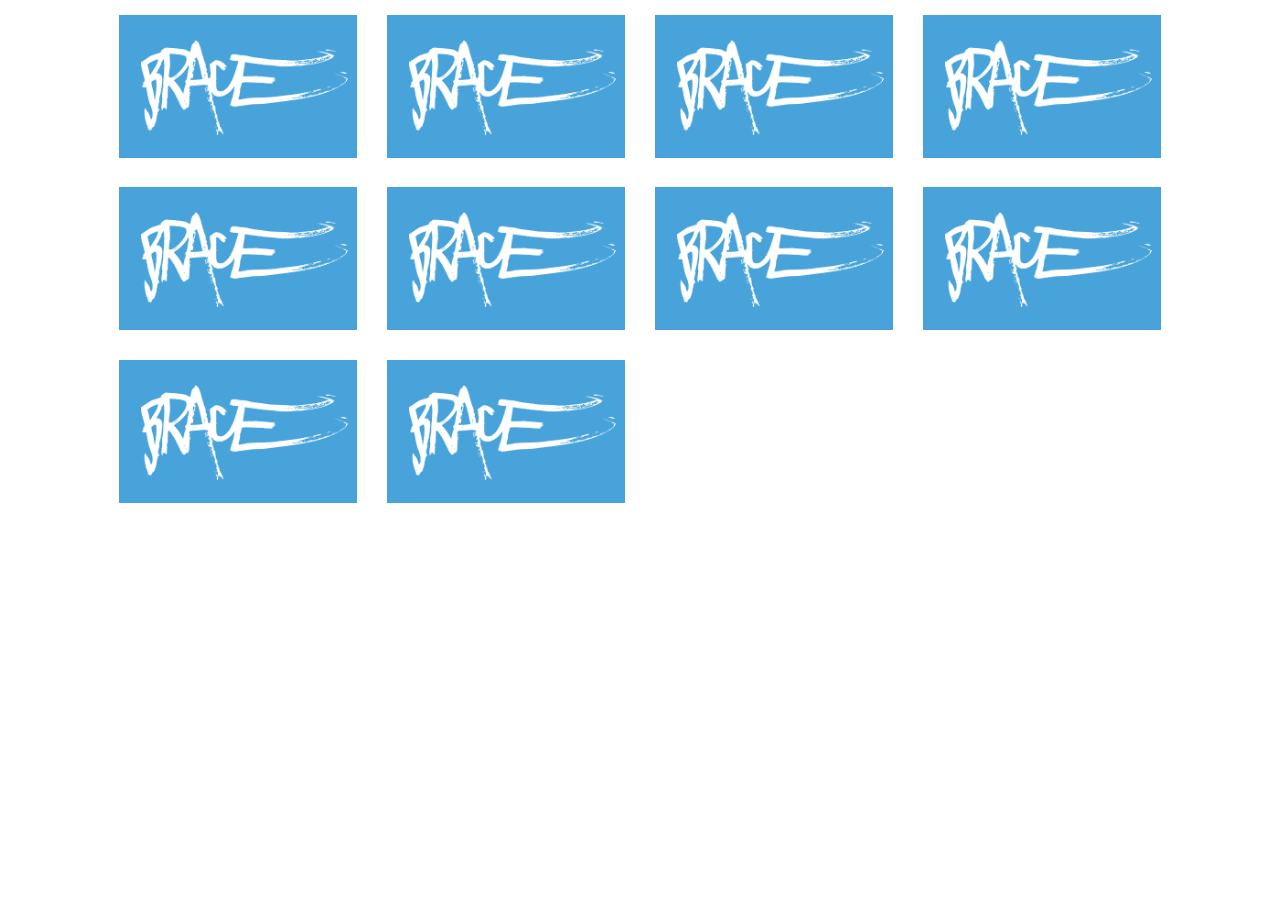
<file: grid/index.html>
<!DOCTYPE html>
<html lang="en" class="no-js">
	<head>
		<meta charset="UTF-8" />
		<meta http-equiv="X-UA-Compatible" content="IE=edge,chrome=1"> 
		<meta name="viewport" content="width=device-width, initial-scale=1.0"> 
		<title>Blueprint: Google Grid Gallery</title>
		<meta name="description" content="Blueprint: Blueprint: Google Grid Gallery" />
		<meta name="keywords" content="google getting started gallery, image gallery, image grid, template, masonry" />
		<meta name="author" content="Codrops" />
		<link rel="shortcut icon" href="../favicon.ico">
		<link rel="stylesheet" type="text/css" href="css/demo.css" />
		<link rel="stylesheet" type="text/css" href="css/component.css" />
		<script src="js/modernizr.custom.js"></script>
	</head>
	<body>
		<div class="container">
			<div id="grid-gallery" class="grid-gallery">
				<section class="grid-wrap">
					<ul class="grid">
						<li class="grid-sizer"></li><!-- for Masonry column width -->
						<li>
							<figure>
								<img src="img/thumb/1.png" alt="img01"/>
							</figure>
						</li>
						<li>
							<figure>
								<img src="img/thumb/1.png" alt="img01"/>
							</figure>
						</li>
						<li>
							<figure>
								<img src="img/thumb/1.png" alt="img01"/>
							</figure>
						</li>
						<li>
							<figure>
								<img src="img/thumb/1.png" alt="img01"/>
							</figure>
						</li>
						<li>
							<figure>
								<img src="img/thumb/1.png" alt="img01"/>
							</figure>
						</li>
						<li>
							<figure>
								<img src="img/thumb/1.png" alt="img01"/>
							</figure>
						</li>
						<li>
							<figure>
								<img src="img/thumb/1.png" alt="img01"/>
							</figure>
						</li>
						<li>
							<figure>
								<img src="img/thumb/1.png" alt="img01"/>
							</figure>
						</li>
						<li>
							<figure>
								<img src="img/thumb/1.png" alt="img01"/>
							</figure>
						</li>
						<li>
							<figure>
								<img src="img/thumb/1.png" alt="img01"/>
							</figure>
						</li>
					</ul>
				</section><!-- // grid-wrap -->
				<section class="slideshow">
					<ul>
						<li>
							<figure>
								<img src="img/large/1.png" alt="img01"/>
							</figure>
						</li>
						<li>
							<figure>
								<img src="img/large/1.png" alt="img01"/>
							</figure>
						</li>
						<li>
							<figure>
								<img src="img/large/1.png" alt="img01"/>
							</figure>
						</li>
						<li>
							<figure>
								<img src="img/large/1.png" alt="img01"/>
							</figure>
						</li>
						<li>
							<figure>
								<img src="img/large/1.png" alt="img01"/>
							</figure>
						</li>
						<li>
							<figure>
								<img src="img/large/1.png" alt="img01"/>
							</figure>
						</li>
						<li>
							<figure>
								<img src="img/large/1.png" alt="img01"/>
							</figure>
						</li>
						<li>
							<figure>
								<img src="img/large/1.png" alt="img01"/>
							</figure>
						</li>
						<li>
							<figure>
								<img src="img/large/1.png" alt="img01"/>
							</figure>
						</li>
						<li>
							<figure>
								<img src="img/large/1.png" alt="img01"/>
							</figure>
						</li>
					</ul>
					<nav>
						<span class="icon nav-prev"></span>
						<span class="icon nav-next"></span>
						<span class="icon nav-close"></span>
					</nav>
					<div class="info-keys icon">Navigate with arrow keys</div>
				</section><!-- // slideshow -->
			</div><!-- // grid-gallery -->
		</div>
		<script src="js/imagesloaded.pkgd.min.js"></script>
		<script src="js/masonry.pkgd.min.js"></script>
		<script src="js/classie.js"></script>
		<script src="js/cbpGridGallery.js"></script>
		<script>
			new CBPGridGallery( document.getElementById( 'grid-gallery' ) );
		</script>
	</body>
</html>
</file>
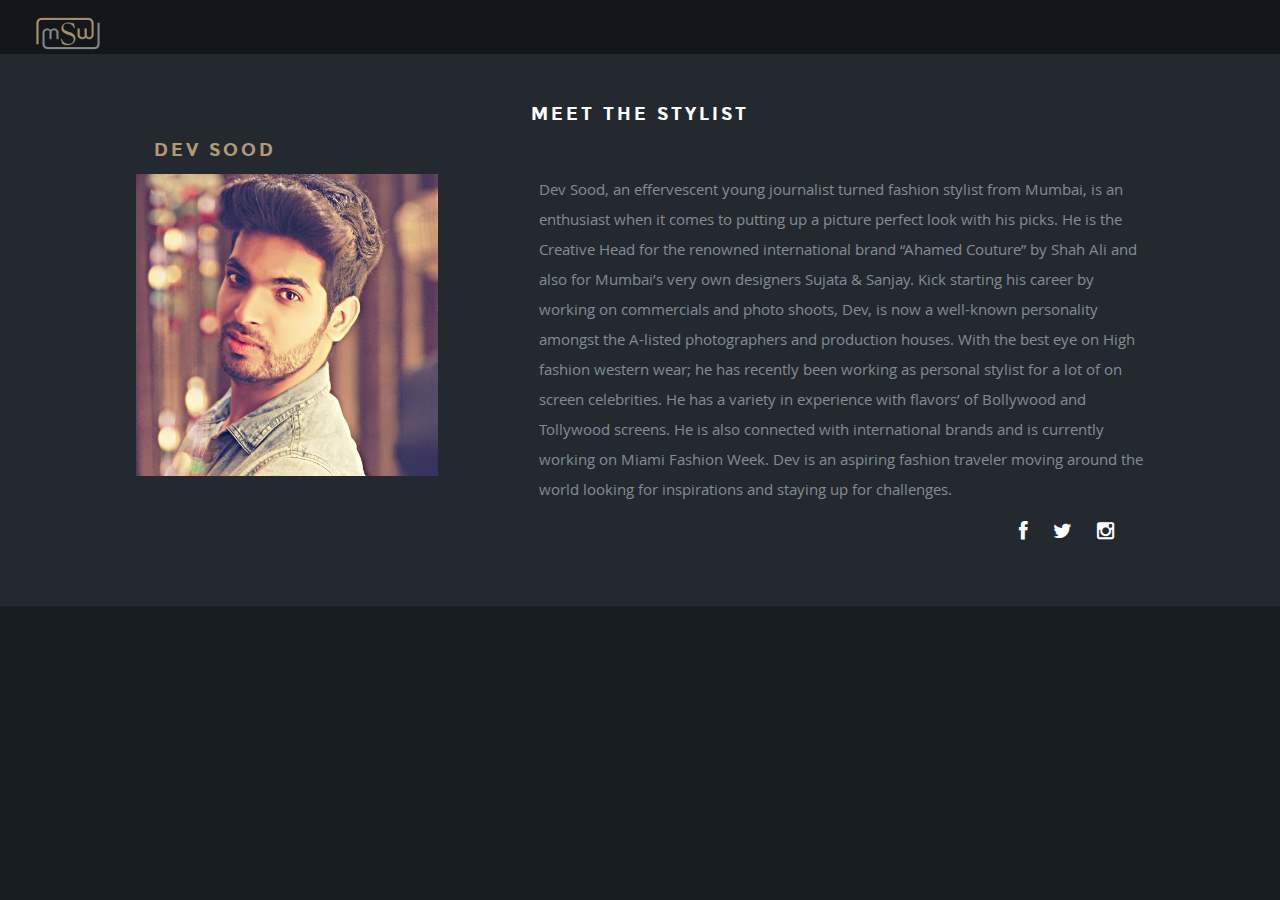
<file: dev.html>
<!DOCTYPE html>
<!--[if lt IE 8 ]><html class="no-js ie ie7" lang="en"> <![endif]-->
<!--[if IE 8 ]><html class="no-js ie ie8" lang="en"> <![endif]-->
<!--[if IE 9 ]><html class="no-js ie ie9" lang="en"> <![endif]-->
<!--[if (gte IE 8)|!(IE)]><!--><html class="no-js" lang="en"> <!--<![endif]-->
<head>

   <!--- Basic Page Needs
   ================================================== -->
   <meta charset="utf-8">
   <title>MSW - Madame Style Week</title>
   <meta name="description" content="">  
   <meta name="author" content="">

   <!-- Mobile Specific Metas
   ================================================== -->
   <meta name="viewport" content="width=device-width, initial-scale=1, maximum-scale=1">

   <!-- CSS
    ================================================== -->
   <link rel="stylesheet" href="css/default.css">
   <link rel="stylesheet" href="css/layout.css">
   <link rel="stylesheet" href="css/media-queries.css">
   <link rel="stylesheet" href="css/animate.css">
   <link rel="stylesheet" href="css/prettyPhoto.css">
   <link rel="shortcut icon" href="../favicon.ico">
   <!-- Script
   ================================================== -->
   <script src="js/modernizr.js"></script>

   <!-- Favicons
   ================================================== -->
   <link rel="shortcut icon" href="favicon.png" >
   <style type="text/css">

/* header social */
.header-social-style {
   font-size: 20px;
   font-weight: normal;
   line-height: 54px;
   color: #424a56;
   margin: 0 10px 0 0;
   padding: 0;
   float: right;
}
.header-social-style li {
   display: inline-block;
   margin-right: 20px;
}
.header-social-style li a { color: #fff; }
.header-social-style li a:hover { color: #11ABB0; }
   </style>
</head>

<body>
   <header>
      <div class="logo">
         <a href="index.html"><img alt="" src="images/tatoo.png"></a>
      </div>
   </header> <!-- Header End -->
   <section id="call-to-action">
      <div class="row section-head">
         <br>
         <h1>meet the stylist</h1>
      </div>
      <div class="row">
         <div class="seven columns">
            <h1><a>Dev Sood</a></h1>
         </div>
            <table width="100%">
               <tr>
                  <td width="30%" style="float:left">
                     <img src="images/dev_sood.jpg">
                  </td>
                  <td width="60%" style="float:right">
                     Dev Sood, an effervescent young journalist turned fashion stylist from Mumbai, is an enthusiast when it comes to putting up a picture perfect look with his picks. He is the Creative Head for the renowned international brand “Ahamed Couture” by Shah Ali and also for Mumbai’s very own designers Sujata & Sanjay. Kick starting his career by working on commercials and photo shoots, Dev, is now a well-known personality amongst the A-listed photographers and production houses. With the best eye on High fashion western wear; he has recently been working as personal stylist for a lot of on screen celebrities. He has a variety in experience with flavors’ of Bollywood and Tollywood screens. He is also connected with international brands and is currently working on Miami Fashion Week. Dev is an aspiring fashion traveler moving around the world looking for inspirations and staying up for challenges.
                  </td>
               </tr> 
               <tr>
                  <td>

                     <ul class="header-social-style">
                        <li><a href="https://www.facebook.com/pages/Vikram-Phadnis/336829589752012"><i class="fa fa-facebook"></i></a></li>
                        <li><a href="https://twitter.com/vikramphadnis23"><i class="fa fa-twitter"></i></a></li>
                        <!--<li><a href="#"><i class="fa fa-google-plus"></i></a></li>-->
                        <li><a href="http://instagram.com/vikramphadnis"><i class="fa fa-instagram"></i></a></li>
                     </ul>

                  </td>
               </tr>  
            </table>

         <!--<div class="three columns action">

            <a href="http://www.dreamhost.com/r.cgi?287326|STYLESHOUT" class="button">Sign Up Now</a>

         </div>-->

      </div>

   </section>

</body>
</file>
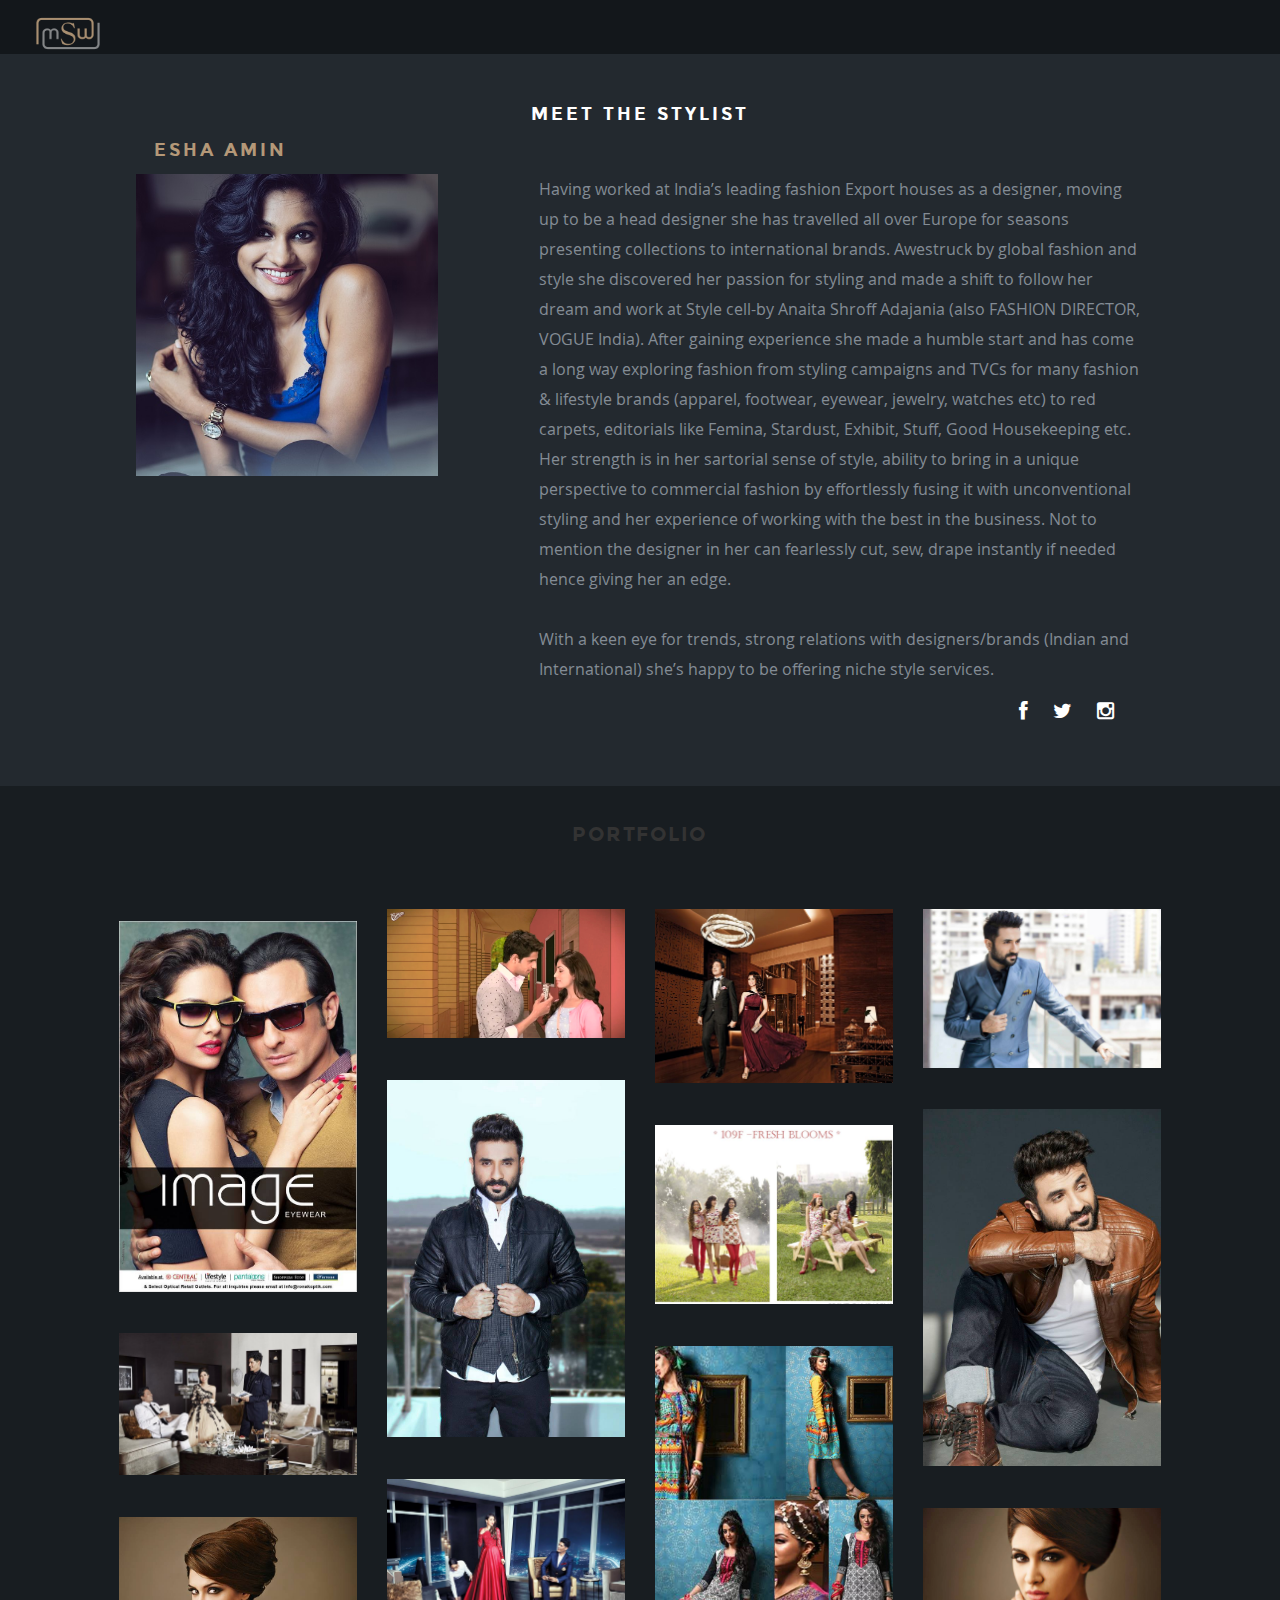
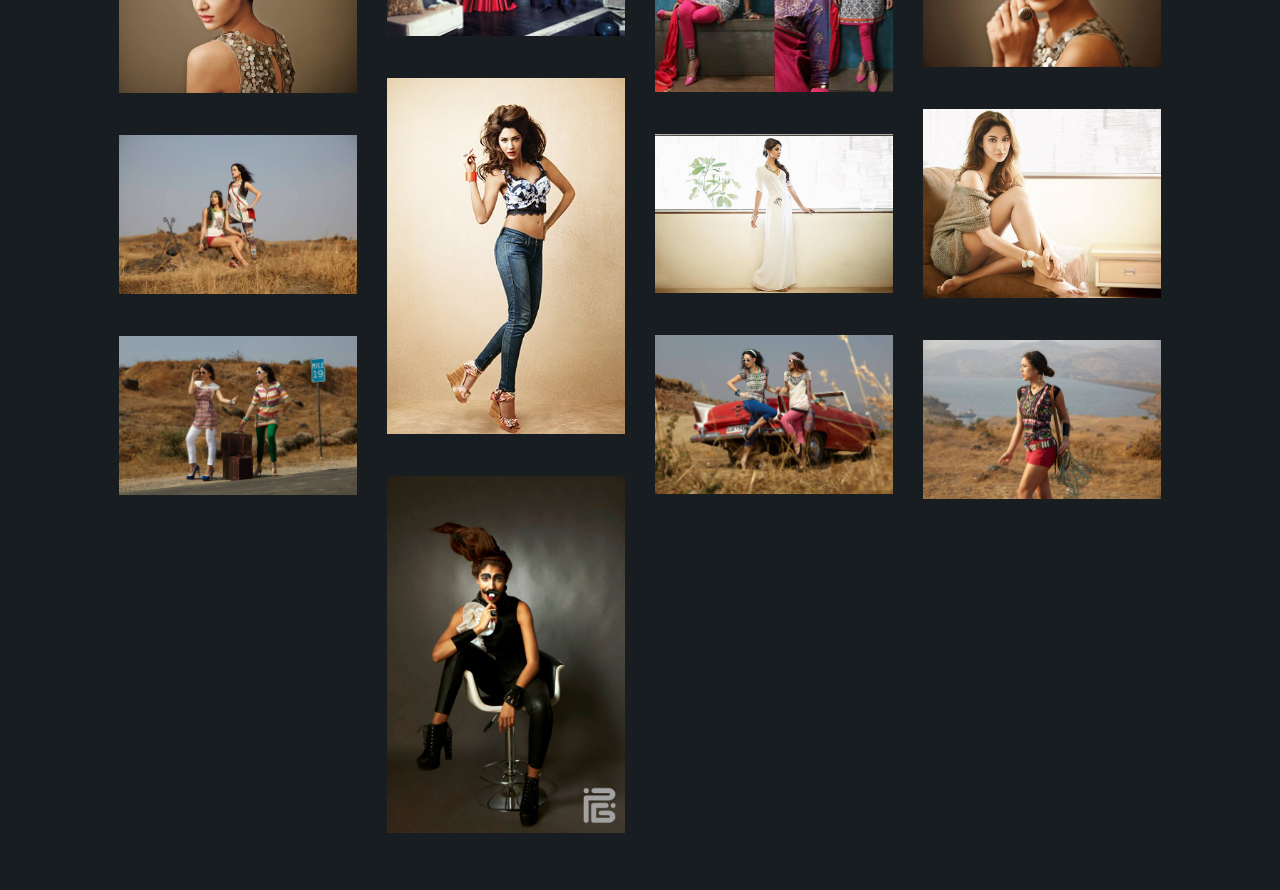
<file: esha.html>
<!DOCTYPE html>
<!--[if lt IE 8 ]><html class="no-js ie ie7" lang="en"> <![endif]-->
<!--[if IE 8 ]><html class="no-js ie ie8" lang="en"> <![endif]-->
<!--[if IE 9 ]><html class="no-js ie ie9" lang="en"> <![endif]-->
<!--[if (gte IE 8)|!(IE)]><!--><html class="no-js" lang="en"> <!--<![endif]-->
<head>

   <!--- Basic Page Needs
   ================================================== -->
   <meta charset="utf-8">
   <title>MSW - Madame Style Week</title>
   <meta name="description" content="">  
   <meta name="author" content="">

   <!-- Mobile Specific Metas
   ================================================== -->
   <meta name="viewport" content="width=device-width, initial-scale=1, maximum-scale=1">

   <!-- CSS
    ================================================== -->
   <link rel="stylesheet" href="css/default.css">
   <link rel="stylesheet" href="css/layout.css">
   <link rel="stylesheet" href="css/media-queries.css">
   <link rel="stylesheet" href="css/animate.css">
   <link rel="stylesheet" href="css/prettyPhoto.css">
   <link rel="shortcut icon" href="../favicon.ico">
   <link rel="stylesheet" type="text/css" href="grid/css/demo.css" />
   <link rel="stylesheet" type="text/css" href="grid/css/component.css" />
   <script src="grid/js/modernizr.custom.js"></script>
   <!-- Script
   ================================================== -->
   <!--<script src="js/modernizr.js"></script>

   <!-- Favicons
   ================================================== -->
   <link rel="shortcut icon" href="favicon.jpg" >
   <style type="text/css">

/* header social */
.header-social-style {
   font-size: 20px;
   font-weight: normal;
   line-height: 54px;
   color: #424a56;
   margin: 0 10px 0 0;
   padding: 0;
   float: right;
}
.header-social-style li {
   display: inline-block;
   margin-right: 20px;
}
.header-social-style li a { color: #fff; }
.header-social-style li a:hover { color: #11ABB0; }
   </style>
</head>

<body>
   <header>
      <div class="logo">
         <a href="index.html"><img alt="" src="images/tatoo.png"></a>
      </div>
   </header> <!-- Header End -->
   <section id="call-to-action">
      <div class="row section-head">
         <br>
         <h1>meet the stylist</h1>
      </div>
      <div class="row">
         <div class="seven columns">
            <h1><a>Esha Amin</a></h1>
         </div>
            <table width="100%">
               <tr>
                  <td width="30%" style="float:left">
                     <img src="images/esha.jpg">
                  </td>
                  <td width="60%" style="float:right">
                     Having worked at India’s leading fashion Export houses as a designer, moving up to be a head designer she has travelled all over Europe for seasons presenting collections to international brands. Awestruck by global fashion and style she discovered her passion for styling and made a shift to follow her dream and work at Style cell-by Anaita Shroff Adajania (also FASHION DIRECTOR, VOGUE India). After gaining experience she made a humble start and has come a long way exploring fashion from styling campaigns and TVCs for many fashion & lifestyle brands (apparel, footwear, eyewear, jewelry, watches etc) to red carpets, editorials like Femina, Stardust, Exhibit, Stuff, Good Housekeeping etc. Her strength is in her sartorial sense of style, ability to bring in a unique perspective to commercial fashion by effortlessly fusing it with unconventional styling and her experience of working with the best in the business. Not to mention the designer in her can fearlessly cut, sew, drape instantly if needed hence giving her an edge.<br><br>With a keen eye for trends, strong relations with designers/brands (Indian and International) she’s happy to be offering niche style services.
                  </td>
               </tr> 
               <tr>
                  <td>
                     <ul class="header-social-style">
                        <li><a href="https://www.facebook.com/pages/Eshaa-Amiin-Styling/783714534986722"><i class="fa fa-facebook"></i></a></li>
                        <li><a href="https://twitter.com/eshaamin"><i class="fa fa-twitter"></i></a></li>
                        <!--<li><a href="#"><i class="fa fa-google-plus"></i></a></li>-->
                        <li><a href="http://instagram.com/eshaamiin"><i class="fa fa-instagram"></i></a></li>
                     </ul>
                  </td>
               </tr>  
            </table>

         <!--<div class="three columns action">

            <a href="http://www.dreamhost.com/r.cgi?287326|STYLESHOUT" class="button">Sign Up Now</a>

         </div>-->

      </div>

   </section>
    <SECTION>
      <div class="row section-head">
         <br>
         <h1>PORTFOLIO</h1>
         <br>
      </div>
      <div class="container">
         <div id="grid-gallery" class="grid-gallery">
            <section class="grid-wrap">
               <ul class="grid">
                  <li class="grid-sizer"></li><!-- for Masonry column width -->
                  <li>
                     <figure>
                        <img src="images/esha/1.png" alt="img01"/>
                     </figure>
                  </li>
                  <li>
                     <figure>
                        <img src="images/esha/2.jpg" alt="img01"/>
                     </figure>
                  </li>
                  <li>
                     <figure>
                        <img src="images/esha/3.jpg" alt="img01"/>
                     </figure>
                  </li>
                  <li>
                     <figure>
                        <img src="images/esha/4.jpg" alt="img01"/>
                     </figure>
                  </li>
                  <li>
                     <figure>
                        <img src="images/esha/5.jpg" alt="img01"/>
                     </figure>
                  </li>
                  <li>
                     <figure>
                        <img src="images/esha/6.jpg" alt="img01"/>
                     </figure>
                  </li>
                  <li>
                     <figure>
                        <img src="images/esha/7.jpg" alt="img01"/>
                     </figure>
                  </li>
                  <li>
                     <figure>
                        <img src="images/esha/8.jpg" alt="img01"/>
                     </figure>
                  </li>
                  <li>
                     <figure>
                        <img src="images/esha/9.jpg" alt="img01"/>
                     </figure>
                  </li>
                  <li>
                     <figure>
                        <img src="images/esha/10.jpg" alt="img01"/>
                     </figure>
                  </li>
                  <li>
                     <figure>
                        <img src="images/esha/11.jpg" alt="img01"/>
                     </figure>
                  </li>
                   <li>
                     <figure>
                        <img src="images/esha/12.jpg" alt="img01"/>
                     </figure>
                  </li>
                   <li>
                     <figure>
                        <img src="images/esha/13.jpg" alt="img01"/>
                     </figure>
                  </li>
                   <li>
                     <figure>
                        <img src="images/esha/14.jpg" alt="img01"/>
                     </figure>
                  </li>
                   <li>
                     <figure>
                        <img src="images/esha/15.jpg" alt="img01"/>
                     </figure>
                  </li>
                   <li>
                     <figure>
                        <img src="images/esha/16.jpg" alt="img01"/>
                     </figure>
                  </li>
                   <li>
                     <figure>
                        <img src="images/esha/17.jpg" alt="img01"/>
                     </figure>
                  </li>
                   <li>
                     <figure>
                        <img src="images/esha/18.jpg" alt="img01"/>
                     </figure>
                  </li>
                   <li>
                     <figure>
                        <img src="images/esha/19.jpg" alt="img01"/>
                     </figure>
                  </li>
                  <li>
                     <figure>
                        <img src="images/esha/20.jpg" alt="img01"/>
                     </figure>
                  </li>
               </ul>
            </section><!-- // grid-wrap -->
            <section class="slideshow">
               <ul>
                  <li>
                     <figure>
                        <img src="images/esha/1.png" alt="img01"/>
                     </figure>
                  </li>
                  <li>
                     <figure>
                        <img src="images/esha/2.jpg" alt="img01"/>
                     </figure>
                  </li>
                  <li>
                     <figure>
                        <img src="images/esha/3.jpg" alt="img01"/>
                     </figure>
                  </li>
                  <li>
                     <figure>
                        <img src="images/esha/4.jpg" alt="img01"/>
                     </figure>
                  </li>
                  <li>
                     <figure>
                        <img src="images/esha/5.jpg" alt="img01"/>
                     </figure>
                  </li>
                  <li>
                     <figure>
                        <img src="images/esha/6.jpg" alt="img01"/>
                     </figure>
                  </li>
                  <li>
                     <figure>
                        <img src="images/esha/7.jpg" alt="img01"/>
                     </figure>
                  </li>
                  <li>
                     <figure>
                        <img src="images/esha/8.jpg" alt="img01"/>
                     </figure>
                  </li>
                  <li>
                     <figure>
                        <img src="images/esha/9.jpg" alt="img01"/>
                     </figure>
                  </li>
                  <li>
                     <figure>
                        <img src="images/esha/10.jpg" alt="img01"/>
                     </figure>
                  </li>
                  <li>
                     <figure>
                        <img src="images/esha/11.jpg" alt="img01"/>
                     </figure>
                  </li>
                   <li>
                     <figure>
                        <img src="images/esha/12.jpg" alt="img01"/>
                     </figure>
                  </li>
                   <li>
                     <figure>
                        <img src="images/esha/13.jpg" alt="img01"/>
                     </figure>
                  </li>
                   <li>
                     <figure>
                        <img src="images/esha/14.jpg" alt="img01"/>
                     </figure>
                  </li>
                   <li>
                     <figure>
                        <img src="images/esha/15.jpg" alt="img01"/>
                     </figure>
                  </li>
                   <li>
                     <figure>
                        <img src="images/esha/16.jpg" alt="img01"/>
                     </figure>
                  </li>
                   <li>
                     <figure>
                        <img src="images/esha/17.jpg" alt="img01"/>
                     </figure>
                  </li>
                   <li>
                     <figure>
                        <img src="images/esha/18.jpg" alt="img01"/>
                     </figure>
                  </li>
                   <li>
                     <figure>
                        <img src="images/esha/19.jpg" alt="img01"/>
                     </figure>
                  </li>
                  <li>
                     <figure>
                        <img src="images/esha/20.jpg" alt="img01"/>
                     </figure>
                  </li>
               </ul>
               <nav>
                  <span class="icon nav-prev"></span>
                  <span class="icon nav-next"></span>
                  <span class="icon nav-close"></span>
               </nav>
               <div class="info-keys icon">Navigate with arrow keys</div>
            </section><!-- // slideshow -->
         </div><!-- // grid-gallery -->
      </div>
      <script src="grid/js/imagesloaded.pkgd.min.js"></script>
      <script src="grid/js/masonry.pkgd.min.js"></script>
      <script src="grid/js/classie.js"></script>
      <script src="grid/js/cbpGridGallery.js"></script>
      <script>
         new CBPGridGallery( document.getElementById( 'grid-gallery' ) );
      </script>
   </SECTION>
</body>
</file>
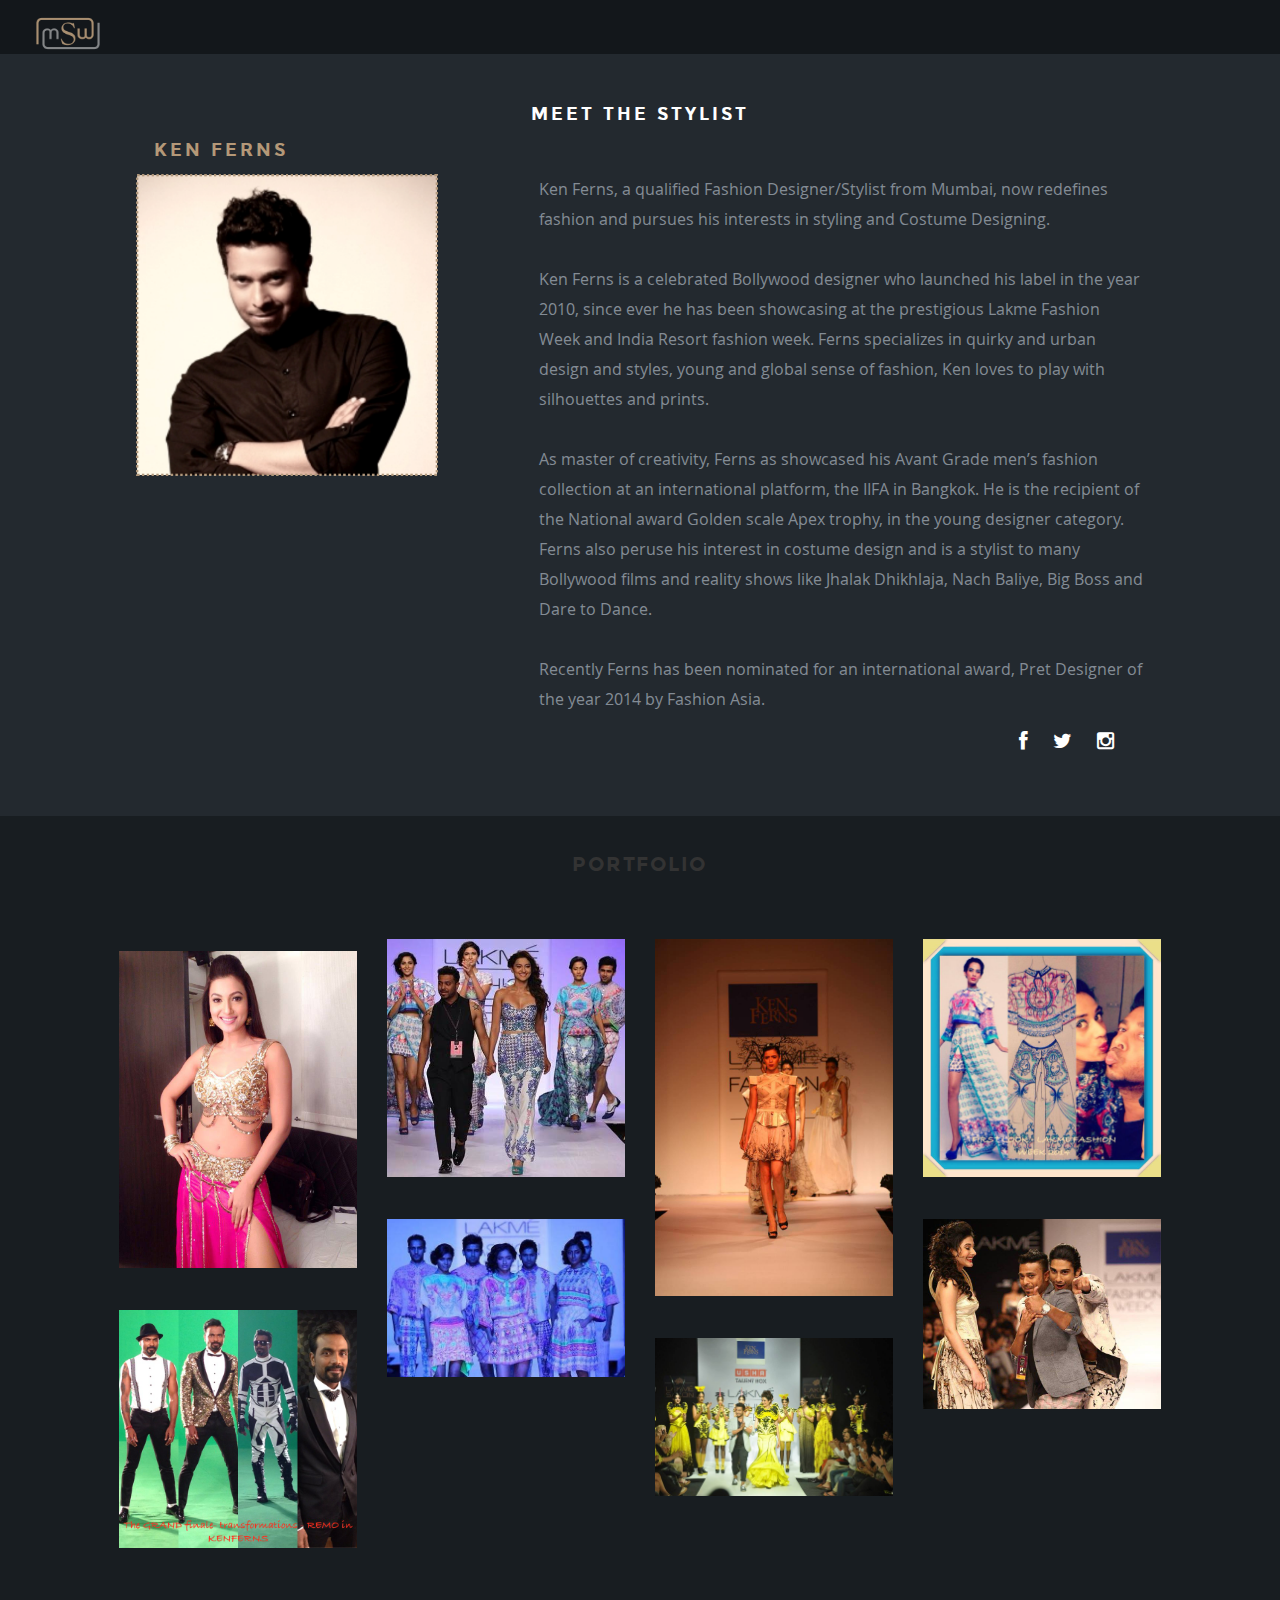
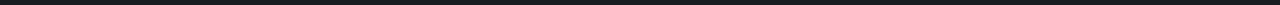
<file: ken.html>
<!DOCTYPE html>
<!--[if lt IE 8 ]><html class="no-js ie ie7" lang="en"> <![endif]-->
<!--[if IE 8 ]><html class="no-js ie ie8" lang="en"> <![endif]-->
<!--[if IE 9 ]><html class="no-js ie ie9" lang="en"> <![endif]-->
<!--[if (gte IE 8)|!(IE)]><!--><html class="no-js" lang="en"> <!--<![endif]-->
<head>

   <!--- Basic Page Needs
   ================================================== -->
   <meta charset="utf-8">
   <title>MSW - Madame Style Week</title>
   <meta name="description" content="">  
   <meta name="author" content="">

   <!-- Mobile Specific Metas
   ================================================== -->
   <meta name="viewport" content="width=device-width, initial-scale=1, maximum-scale=1">

   <!-- CSS
    ================================================== -->
   <link rel="stylesheet" href="css/default.css">
   <link rel="stylesheet" href="css/layout.css">
   <link rel="stylesheet" href="css/media-queries.css">
   <link rel="stylesheet" href="css/animate.css">
   <link rel="stylesheet" href="css/prettyPhoto.css">
   <link rel="shortcut icon" href="../favicon.ico">
   <link rel="stylesheet" type="text/css" href="grid/css/demo.css" />
   <link rel="stylesheet" type="text/css" href="grid/css/component.css" />
   <script src="grid/js/modernizr.custom.js"></script>
   <!-- Script
   ================================================== -->
   <!--<script src="js/modernizr.js"></script>

   <!-- Favicons
   ================================================== -->
   <link rel="shortcut icon" href="favicon.png" >
   <style type="text/css">

/* header social */
.header-social-style {
   font-size: 20px;
   font-weight: normal;
   line-height: 54px;
   color: #424a56;
   margin: 0 10px 0 0;
   padding: 0;
   float: right;
}
.header-social-style li {
   display: inline-block;
   margin-right: 20px;
}
.header-social-style li a { color: #fff; }
.header-social-style li a:hover { color: #11ABB0; }
   </style>
</head>

<body>
   <header>
      <div class="logo">
         <a href="index.html"><img alt="" src="images/tatoo.png"></a>
      </div>
   </header> <!-- Header End -->
   <section id="call-to-action">
      <div class="row section-head">
         <br>
         <h1>meet the stylist</h1>
      </div>
      <div class="row">
         <div class="seven columns">
            <h1><a>Ken Ferns</a></h1>
         </div>
            <table width="100%">
               <tr>
                  <td width="30%" style="float:left">
                     <img src="images/ken_ferns.png">
                  </td>
                  <td width="60%" style="float:right">
                  Ken Ferns, a qualified Fashion Designer/Stylist from Mumbai, now redefines fashion and pursues his interests in styling and Costume Designing. <br><br>Ken Ferns is a celebrated Bollywood designer who launched his label in the year 2010, since ever he has been showcasing at the prestigious Lakme Fashion Week and India Resort fashion week. Ferns specializes in quirky and urban design and styles, young and global sense of fashion, Ken loves to play with silhouettes and prints. <br><br>As master of creativity, Ferns as showcased his Avant Grade men’s fashion collection at an international platform, the IIFA in Bangkok. He is the recipient of the National award Golden scale Apex trophy, in the young designer category. Ferns also peruse his interest in costume design and is a stylist to many Bollywood films and reality shows like Jhalak Dhikhlaja, Nach Baliye, Big Boss and Dare to Dance. <br><br>Recently Ferns has been nominated for an international award, Pret Designer of the year 2014 by Fashion Asia. 
                  </td>
               </tr> 
               <tr>
                  <td>

                     <ul class="header-social-style">
                        <li><a href="https://www.facebook.com/kenferns8"><i class="fa fa-facebook"></i></a></li>
                        <li><a href="https://twitter.com/kenferns"><i class="fa fa-twitter"></i></a></li>
                        <!--<li><a href="#"><i class="fa fa-google-plus"></i></a></li>-->
                        <li><a href="http://instagram.com/kenferns8"><i class="fa fa-instagram"></i></a></li>
                     </ul>

                  </td>
               </tr>  
            </table>

         <!--<div class="three columns action">

            <a href="http://www.dreamhost.com/r.cgi?287326|STYLESHOUT" class="button">Sign Up Now</a>

         </div>-->

      </div>

   </section>
    <SECTION>
      <div class="row section-head">
         <br>
         <h1>PORTFOLIO</h1>
         <br>
      </div>
      <div class="container">
         <div id="grid-gallery" class="grid-gallery">
            <section class="grid-wrap">
               <ul class="grid">
                  <li class="grid-sizer"></li><!-- for Masonry column width -->
                  <li>
                     <figure>
                        <img src="images/ken/1.jpg" alt="img01"/>
                     </figure>
                  </li>
                  <li>
                     <figure>
                        <img src="images/ken/2.jpg" alt="img01"/>
                     </figure>
                  </li>
                  <li>
                     <figure>
                        <img src="images/ken/3.jpg" alt="img01"/>
                     </figure>
                  </li>
                  <li>
                     <figure>
                        <img src="images/ken/4.jpg" alt="img01"/>
                     </figure>
                  </li>
                  <li>
                     <figure>
                        <img src="images/ken/5.jpg" alt="img01"/>
                     </figure>
                  </li>
                  <li>
                     <figure>
                        <img src="images/ken/6.jpg" alt="img01"/>
                     </figure>
                  </li>
                  <li>
                     <figure>
                        <img src="images/ken/7.jpg" alt="img01"/>
                     </figure>
                  </li>
                  <li>
                     <figure>
                        <img src="images/ken/8.jpg" alt="img01"/>
                     </figure>
                  </li>
               </ul>
            </section><!-- // grid-wrap -->
            <section class="slideshow">
               <ul>
                  <li>
                     <figure>
                        <img src="images/ken/1.jpg" alt="img01"/>
                     </figure>
                  </li>
                  <li>
                     <figure>
                        <img src="images/ken/2.jpg" alt="img01"/>
                     </figure>
                  </li>
                  <li>
                     <figure>
                        <img src="images/ken/3.jpg" alt="img01"/>
                     </figure>
                  </li>
                  <li>
                     <figure>
                        <img src="images/ken/4.jpg" alt="img01"/>
                     </figure>
                  </li>
                  <li>
                     <figure>
                        <img src="images/ken/5.jpg" alt="img01"/>
                     </figure>
                  </li>
                  <li>
                     <figure>
                        <img src="images/ken/6.jpg" alt="img01"/>
                     </figure>
                  </li>
                  <li>
                     <figure>
                        <img src="images/ken/7.jpg" alt="img01"/>
                     </figure>
                  </li>
                  <li>
                     <figure>
                        <img src="images/ken/8.jpg" alt="img01"/>
                     </figure>
                  </li>
               </ul>
               <nav>
                  <span class="icon nav-prev"></span>
                  <span class="icon nav-next"></span>
                  <span class="icon nav-close"></span>
               </nav>
               <div class="info-keys icon">Navigate with arrow keys</div>
            </section><!-- // slideshow -->
         </div><!-- // grid-gallery -->
      </div>
      <script src="grid/js/imagesloaded.pkgd.min.js"></script>
      <script src="grid/js/masonry.pkgd.min.js"></script>
      <script src="grid/js/classie.js"></script>
      <script src="grid/js/cbpGridGallery.js"></script>
      <script>
         new CBPGridGallery( document.getElementById( 'grid-gallery' ) );
      </script>
   </SECTION>
</body>
</file>
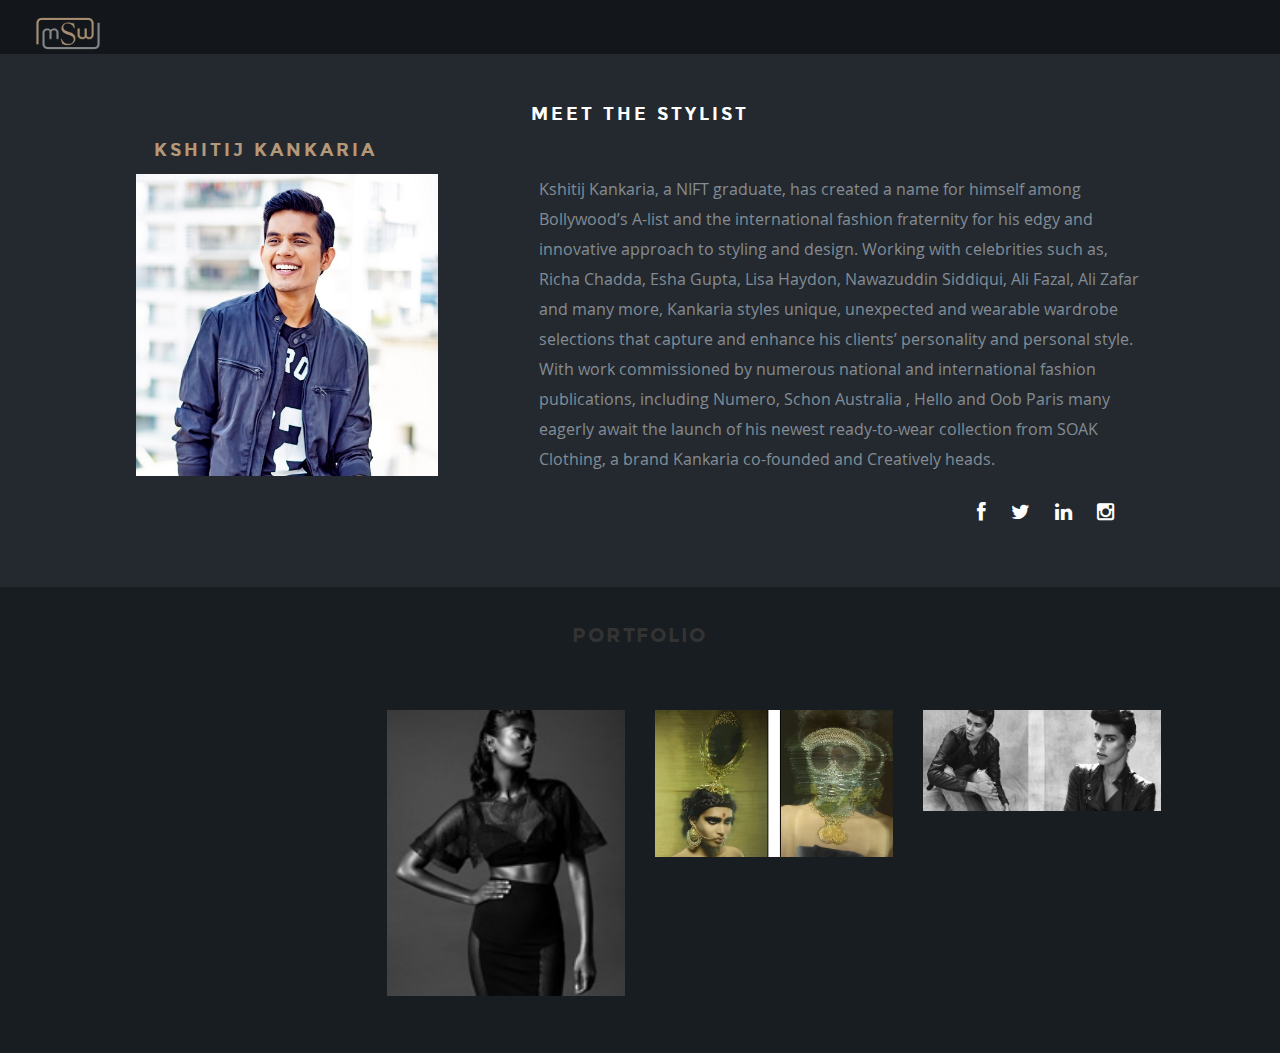
<file: kshitij.html>
<!DOCTYPE html>
<!--[if lt IE 8 ]><html class="no-js ie ie7" lang="en"> <![endif]-->
<!--[if IE 8 ]><html class="no-js ie ie8" lang="en"> <![endif]-->
<!--[if IE 9 ]><html class="no-js ie ie9" lang="en"> <![endif]-->
<!--[if (gte IE 8)|!(IE)]><!--><html class="no-js" lang="en"> <!--<![endif]-->
<head>

   <!--- Basic Page Needs
   ================================================== -->
   <meta charset="utf-8">
   <title>MSW - Madame Style Week</title>
   <meta name="description" content="">  
   <meta name="author" content="">

   <!-- Mobile Specific Metas
   ================================================== -->
   <meta name="viewport" content="width=device-width, initial-scale=1, maximum-scale=1">

   <!-- CSS
    ================================================== -->
   <link rel="stylesheet" href="css/default.css">
   <link rel="stylesheet" href="css/layout.css">
   <link rel="stylesheet" href="css/media-queries.css">
   <link rel="stylesheet" href="css/animate.css">
   <link rel="stylesheet" href="css/prettyPhoto.css">
   <link rel="shortcut icon" href="../favicon.ico">
   <link rel="stylesheet" type="text/css" href="grid/css/demo.css" />
   <link rel="stylesheet" type="text/css" href="grid/css/component.css" />
   <script src="grid/js/modernizr.custom.js"></script>
   <!-- Script
   ================================================== -->
   <!--<script src="js/modernizr.js"></script>

   <!-- Favicons
   ================================================== -->
   <link rel="shortcut icon" href="favicon.png" >
   <style type="text/css">

/* header social */
.header-social-style {
   font-size: 20px;
   font-weight: normal;
   line-height: 54px;
   color: #424a56;
   margin: 0 10px 0 0;
   padding: 0;
   float: right;
}
.header-social-style li {
   display: inline-block;
   margin-right: 20px;
}
.header-social-style li a { color: #fff; }
.header-social-style li a:hover { color: #11ABB0; }
   </style>
</head>

<body>
   <header>
      <div class="logo">
         <a href="index.html"><img alt="" src="images/tatoo.png"></a>
      </div>
   </header> <!-- Header End -->
   <section id="call-to-action">
      <div class="row section-head">
         <br>
         <h1>meet the stylist</h1>      
      </div>
      <div class="row">
         <div class="seven columns">
            <h1><a>Kshitij Kankaria</a></h1>
         </div>
            <table width="100%">
               <tr>
                  <td width="30%" style="float:left">
                     <img src="images/kshitij.jpg">
                  </td>
                  <td width="60%" style="float:right">
                     Kshitij Kankaria, a NIFT graduate, has created a name for himself among Bollywood’s A-list and the international fashion fraternity for his edgy and innovative approach to styling and design. Working with celebrities such as, Richa Chadda, Esha Gupta, Lisa Haydon, Nawazuddin Siddiqui, Ali Fazal, Ali Zafar and many more, Kankaria styles unique, unexpected and wearable wardrobe selections that capture and enhance his clients’ personality and personal style. With work commissioned by numerous national and international fashion publications, including Numero, Schon Australia , Hello and Oob Paris many eagerly await the launch of his newest ready-to-wear collection from SOAK Clothing, a brand Kankaria co-founded and Creatively heads.
                  </td>
               </tr> 
               <tr>
                  <td>

                     <ul class="header-social-style">
                        <li><a href="#"><i class="fa fa-facebook"></i></a></li>
                        <li><a href="#"><i class="fa fa-twitter"></i></a></li>
                        <li><a href="#"><i class="fa fa-linkedin"></i></a></li>
                        <li><a href="#"><i class="fa fa-instagram"></i></a></li>
                     </ul>

                  </td>
               </tr>  
            </table>

         <!--<div class="three columns action">

            <a href="http://www.dreamhost.com/r.cgi?287326|STYLESHOUT" class="button">Sign Up Now</a>

         </div>-->

      </div>
   </section>
   <SECTION>
      <div class="row section-head">
         <br>
         <h1>PORTFOLIO</h1>
         <br>
      </div>
      <div class="container">
         <div id="grid-gallery" class="grid-gallery">
            <section class="grid-wrap">
               <ul class="grid">
                  <li class="grid-sizer"></li><!-- for Masonry column width -->
                  <li>
                     <figure>
                        <img src="images/kshitij/1.jpg" alt="img01"/>
                     </figure>
                  </li>
                  <li>
                     <figure>
                        <img src="images/kshitij/2.jpg" alt="img01"/>
                     </figure>
                  </li>
                  <li>
                     <figure>
                        <img src="images/kshitij/3.jpg" alt="img01"/>
                     </figure>
                  </li>
               </ul>
            </section><!-- // grid-wrap -->
            <section class="slideshow">
               <ul>
                  <li>
                     <figure>
                        <img src="images/kshitij/1.jpg" alt="img01"/>
                     </figure>
                  </li>
                  <li>
                     <figure>
                        <img src="images/kshitij/2.jpg" alt="img01"/>
                     </figure>
                  </li>
                  <li>
                     <figure>
                        <img src="images/kshitij/3.jpg" alt="img01"/>
                     </figure>
                  </li>
               </ul>
               <nav>
                  <span class="icon nav-prev"></span>
                  <span class="icon nav-next"></span>
                  <span class="icon nav-close"></span>
               </nav>
               <div class="info-keys icon">Navigate with arrow keys</div>
            </section><!-- // slideshow -->
         </div><!-- // grid-gallery -->
      </div>
      <script src="grid/js/imagesloaded.pkgd.min.js"></script>
      <script src="grid/js/masonry.pkgd.min.js"></script>
      <script src="grid/js/classie.js"></script>
      <script src="grid/js/cbpGridGallery.js"></script>
      <script>
         new CBPGridGallery( document.getElementById( 'grid-gallery' ) );
      </script>
   </SECTION>
</body>
</file>
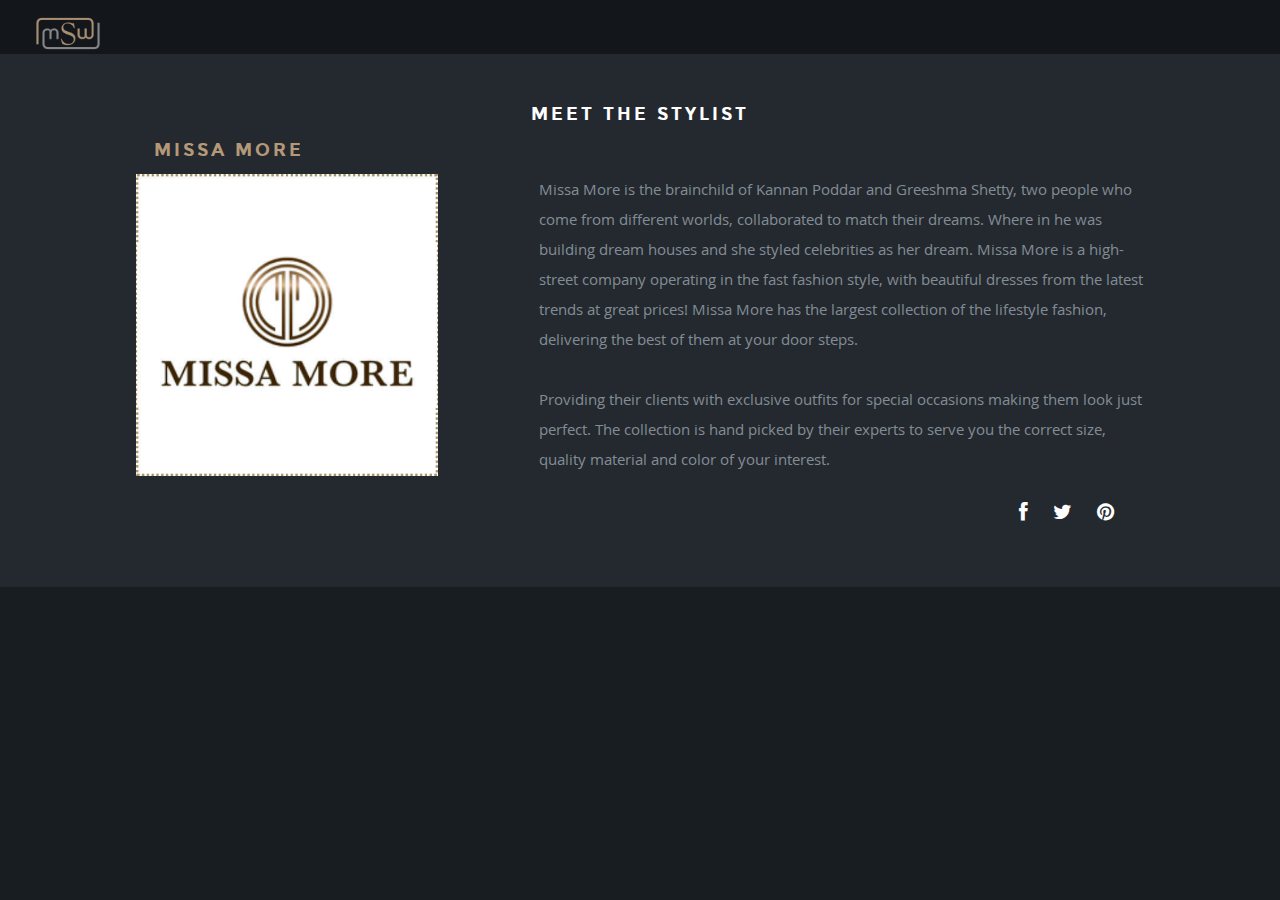
<file: missa.html>
<!DOCTYPE html>
<!--[if lt IE 8 ]><html class="no-js ie ie7" lang="en"> <![endif]-->
<!--[if IE 8 ]><html class="no-js ie ie8" lang="en"> <![endif]-->
<!--[if IE 9 ]><html class="no-js ie ie9" lang="en"> <![endif]-->
<!--[if (gte IE 8)|!(IE)]><!--><html class="no-js" lang="en"> <!--<![endif]-->
<head>

   <!--- Basic Page Needs
   ================================================== -->
   <meta charset="utf-8">
   <title>MSW - Madame Style Week</title>
   <meta name="description" content="">  
   <meta name="author" content="">

   <!-- Mobile Specific Metas
   ================================================== -->
   <meta name="viewport" content="width=device-width, initial-scale=1, maximum-scale=1">

   <!-- CSS
    ================================================== -->
   <link rel="stylesheet" href="css/default.css">
   <link rel="stylesheet" href="css/layout.css">
   <link rel="stylesheet" href="css/media-queries.css">
   <link rel="stylesheet" href="css/animate.css">
   <link rel="stylesheet" href="css/prettyPhoto.css">
   <link rel="shortcut icon" href="../favicon.ico">
   <!-- Script
   ================================================== -->
   <script src="js/modernizr.js"></script>

   <!-- Favicons
   ================================================== -->
   <link rel="shortcut icon" href="favicon.png" >
   <style type="text/css">

/* header social */
.header-social-style {
   font-size: 20px;
   font-weight: normal;
   line-height: 54px;
   color: #424a56;
   margin: 0 10px 0 0;
   padding: 0;
   float: right;
}
.header-social-style li {
   display: inline-block;
   margin-right: 20px;
}
.header-social-style li a { color: #fff; }
.header-social-style li a:hover { color: #11ABB0; }
   </style>
</head>

<body>
   <header>
      <div class="logo">
         <a href="index.html"><img alt="" src="images/tatoo.png"></a>
      </div>
   </header> <!-- Header End -->
   <section id="call-to-action">
      <div class="row section-head">
         <br>
         <h1>meet the stylist</h1>
      </div>
      <div class="row">
         <div class="seven columns">
            <h1><a>Missa More</a></h1>
         </div>
            <table width="100%">
               <tr>
                  <td width="30%" style="float:left">
                     <img src="images/missa_more.jpg">
                  </td>
                  <td width="60%" style="float:right">
                     Missa More is the brainchild of Kannan Poddar and Greeshma Shetty, two people who come from different worlds, collaborated to match their dreams. Where in he was building dream houses and she styled celebrities as her dream. Missa More is a high-street company operating in the fast fashion style, with beautiful dresses from the latest trends at great prices! Missa More has the largest collection of the lifestyle fashion, delivering the best of them at your door steps.<br><br> Providing their clients with exclusive outfits for special occasions making them look just perfect. The collection is hand picked by their experts to serve you the correct size, quality material and color of your interest.
                  </td>
               </tr> 
               <tr>
                  <td>

                     <ul class="header-social-style">
                        <li><a href="https://www.facebook.com/missamoreclothing"><i class="fa fa-facebook"></i></a></li>
                        <li><a href="https://twitter.com/clothing_mm"><i class="fa fa-twitter"></i></a></li>
                        <!--<li><a href="#"><i class="fa fa-google-plus"></i></a></li>-->
                        <li><a href="http://www.pinterest.com/mmclothing/"><i class="fa fa-pinterest"></i></a></li>
                     </ul>

                  </td>
               </tr>  
            </table>

         <!--<div class="three columns action">

            <a href="http://www.dreamhost.com/r.cgi?287326|STYLESHOUT" class="button">Sign Up Now</a>

         </div>-->

      </div>

   </section>

</body>
</file>
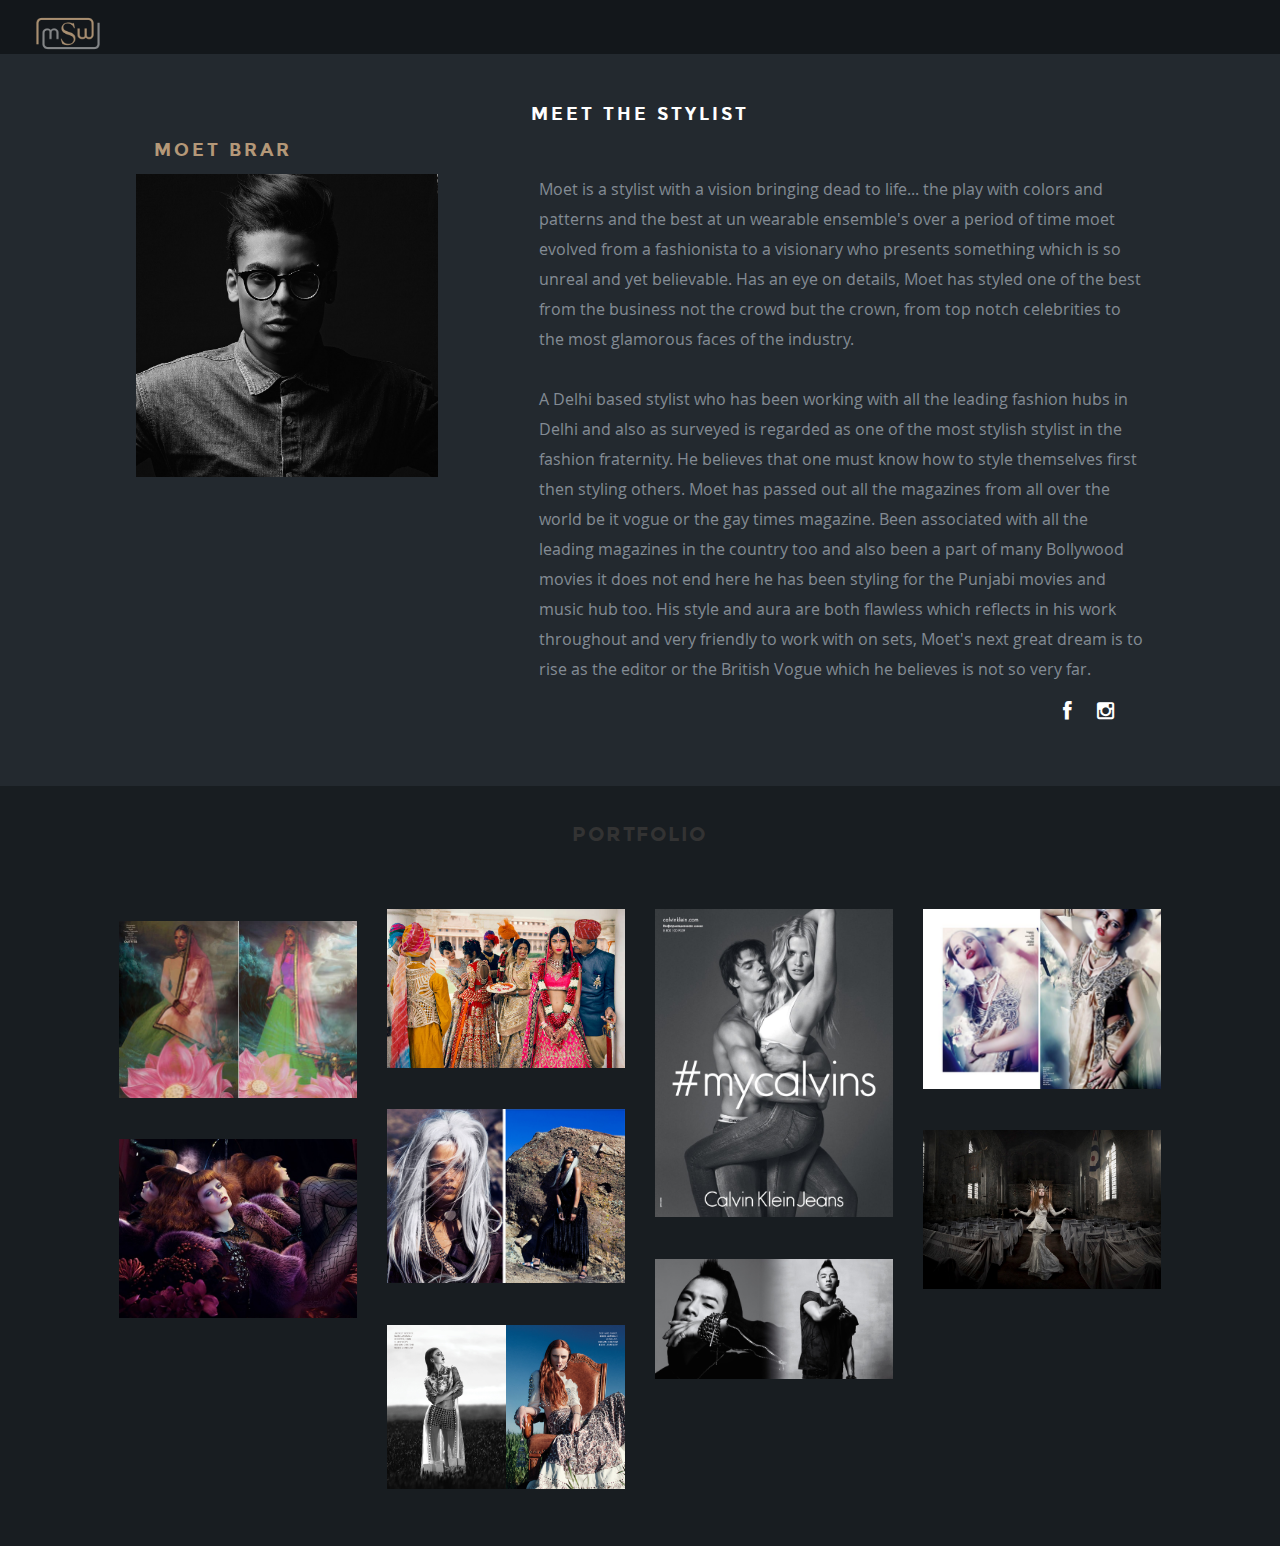
<file: moet.html>
<!DOCTYPE html>
<!--[if lt IE 8 ]><html class="no-js ie ie7" lang="en"> <![endif]-->
<!--[if IE 8 ]><html class="no-js ie ie8" lang="en"> <![endif]-->
<!--[if IE 9 ]><html class="no-js ie ie9" lang="en"> <![endif]-->
<!--[if (gte IE 8)|!(IE)]><!--><html class="no-js" lang="en"> <!--<![endif]-->
<head>

   <!--- Basic Page Needs
   ================================================== -->
   <meta charset="utf-8">
   <title>MSW - Madame Style Week</title>
   <meta name="description" content="">  
   <meta name="author" content="">

   <!-- Mobile Specific Metas
   ================================================== -->
   <meta name="viewport" content="width=device-width, initial-scale=1, maximum-scale=1">

   <!-- CSS
    ================================================== -->
   <link rel="stylesheet" href="css/default.css">
   <link rel="stylesheet" href="css/layout.css">
   <link rel="stylesheet" href="css/media-queries.css">
   <link rel="stylesheet" href="css/animate.css">
   <link rel="stylesheet" href="css/prettyPhoto.css">
   <link rel="shortcut icon" href="../favicon.ico">
   <link rel="stylesheet" type="text/css" href="grid/css/demo.css" />
   <link rel="stylesheet" type="text/css" href="grid/css/component.css" />
   <script src="grid/js/modernizr.custom.js"></script>
   <!-- Script
   ================================================== -->
   <!--<script src="js/modernizr.js"></script>

   <!-- Favicons
   ================================================== -->
   <link rel="shortcut icon" href="favicon.jpg" >
   <style type="text/css">

/* header social */
.header-social-style {
   font-size: 20px;
   font-weight: normal;
   line-height: 54px;
   color: #424a56;
   margin: 0 10px 0 0;
   padding: 0;
   float: right;
}
.header-social-style li {
   display: inline-block;
   margin-right: 20px;
}
.header-social-style li a { color: #fff; }
.header-social-style li a:hover { color: #11ABB0; }
   </style>
</head>

<body>
   <header>
      <div class="logo">
         <a href="index.html"><img alt="" src="images/tatoo.png"></a>
      </div>
   </header> <!-- Header End -->
   <section id="call-to-action">
      <div class="row section-head">
         <br>
         <h1>meet the stylist</h1>         
      </div>
      <div class="row">
         <div class="seven columns">
            <h1><a>Moet Brar</a></h1>
         </div>
            <table width="100%">
               <tr>
                  <td width="30%" style="float:left">
                     <img src="images/moet.jpg">
                  </td>
                  <td width="60%" style="float:right">
                     Moet is a stylist with a vision bringing dead to life... the play with colors and patterns and the best at un wearable ensemble's over a period of time moet evolved from a fashionista to a visionary who presents something which is so unreal and yet believable. Has an eye on details, Moet has styled one of the best from the business not the crowd but the crown, from top notch celebrities to the most glamorous faces of the industry.<br><br>A Delhi based stylist who has been working with all the leading fashion hubs in Delhi and also as surveyed is regarded as one of the most stylish stylist in the fashion fraternity. He believes that one must know how to style themselves first then styling others. Moet has passed out all the magazines from all over the world be it vogue or the gay times magazine. Been associated with all the leading magazines in the country too and also been a part of many Bollywood movies it does not end here he has been styling for the Punjabi movies and music hub too. His style and aura are both flawless which reflects in his work throughout and very friendly to work with on sets, Moet's next great dream is to rise as the editor or the British Vogue which he believes is not so very far.
                  </td>
               </tr> 
               <tr>
                  <td>

                     <ul class="header-social-style">
                        <li><a href="https://www.facebook.com/Mojazz.1?fref=ts%20Moet%20Thestylist"><i class="fa fa-facebook"></i></a></li>
                        <!--<li><a href="https://twitter.com/vikramphadnis23"><i class="fa fa-twitter"></i></a></li>-->
                        <!--<li><a href="#"><i class="fa fa-google-plus"></i></a></li>-->
                        <li><a href="http://instagram.com/prawn__star"><i class="fa fa-instagram"></i></a></li>
                     </ul>

                  </td>
               </tr>  
            </table>

         <!--<div class="three columns action">

            <a href="http://www.dreamhost.com/r.cgi?287326|STYLESHOUT" class="button">Sign Up Now</a>

         </div>-->

      </div>

   </section>
   <SECTION>
      <div class="row section-head">
         <br>
         <h1>PORTFOLIO</h1>
         <br>
      </div>
      <div class="container">
         <div id="grid-gallery" class="grid-gallery">
            <section class="grid-wrap">
               <ul class="grid">
                  <li class="grid-sizer"></li><!-- for Masonry column width -->
                  <li>
                     <figure>
                        <img src="images/moet/1.jpg" alt="img01"/>
                     </figure>
                  </li>
                  <li>
                     <figure>
                        <img src="images/moet/2.jpg" alt="img01"/>
                     </figure>
                  </li>
                  <li>
                     <figure>
                        <img src="images/moet/3.jpg" alt="img01"/>
                     </figure>
                  </li>
                  <li>
                     <figure>
                        <img src="images/moet/4.jpg" alt="img01"/>
                     </figure>
                  </li>
                  <li>
                     <figure>
                        <img src="images/moet/5.jpg" alt="img01"/>
                     </figure>
                  </li>
                  <li>
                     <figure>
                        <img src="images/moet/6.jpg" alt="img01"/>
                     </figure>
                  </li>
                  <li>
                     <figure>
                        <img src="images/moet/7.jpg" alt="img01"/>
                     </figure>
                  </li>
                  <li>
                     <figure>
                        <img src="images/moet/8.jpg" alt="img01"/>
                     </figure>
                  </li>
                  <li>
                     <figure>
                        <img src="images/moet/9.jpg" alt="img01"/>
                     </figure>
                  </li>
               </ul>
            </section><!-- // grid-wrap -->
            <section class="slideshow">
               <ul>
                  <li>
                     <figure>
                        <img src="images/moet/1.jpg" alt="img01"/>
                     </figure>
                  </li>
                  <li>
                     <figure>
                        <img src="images/moet/2.jpg" alt="img01"/>
                     </figure>
                  </li>
                  <li>
                     <figure>
                        <img src="images/moet/3.jpg" alt="img01"/>
                     </figure>
                  </li>
                  <li>
                     <figure>
                        <img src="images/moet/4.jpg" alt="img01"/>
                     </figure>
                  </li>
                  <li>
                     <figure>
                        <img src="images/moet/5.jpg" alt="img01"/>
                     </figure>
                  </li>
                  <li>
                     <figure>
                        <img src="images/moet/6.jpg" alt="img01"/>
                     </figure>
                  </li>
                  <li>
                     <figure>
                        <img src="images/moet/7.jpg" alt="img01"/>
                     </figure>
                  </li>
                  <li>
                     <figure>
                        <img src="images/moet/8.jpg" alt="img01"/>
                     </figure>
                  </li>
                  <li>
                     <figure>
                        <img src="images/moet/9.jpg" alt="img01"/>
                     </figure>
                  </li>
               </ul>
               <nav>
                  <span class="icon nav-prev"></span>
                  <span class="icon nav-next"></span>
                  <span class="icon nav-close"></span>
               </nav>
               <div class="info-keys icon">Navigate with arrow keys</div>
            </section><!-- // slideshow -->
         </div><!-- // grid-gallery -->
      </div>
      <script src="grid/js/imagesloaded.pkgd.min.js"></script>
      <script src="grid/js/masonry.pkgd.min.js"></script>
      <script src="grid/js/classie.js"></script>
      <script src="grid/js/cbpGridGallery.js"></script>
      <script>
         new CBPGridGallery( document.getElementById( 'grid-gallery' ) );
      </script>
   </SECTION>
</body>
</file>
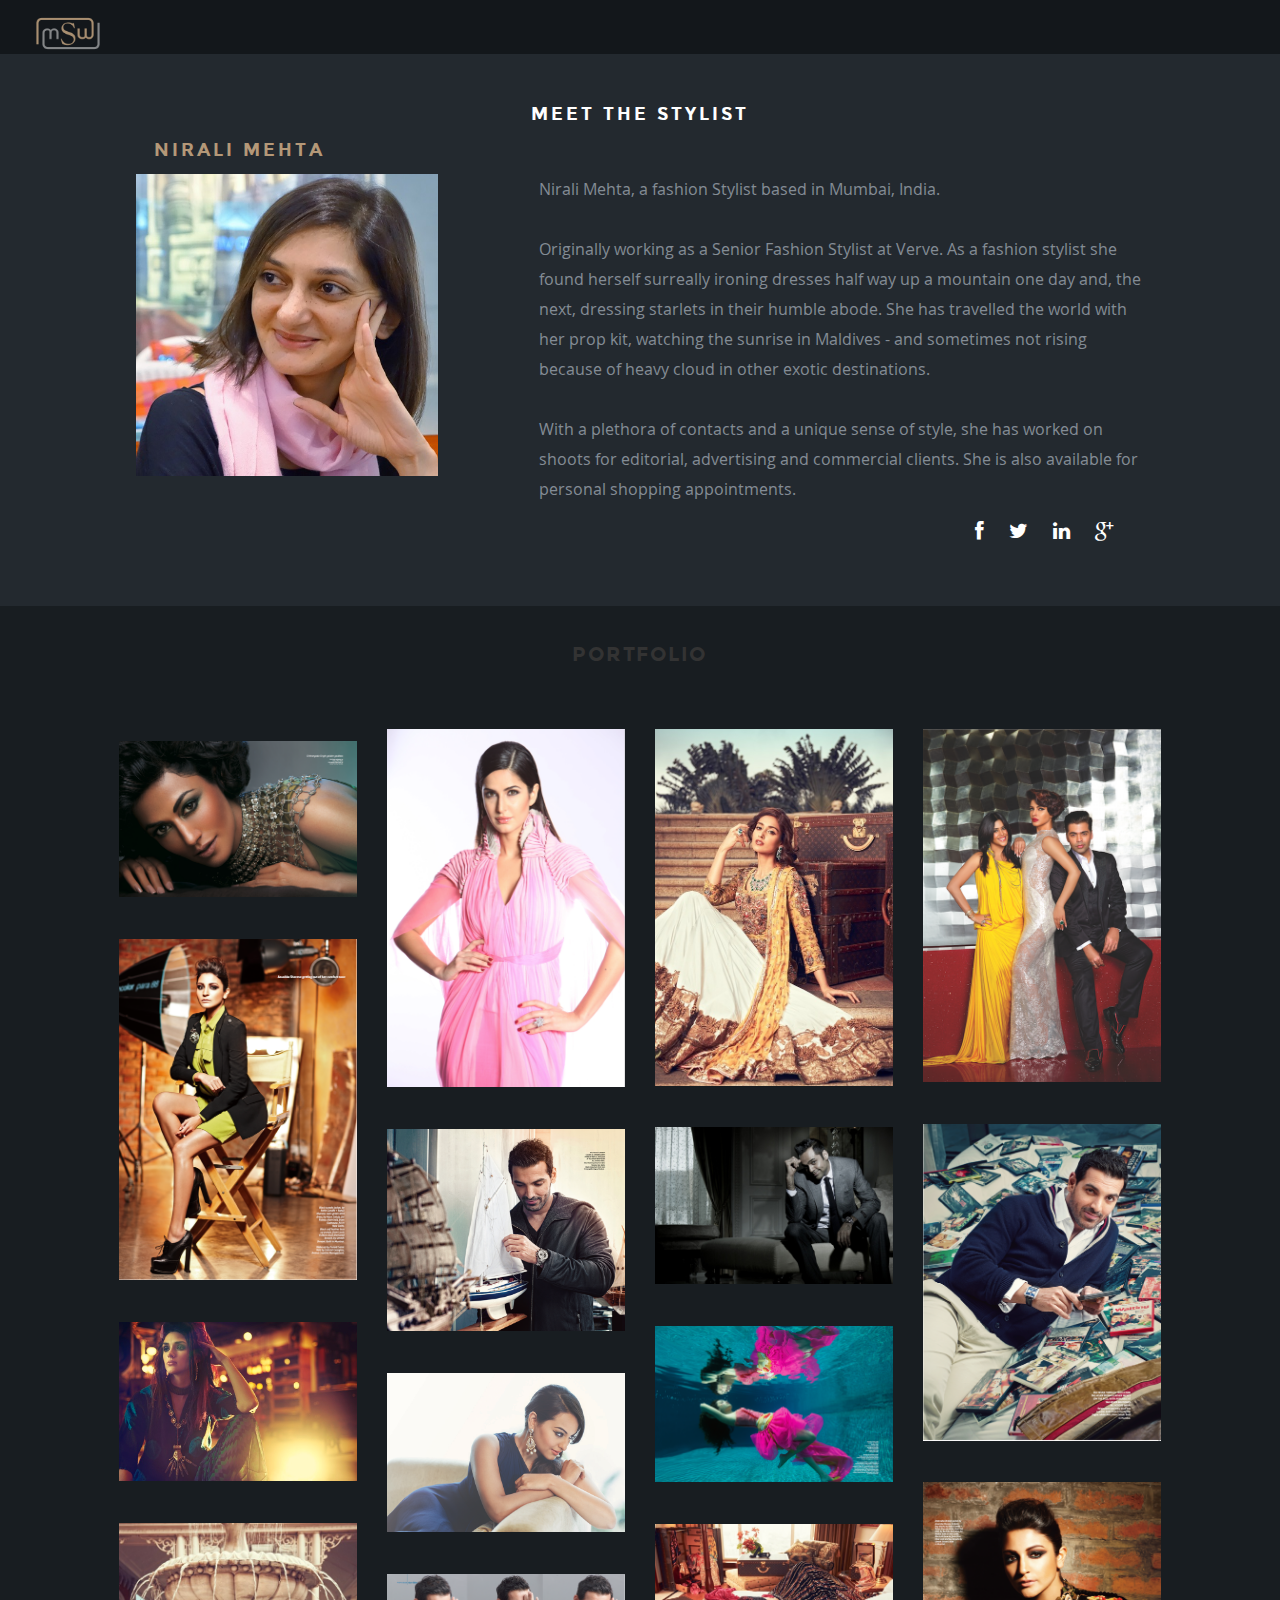
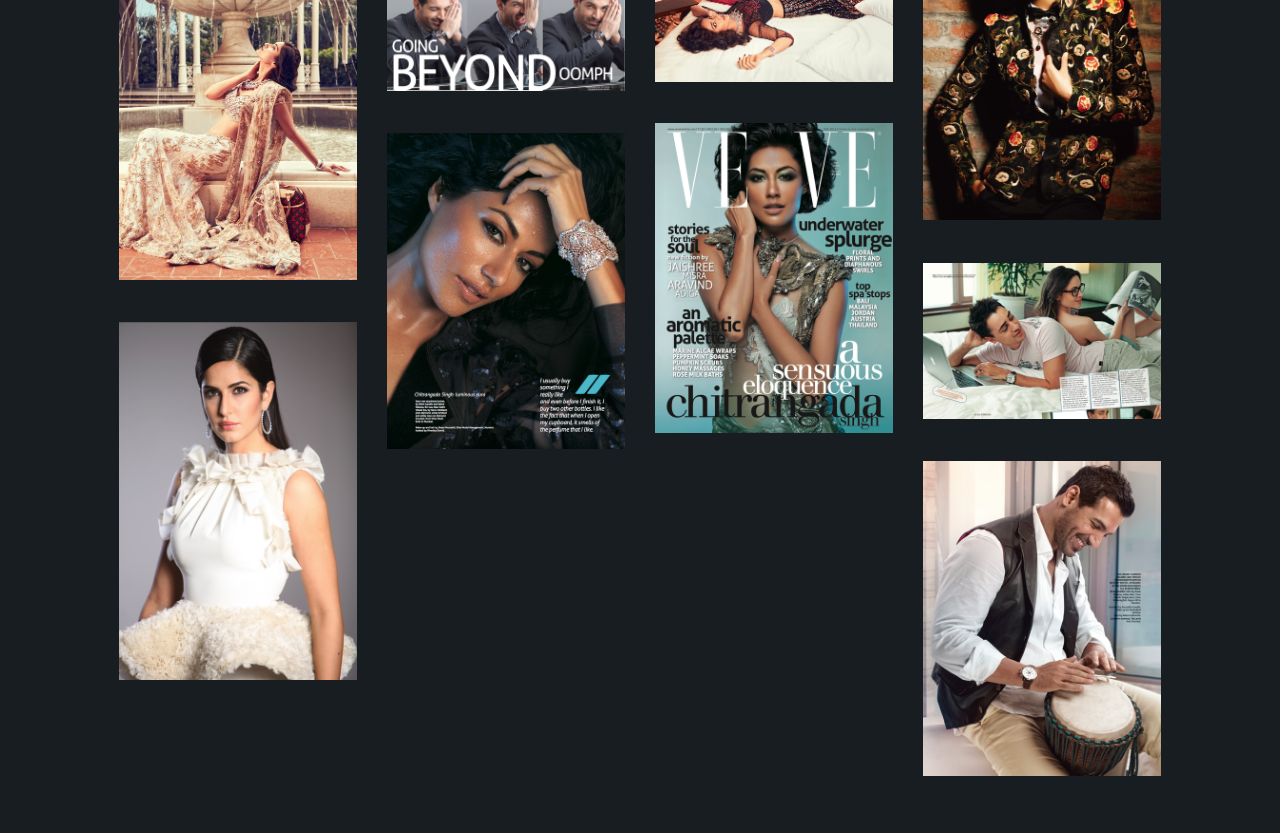
<file: nirali.html>
<!DOCTYPE html>
<!--[if lt IE 8 ]><html class="no-js ie ie7" lang="en"> <![endif]-->
<!--[if IE 8 ]><html class="no-js ie ie8" lang="en"> <![endif]-->
<!--[if IE 9 ]><html class="no-js ie ie9" lang="en"> <![endif]-->
<!--[if (gte IE 8)|!(IE)]><!--><html class="no-js" lang="en"> <!--<![endif]-->
<head>

   <!--- Basic Page Needs
   ================================================== -->
   <meta charset="utf-8">
   <title>MSW - Madame Style Week</title>
   <meta name="description" content="">  
   <meta name="author" content="">

   <!-- Mobile Specific Metas
   ================================================== -->
   <meta name="viewport" content="width=device-width, initial-scale=1, maximum-scale=1">

   <!-- CSS
    ================================================== -->
   <link rel="stylesheet" href="css/default.css">
   <link rel="stylesheet" href="css/layout.css">
   <link rel="stylesheet" href="css/media-queries.css">
   <link rel="stylesheet" href="css/animate.css">
   <link rel="stylesheet" href="css/prettyPhoto.css">
   <link rel="shortcut icon" href="../favicon.ico">
   <link rel="stylesheet" type="text/css" href="grid/css/demo.css" />
   <link rel="stylesheet" type="text/css" href="grid/css/component.css" />
   <script src="grid/js/modernizr.custom.js"></script>
   <!-- Script
   ================================================== -->
   <!--<script src="js/modernizr.js"></script>

   <!-- Favicons
   ================================================== -->
   <link rel="shortcut icon" href="favicon.png" >
   <style type="text/css">

/* header social */
.header-social-style {
   font-size: 20px;
   font-weight: normal;
   line-height: 54px;
   color: #424a56;
   margin: 0 10px 0 0;
   padding: 0;
   float: right;
}
.header-social-style li {
   display: inline-block;
   margin-right: 20px;
}
.header-social-style li a { color: #fff; }
.header-social-style li a:hover { color: #11ABB0; }
   </style>
</head>

<body>
   <header>
      <div class="logo">
         <a href="index.html"><img alt="" src="images/tatoo.png"></a>
      </div>
   </header> <!-- Header End -->
   <section id="call-to-action">
      <div class="row section-head">
         <br>
         <h1>meet the stylist</h1>       
      </div>
      <div class="row">
         <div class="seven columns">
            <h1><a>Nirali Mehta</a></h1>
         </div>
            <table width="100%">
               <tr>
                  <td width="30%" style="float:left">
                     <img src="images/nirali_mehta.png">
                  </td>
                  <td width="60%" style="float:right">
                     Nirali Mehta, a fashion Stylist based in Mumbai, India.<br><br>Originally working as a Senior Fashion Stylist at Verve. As a fashion stylist she found herself surreally ironing dresses half way up a mountain one day and, the next, dressing starlets in their humble abode. She has travelled the world with her prop kit, watching the sunrise in Maldives - and sometimes not rising because of heavy cloud in other exotic destinations.<br><br>With a plethora of contacts and a unique sense of style, she has worked on shoots for editorial, advertising and commercial clients.  She is also available for personal shopping appointments.
                  </td>
               </tr> 
               <tr>
                  <td>

                     <ul class="header-social-style">
                        <li><a href="https://www.facebook.com/niralimehtastylist"><i class="fa fa-facebook"></i></a></li>
                        <li><a href="https://twitter.com/NiraliMehta"><i class="fa fa-twitter"></i></a></li>
                        <li><a href="https://www.linkedin.com/pub/nirali-mehta/17/806/61a"><i class="fa fa-linkedin"></i></a></li>
                        <li><a href="https://plus.google.com/110679847385185996699/posts"><i class="fa fa-google-plus"></i></a></li>
                     </ul>

                  </td>
               </tr>  
            </table>

         <!--<div class="three columns action">

            <a href="http://www.dreamhost.com/r.cgi?287326|STYLESHOUT" class="button">Sign Up Now</a>

         </div>-->

      </div>

   </section>
   <SECTION>
      <div class="row section-head">
         <br>
         <h1>PORTFOLIO</h1>
         <br>
      </div>
      <div class="container">
         <div id="grid-gallery" class="grid-gallery">
            <section class="grid-wrap">
               <ul class="grid">
                  <li class="grid-sizer"></li><!-- for Masonry column width -->
                  <li>
                     <figure>
                        <img src="images/nirali/1.png" alt="img01"/>
                     </figure>
                  </li>
                  <li>
                     <figure>
                        <img src="images/nirali/2.jpg" alt="img01"/>
                     </figure>
                  </li>
                  <li>
                     <figure>
                        <img src="images/nirali/3.png" alt="img01"/>
                     </figure>
                  </li>
                  <li>
                     <figure>
                        <img src="images/nirali/4.png" alt="img01"/>
                     </figure>
                  </li>
                  <li>
                     <figure>
                        <img src="images/nirali/5.png" alt="img01"/>
                     </figure>
                  </li>
                  <li>
                     <figure>
                        <img src="images/nirali/6.png" alt="img01"/>
                     </figure>
                  </li>
                  <li>
                     <figure>
                        <img src="images/nirali/7.jpg" alt="img01"/>
                     </figure>
                  </li>
                  <li>
                     <figure>
                        <img src="images/nirali/8.png" alt="img01"/>
                     </figure>
                  </li>
                  <li>
                     <figure>
                        <img src="images/nirali/9.jpg" alt="img01"/>
                     </figure>
                  </li>
                  <li>
                     <figure>
                        <img src="images/nirali/10.png" alt="img01"/>
                     </figure>
                  </li>
                  <li>
                     <figure>
                        <img src="images/nirali/11.jpg" alt="img01"/>
                     </figure>
                  </li>
                   <li>
                     <figure>
                        <img src="images/nirali/12.png" alt="img01"/>
                     </figure>
                  </li>
                   <li>
                     <figure>
                        <img src="images/nirali/13.jpg" alt="img01"/>
                     </figure>
                  </li>
                   <li>
                     <figure>
                        <img src="images/nirali/14.jpg" alt="img01"/>
                     </figure>
                  </li>
                   <li>
                     <figure>
                        <img src="images/nirali/15.png" alt="img01"/>
                     </figure>
                  </li>
                   <li>
                     <figure>
                        <img src="images/nirali/16.png" alt="img01"/>
                     </figure>
                  </li>
                   <li>
                     <figure>
                        <img src="images/nirali/17.png" alt="img01"/>
                     </figure>
                  </li>
                   <li>
                     <figure>
                        <img src="images/nirali/18.png" alt="img01"/>
                     </figure>
                  </li>
                   <li>
                     <figure>
                        <img src="images/nirali/19.png" alt="img01"/>
                     </figure>
                  </li>
                  <li>
                     <figure>
                        <img src="images/nirali/20.png" alt="img01"/>
                     </figure>
                  </li>
               </ul>
            </section><!-- // grid-wrap -->
            <section class="slideshow">
               <ul>
                  <li>
                     <figure>
                        <img src="images/nirali/1.png" alt="img01"/>
                     </figure>
                  </li>
                  <li>
                     <figure>
                        <img src="images/nirali/2.jpg" alt="img01"/>
                     </figure>
                  </li>
                  <li>
                     <figure>
                        <img src="images/nirali/3.png" alt="img01"/>
                     </figure>
                  </li>
                  <li>
                     <figure>
                        <img src="images/nirali/4.png" alt="img01"/>
                     </figure>
                  </li>
                  <li>
                     <figure>
                        <img src="images/nirali/5.png" alt="img01"/>
                     </figure>
                  </li>
                  <li>
                     <figure>
                        <img src="images/nirali/6.png" alt="img01"/>
                     </figure>
                  </li>
                  <li>
                     <figure>
                        <img src="images/nirali/7.jpg" alt="img01"/>
                     </figure>
                  </li>
                  <li>
                     <figure>
                        <img src="images/nirali/8.png" alt="img01"/>
                     </figure>
                  </li>
                  <li>
                     <figure>
                        <img src="images/nirali/9.jpg" alt="img01"/>
                     </figure>
                  </li>
                  <li>
                     <figure>
                        <img src="images/nirali/10.png" alt="img01"/>
                     </figure>
                  </li>
                  <li>
                     <figure>
                        <img src="images/nirali/11.jpg" alt="img01"/>
                     </figure>
                  </li>
                   <li>
                     <figure>
                        <img src="images/nirali/12.png" alt="img01"/>
                     </figure>
                  </li>
                   <li>
                     <figure>
                        <img src="images/nirali/13.jpg" alt="img01"/>
                     </figure>
                  </li>
                   <li>
                     <figure>
                        <img src="images/nirali/14.jpg" alt="img01"/>
                     </figure>
                  </li>
                   <li>
                     <figure>
                        <img src="images/nirali/15.png" alt="img01"/>
                     </figure>
                  </li>
                   <li>
                     <figure>
                        <img src="images/nirali/16.png" alt="img01"/>
                     </figure>
                  </li>
                   <li>
                     <figure>
                        <img src="images/nirali/17.png" alt="img01"/>
                     </figure>
                  </li>
                   <li>
                     <figure>
                        <img src="images/nirali/18.png" alt="img01"/>
                     </figure>
                  </li>
                   <li>
                     <figure>
                        <img src="images/nirali/19.png" alt="img01"/>
                     </figure>
                  </li>
                  <li>
                     <figure>
                        <img src="images/nirali/20.png" alt="img01"/>
                     </figure>
                  </li>
               </ul>
               <nav>
                  <span class="icon nav-prev"></span>
                  <span class="icon nav-next"></span>
                  <span class="icon nav-close"></span>
               </nav>
               <div class="info-keys icon">Navigate with arrow keys</div>
            </section><!-- // slideshow -->
         </div><!-- // grid-gallery -->
      </div>
      <script src="grid/js/imagesloaded.pkgd.min.js"></script>
      <script src="grid/js/masonry.pkgd.min.js"></script>
      <script src="grid/js/classie.js"></script>
      <script src="grid/js/cbpGridGallery.js"></script>
      <script>
         new CBPGridGallery( document.getElementById( 'grid-gallery' ) );
      </script>
   </SECTION>
</body>
</file>
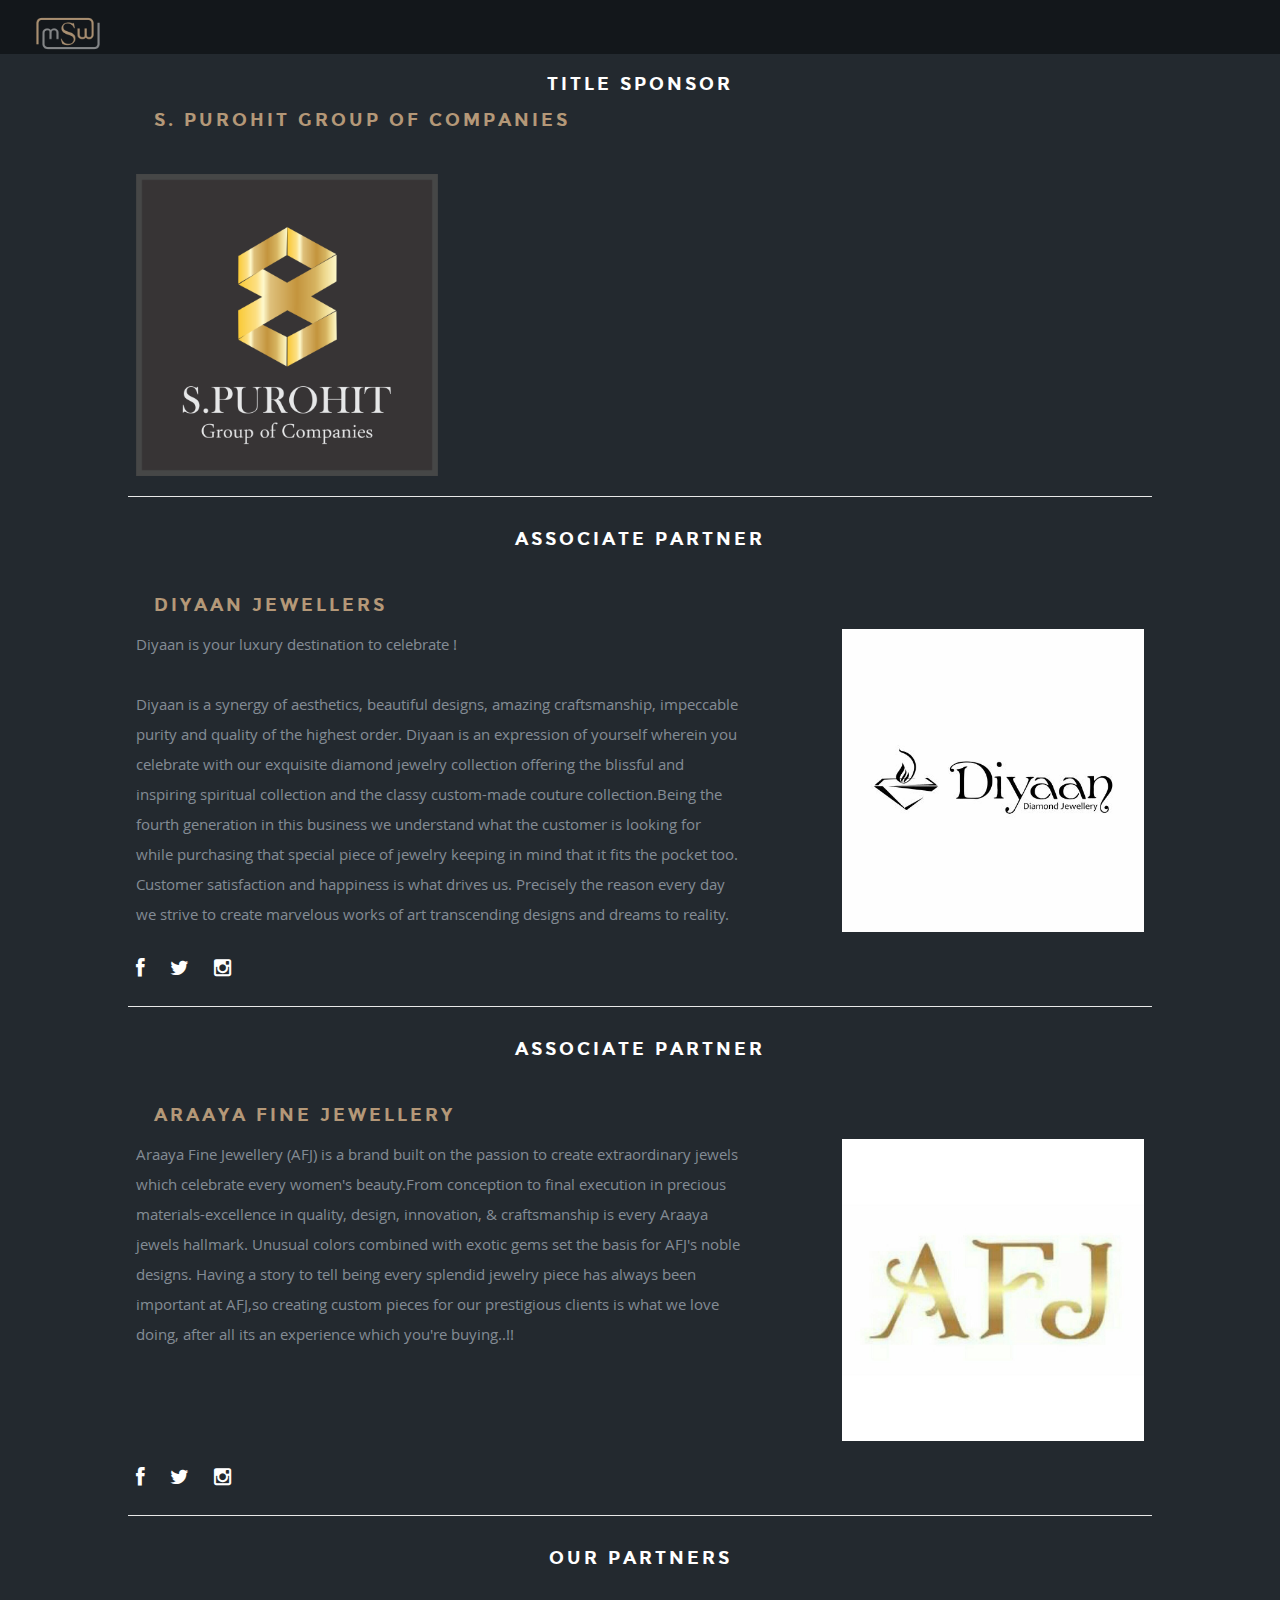
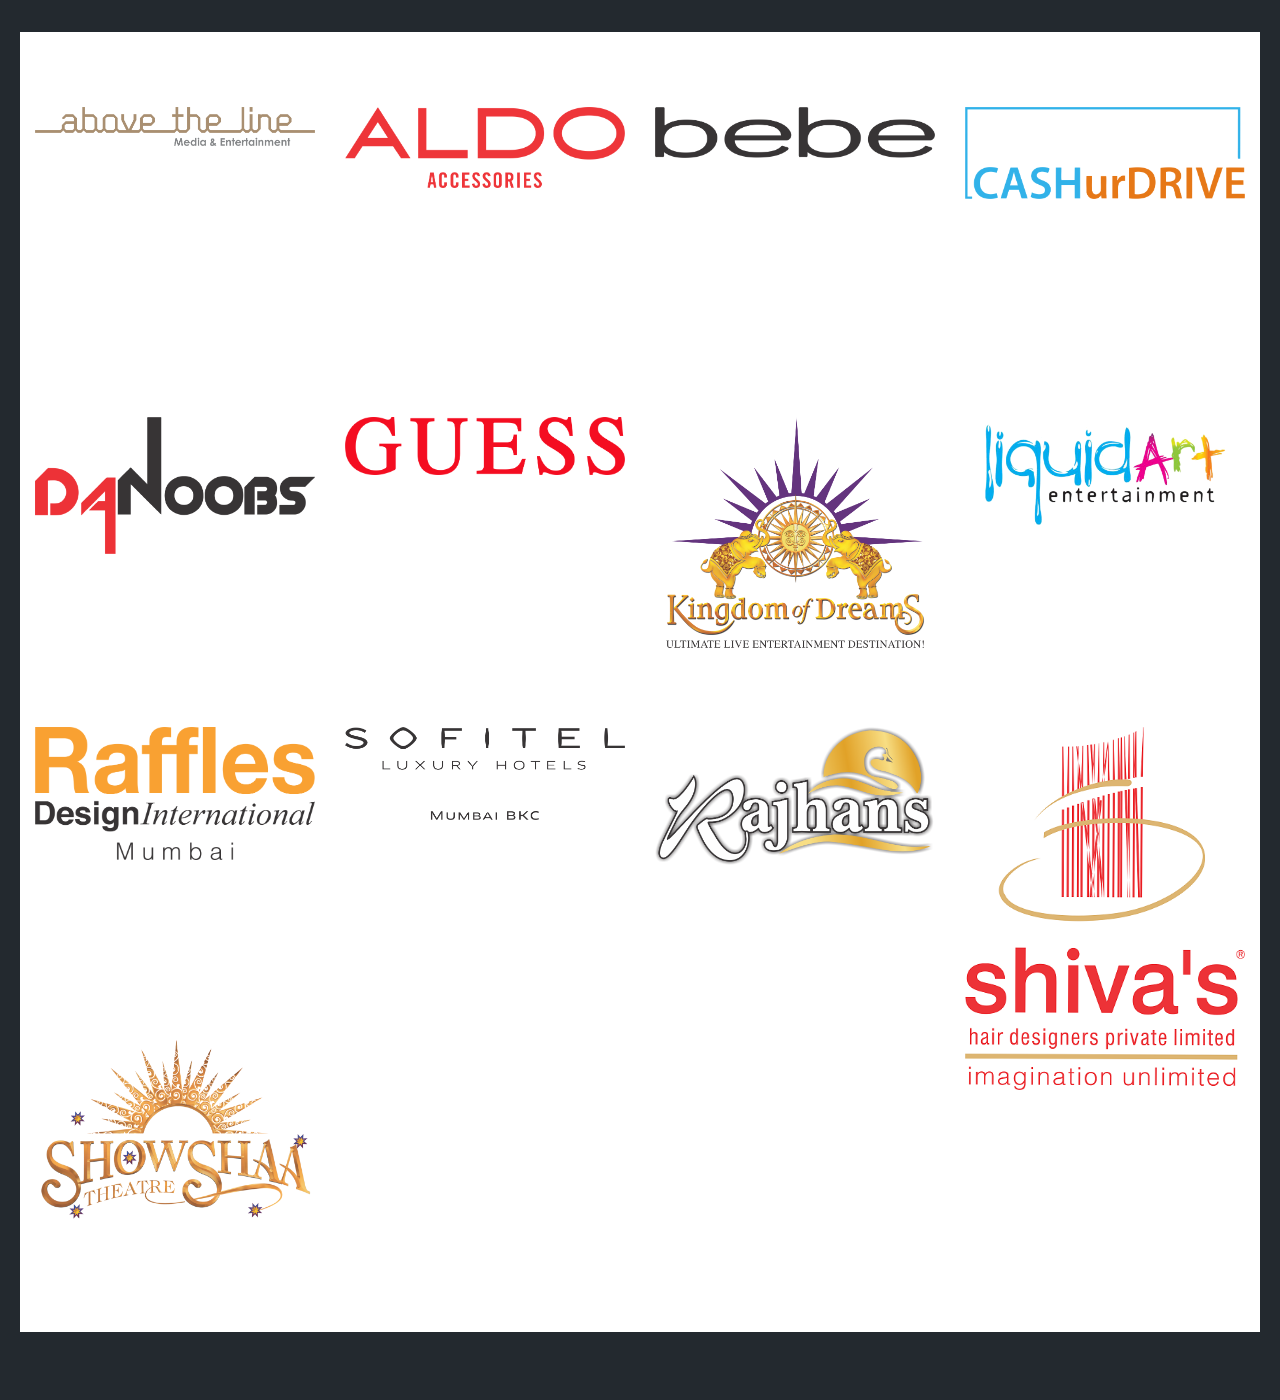
<file: sponsors.html>
<!DOCTYPE html>
<!--[if lt IE 8 ]><html class="no-js ie ie7" lang="en"> <![endif]-->
<!--[if IE 8 ]><html class="no-js ie ie8" lang="en"> <![endif]-->
<!--[if IE 9 ]><html class="no-js ie ie9" lang="en"> <![endif]-->
<!--[if (gte IE 8)|!(IE)]><!--><html class="no-js" lang="en"> <!--<![endif]-->
<head>

   <!--- Basic Page Needs
   ================================================== -->
   <meta charset="utf-8">
   <title>MSW - Madame Style Week</title>
   <meta name="description" content="">  
   <meta name="author" content="">

   <!-- Mobile Specific Metas
   ================================================== -->
   <meta name="viewport" content="width=device-width, initial-scale=1, maximum-scale=1">

   <!-- CSS
    ================================================== -->
   <link rel="stylesheet" href="css/default.css">
   <link rel="stylesheet" href="css/layout.css">
   <link rel="stylesheet" href="css/media-queries.css">
   <link rel="stylesheet" href="css/animate.css">
   <link rel="stylesheet" href="css/prettyPhoto.css">
   <link rel="shortcut icon" href="../favicon.ico">
   <!-- Script
   ================================================== -->
   <script src="js/modernizr.js"></script>

   <!-- Favicons
   ================================================== -->
   <link rel="shortcut icon" href="favicon.png" >
   <style type="text/css">
   .intro-header {
      height: 100%;
      padding-top: 50px;
      padding-bottom: 50px;
      color: #f8f8f8;
      background-color: rgba(0,0,0,0.7);
      background-size: cover;
      text-align: center;
      background: url(images/collection/collection.jpg) no-repeat center center;
      background-size: cover;
      width:100%;
   }
   /* header social */
   .header-social-style {
         font-size: 20px;
         font-weight: normal;
         line-height: 54px;
         color: #424a56;
         margin: 0 10px 0 0;
         padding: 0;
         float: right;
   }
   .header-social-style li {
         display: inline-block;
         margin-right: 20px;
   }
   .header-social-style li a { color: #fff; }
   .header-social-style li a:hover { color: #11ABB0; }
   .wrap {
   overflow: hidden;
   margin: 20px;
}
.box {
   float: left;
   position: relative;
   width: 14%;
   padding-bottom: 15%;
}
.boxInner {
   position: absolute;
   left: 15px;
   right: 15px;
   top: 15px;
   bottom: 15px;
}
.boxInner img {
   width: 100%;
}
.boxInner .titleBox {
   position: absolute;
   bottom: 0;
   left: 0;
   right: 0;
   margin-bottom: -50px;
   background: #000;
   background: rgba(0, 0, 0, 0.5);
   color: #FFF;
   padding: 10px;
   text-align: center;
   -webkit-transition: all 0.3s ease-out;
   -moz-transition: all 0.3s ease-out;
   -o-transition: all 0.3s ease-out;
   transition: all 0.3s ease-out;
}
body.no-touch .boxInner:hover .titleBox, body.touch .boxInner.touchFocus .titleBox {
   margin-bottom: 0;
}
@media only screen and (max-width : 480px) {
   /* Smartphone view: 1 tile */
   .box {
      width: 100%;
      padding-bottom: 100%;
   }
}
@media only screen and (max-width : 650px) and (min-width : 481px) {
   /* Tablet view: 2 tiles */
   .box {
      width: 50%;
      padding-bottom: 50%;
   }
}
@media only screen and (max-width : 1050px) and (min-width : 651px) {
   /* Small desktop / ipad view: 3 tiles */
   .box {
      width: 33.3%;
      padding-bottom: 33.3%;
   }
}
@media only screen and (max-width : 1290px) and (min-width : 1051px) {
   /* Medium desktop: 4 tiles */
   .box {
      width: 25%;
      padding-bottom: 25%;
   }
}
   </style>
</head>

<body>
   <header>
      <div class="logo">
         <a href="index.html"><img alt="" src="images/tatoo.png"></a>
      </div>
   </header> <!-- Header End -->
   <section id="call-to-action">
      <div class="row section-head">
         <h1>Title Sponsor</h1>   
      </div>
      <div class="row">
         <div class="seven columns">
            <h1><a>S. Purohit Group of Companies</a></h1><br>
         </div>
            <table width="100%">
               <tr>
                  <td width="30%" style="float:left">
                     <img src="images/logos/s_purohit.png">
                  </td>
               </tr> 
            </table>
      </div>
      <center><hr width="80%"></center>
      <div class="row section-head">
         <h1>Associate Partner</h1><br>
      </div>
      <div class="row">
         <div class="seven columns">
            <h1><a>Diyaan Jewellers</a></h1>
         </div>
            <table width="100%">
               <tr>
                  <td width="60%" style="float:left">
                     Diyaan is your luxury destination to celebrate !<br><br>Diyaan is a synergy of aesthetics, beautiful designs, amazing craftsmanship, impeccable purity and quality of the highest order. Diyaan is an expression of yourself wherein you celebrate with our exquisite diamond jewelry collection offering the blissful and inspiring spiritual collection and the classy custom-made couture collection.Being the fourth generation in this business we understand what the customer is looking for while purchasing that special piece of jewelry keeping in mind that it fits the pocket too. Customer satisfaction and happiness is what drives us. Precisely the reason every day we strive to create marvelous works of art transcending designs and dreams to reality.
                  </td>
                  <td width="30%" style="float:right">
                     <img src="images/diyaan.jpg">
                  </td>
               </tr> 
               <tr>
                  <td style="float:left">

                     <ul class="header-social-style">
                        <li><a href="https://www.facebook.com/DiyaanJewellery"><i class="fa fa-facebook"></i></a></li>
                        <li><a href="https://twitter.com/diyaanjewellery"><i class="fa fa-twitter"></i></a></li>
                        <!--<li><a href="#"><i class="fa fa-google-plus"></i></a></li>-->
                        <li><a href="http://instagram.com/diyaanjewelry"><i class="fa fa-instagram"></i></a></li>
                     </ul>
                  </td>
               </tr>  
            </table>
      </div>
      <center><hr width="80%"></center>
      <div class="row section-head">
         <h1>Associate Partner</h1><br>
      </div>
      <div class="row">
         <div class="seven columns" style="float:left">
            <h1><a>Araaya Fine Jewellery</a></h1>
         </div>
            <table width="100%">
               <tr>
                  <td width="60%" style="float:left">
                     Araaya Fine Jewellery (AFJ) is a brand built on the passion to create extraordinary jewels which celebrate every women's beauty.From conception to final execution in precious materials-excellence in quality, design, innovation, & craftsmanship is every Araaya jewels hallmark. Unusual colors combined with exotic gems set the basis for AFJ's noble designs. Having a story to tell being every splendid jewelry piece has always been important at AFJ,so creating custom pieces for our prestigious clients is what we love doing, after all its an experience which you're buying..!!
                  </td>
                  <td width="30%" style="float:right">
                     <img src="images/logos/afj.jpg">
                  </td>
               </tr> 
               <tr>
                  <td style="float:left">

                     <ul class="header-social-style">
                        <li><a href="https://www.facebook.com/araayafinejewellery"><i class="fa fa-facebook"></i></a></li>
                        <li><a href="#"><i class="fa fa-twitter"></i></a></li>
                        <!--<li><a href="#"><i class="fa fa-google-plus"></i></a></li>-->
                        <li><a href="#"><i class="fa fa-instagram"></i></a></li>
                     </ul>
                  </td>
               </tr>  
            </table>
      </div>
      <center><hr width="80%"></center>
      <div class="row section-head">
         <h1>Our Partners</h1><br>
      </div>
      <div class="wrap" style="background-color:#fff !important">
         <br><br>
         <!-- Define all of the tiles: -->
         <div class="box">
          <div class="boxInner">
            <img src="images/logos/above the line.png" />
          </div>
         </div>
         <div class="box">
          <div class="boxInner">
            <img src="images/logos/Aldo.png" />
          </div>
        </div>
         <div class="box">
          <div class="boxInner">
            <img src="images/logos/bebe.png" />
          </div>
        </div>
         <div class="box">
          <div class="boxInner">
            <img src="images/logos/CuD.png" />
          </div>
        </div>
         <div class="box">
          <div class="boxInner">
            <img src="images/logos/danoobs.png" />
          </div>
        </div>
         <div class="box">
          <div class="boxInner">
            <img src="images/logos/guess.png" />
          </div>
        </div>
         <div class="box">
          <div class="boxInner">
            <img src="images/logos/kod.png" />
          </div>
        </div>
         <div class="box">
          <div class="boxInner">
            <img src="images/logos/liquidart.png" />
          </div>
        </div>
         <div class="box">
          <div class="boxInner">
            <img src="images/logos/Raffles.png" />
          </div>
        </div>
        <div class="box">
          <div class="boxInner">
            <img src="images/logos/sofitel.png" />
          </div>
        </div>
         <div class="box">
          <div class="boxInner">
            <img src="images/logos/rajhans.png" />
          </div>
        </div>
         <div class="box">
          <div class="boxInner">
            <img src="images/logos/Shivas.png" />
          </div>
        </div>
         <div class="box">
          <div class="boxInner">
            <img src="images/logos/showshaa.png" />
          </div>
        </div>        
      </div>
      <!-- /#wrap -->
      <!--<div class="row">
            <table width="100%">
               <tr style="height:100px !important">
                  <td width="25%" style="float:left;">
                     <img src="images/logos/above the line.png">
                  </td>
                  <td width="25%" style="float:left;">
                     <img src="images/logos/Aldo.png">
                  </td>
                  <td width="25%" style="float:right;">
                     <img src="images/logos/bebe.png">
                  </td>
                  <td width="25%" style="float:right;">
                     <img src="images/logos/CuD.png">
                  </td>
                  <td>
                  </td>
               </tr>
               <tr>   
                  <td width="20%" style="float:left;">
                     <img src="images/logos/danoobs.png">
                  </td>
                  <td width="20%" style="float:left;">
                     <img src="images/logos/guess.png">
                  </td>
                  <td width="20%" style="float:left;">
                     <img src="images/logos/kod.png">
                  </td>
                  <td width="20%" style="float:right;">
                     <img src="images/logos/liquidart.png">
                  </td>
                  <td width="20%" style="float:right;">
                     <img src="images/logos/Raffles.png">
                  </td>
               </tr>
               <tr>
                  <td width="25%" style="float:left;">
                     <img src="images/logos/rajhans.png">
                  </td>
                  <td width="25%" style="float:left;">
                     <img src="images/logos/Shivas.png">
                  </td>
                  <td width="25%" style="float:left;">
                     <img src="images/logos/showshaa.png">
                  </td>
                  <td width="25%" style="float:left;">
                     <img src="images/logos/sofitel.png">
                  </td>
                  <td>
                  </td>
               </tr> 
            </table>
      </div>-->
   </section>
</body>
</file>
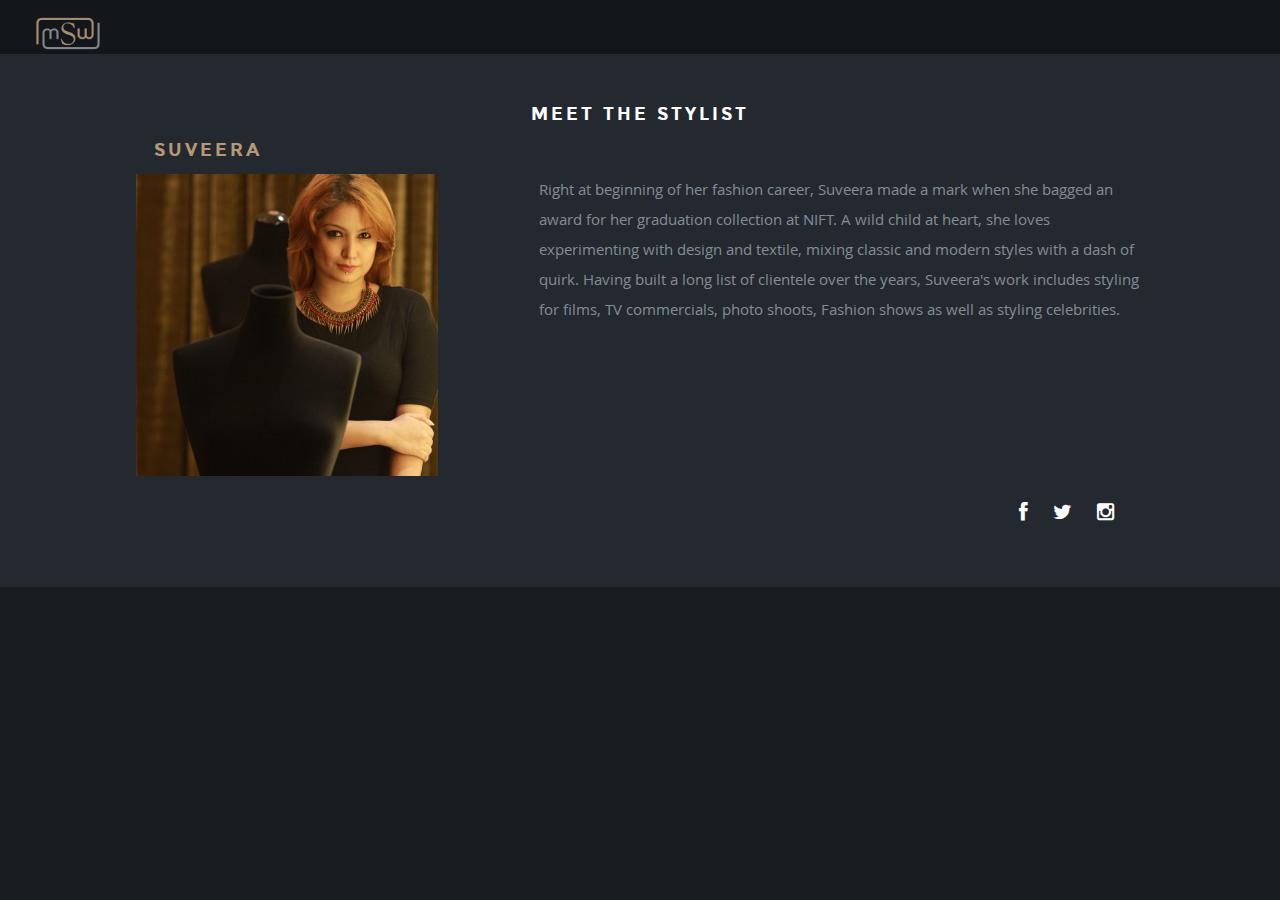
<file: suveera.html>
<!DOCTYPE html>
<!--[if lt IE 8 ]><html class="no-js ie ie7" lang="en"> <![endif]-->
<!--[if IE 8 ]><html class="no-js ie ie8" lang="en"> <![endif]-->
<!--[if IE 9 ]><html class="no-js ie ie9" lang="en"> <![endif]-->
<!--[if (gte IE 8)|!(IE)]><!--><html class="no-js" lang="en"> <!--<![endif]-->
<head>

   <!--- Basic Page Needs
   ================================================== -->
   <meta charset="utf-8">
   <title>MSW - Madame Style Week</title>
   <meta name="description" content="">  
   <meta name="author" content="">

   <!-- Mobile Specific Metas
   ================================================== -->
   <meta name="viewport" content="width=device-width, initial-scale=1, maximum-scale=1">

   <!-- CSS
    ================================================== -->
   <link rel="stylesheet" href="css/default.css">
   <link rel="stylesheet" href="css/layout.css">
   <link rel="stylesheet" href="css/media-queries.css">
   <link rel="stylesheet" href="css/animate.css">
   <link rel="stylesheet" href="css/prettyPhoto.css">
   <link rel="shortcut icon" href="../favicon.ico">
   <!-- Script
   ================================================== -->
   <script src="js/modernizr.js"></script>

   <!-- Favicons
   ================================================== -->
   <link rel="shortcut icon" href="favicon.png" >
   <style type="text/css">

/* header social */
.header-social-style {
   font-size: 20px;
   font-weight: normal;
   line-height: 54px;
   color: #424a56;
   margin: 0 10px 0 0;
   padding: 0;
   float: right;
}
.header-social-style li {
   display: inline-block;
   margin-right: 20px;
}
.header-social-style li a { color: #fff; }
.header-social-style li a:hover { color: #11ABB0; }
   </style>
</head>

<body>
   <header>
      <div class="logo">
         <a href="index.html"><img alt="" src="images/tatoo.png"></a>
      </div>
   </header> <!-- Header End -->
   <section id="call-to-action">
      <div class="row section-head">
         <br>
         <h1>meet the stylist</h1>
      </div>
      <div class="row">
         <div class="seven columns">
            <h1><a>Suveera</a></h1>
         </div>
            <table width="100%">
               <tr>
                  <td width="30%" style="float:left">
                     <img src="images/suveera.jpg">
                  </td>
                  <td width="60%" style="float:right">
                    Right at beginning of her fashion career, Suveera made a mark when she bagged an award for her graduation collection at NIFT. A wild child at heart, she loves experimenting with design and textile, mixing classic and modern styles with a dash of quirk. Having built a long list of clientele over the years, Suveera's work includes styling for films, TV commercials, photo shoots, Fashion shows as well as styling celebrities.
                  </td>
               </tr> 
               <tr>
                  <td>

                     <ul class="header-social-style">
                        <li><a href="https://www.facebook.com/pages/Vikram-Phadnis/336829589752012"><i class="fa fa-facebook"></i></a></li>
                        <li><a href="https://twitter.com/vikramphadnis23"><i class="fa fa-twitter"></i></a></li>
                        <!--<li><a href="#"><i class="fa fa-google-plus"></i></a></li>-->
                        <li><a href="http://instagram.com/vikramphadnis"><i class="fa fa-instagram"></i></a></li>
                     </ul>

                  </td>
               </tr>  
            </table>

         <!--<div class="three columns action">

            <a href="http://www.dreamhost.com/r.cgi?287326|STYLESHOUT" class="button">Sign Up Now</a>

         </div>-->

      </div>

   </section>

</body>
</file>
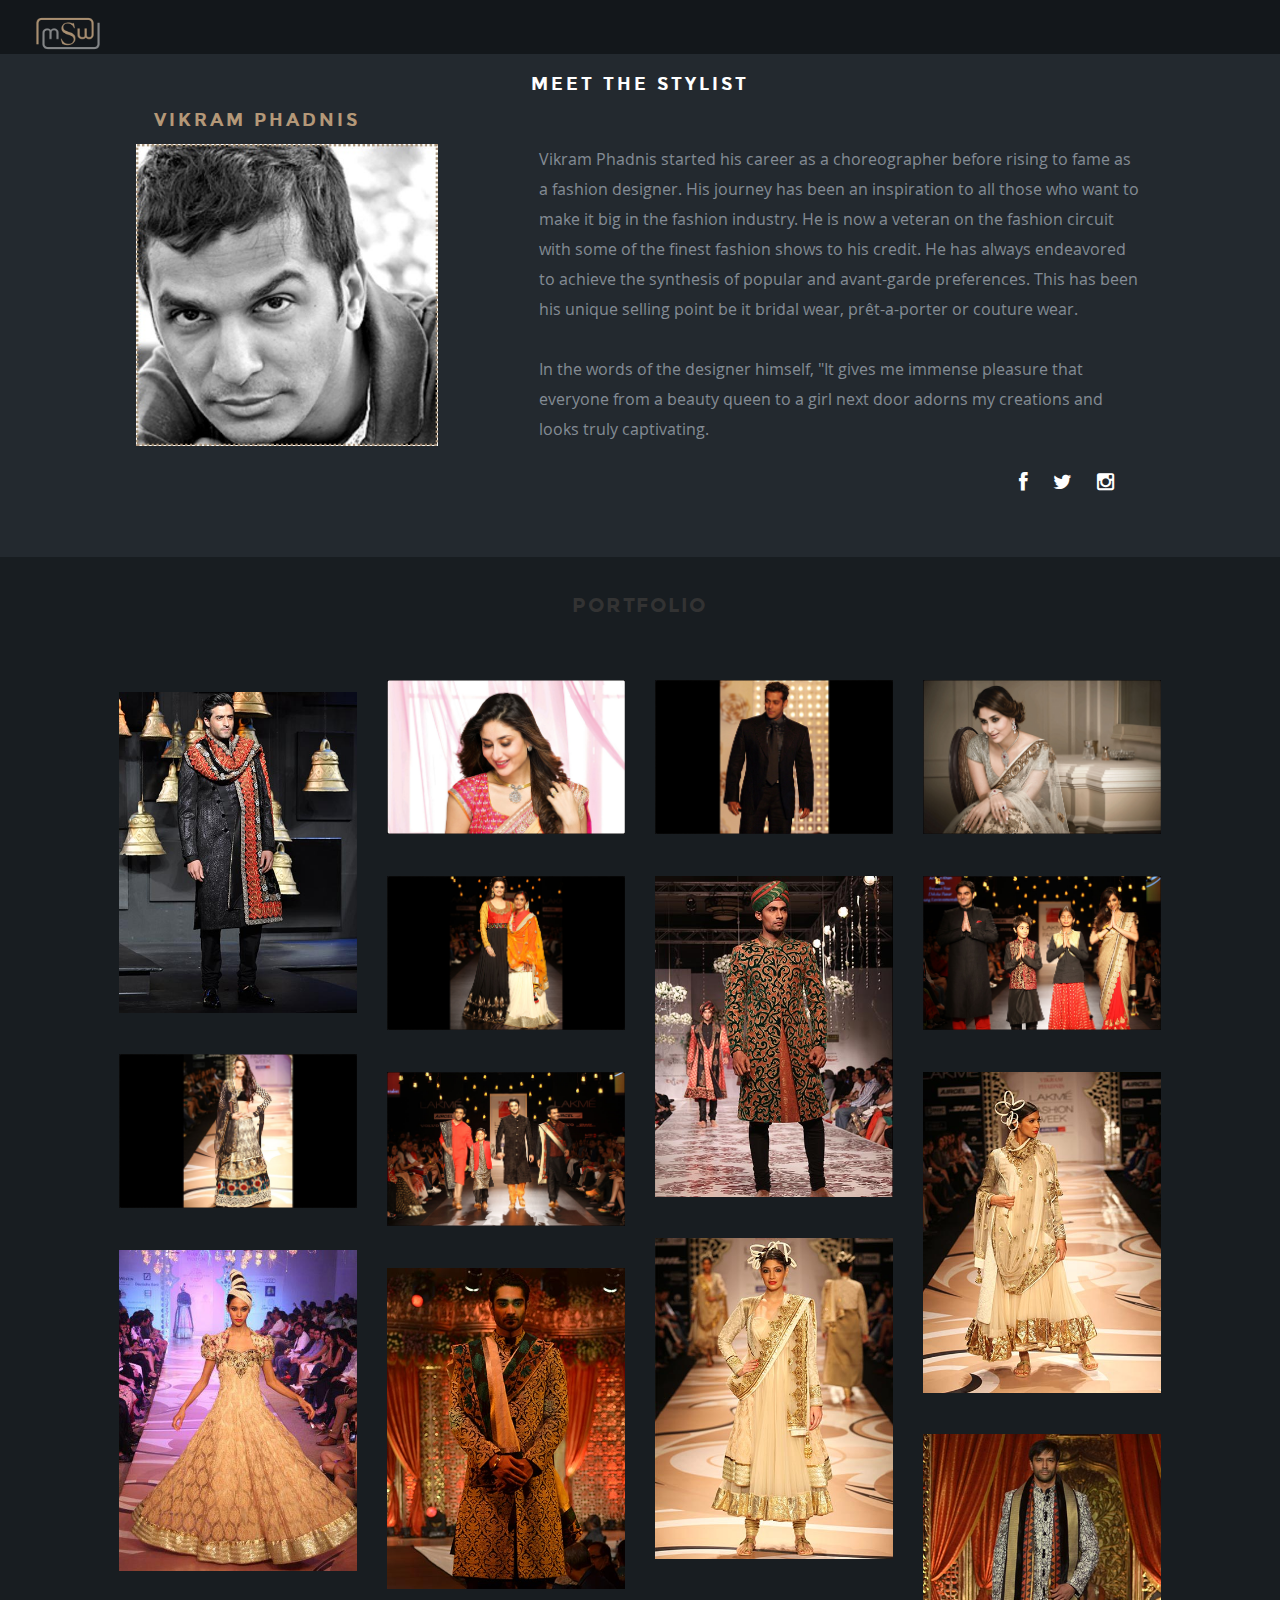
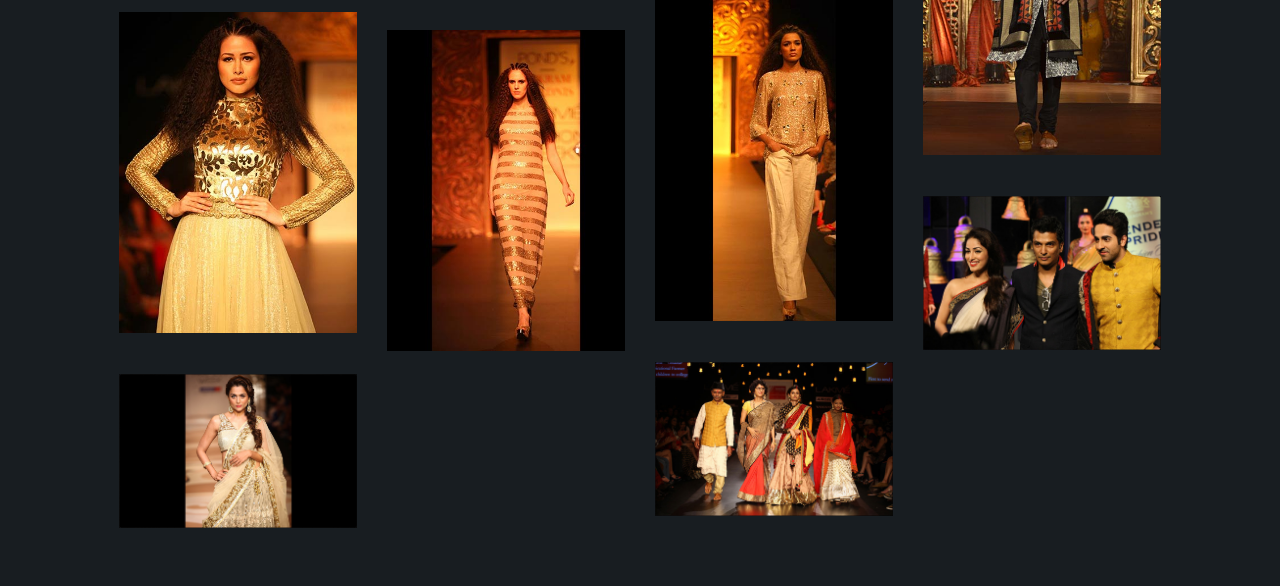
<file: vikram.html>
<!DOCTYPE html>
<!--[if lt IE 8 ]><html class="no-js ie ie7" lang="en"> <![endif]-->
<!--[if IE 8 ]><html class="no-js ie ie8" lang="en"> <![endif]-->
<!--[if IE 9 ]><html class="no-js ie ie9" lang="en"> <![endif]-->
<!--[if (gte IE 8)|!(IE)]><!--><html class="no-js" lang="en"> <!--<![endif]-->
<head>

   <!--- Basic Page Needs
   ================================================== -->
   <meta charset="utf-8">
   <title>MSW - Madame Style Week</title>
   <meta name="description" content="">  
   <meta name="author" content="">

   <!-- Mobile Specific Metas
   ================================================== -->
   <meta name="viewport" content="width=device-width, initial-scale=1, maximum-scale=1">

   <!-- CSS
    ================================================== -->
   <link rel="stylesheet" href="css/default.css">
   <link rel="stylesheet" href="css/layout.css">
   <link rel="stylesheet" href="css/media-queries.css">
   <link rel="stylesheet" href="css/animate.css">
   <link rel="stylesheet" href="css/prettyPhoto.css">
   <link rel="shortcut icon" href="../favicon.ico">
   <link rel="stylesheet" type="text/css" href="grid/css/demo.css" />
   <link rel="stylesheet" type="text/css" href="grid/css/component.css" />
   <script src="grid/js/modernizr.custom.js"></script>
   <!-- Script
   ================================================== -->
   <!--<script src="js/modernizr.js"></script>

   <!-- Favicons
   ================================================== -->
   <link rel="shortcut icon" href="favicon.png" >
   <style type="text/css">

/* header social */
.header-social-style {
   font-size: 20px;
   font-weight: normal;
   line-height: 54px;
   color: #424a56;
   margin: 0 10px 0 0;
   padding: 0;
   float: right;
}
.header-social-style li {
   display: inline-block;
   margin-right: 20px;
}
.header-social-style li a { color: #fff; }
.header-social-style li a:hover { color: #11ABB0; }
   </style>
</head>

<body>
   <header>
      <div class="logo">
         <a href="index.html"><img alt="" src="images/tatoo.png"></a>
      </div>
   </header> <!-- Header End -->
   <section id="call-to-action">
      <div class="row section-head">
         <h1>meet the stylist</h1>
      </div>
      <div class="row">
         <div class="seven columns">
            <h1><a>Vikram Phadnis</a></h1>
         </div>
            <table width="100%">
               <tr>
                  <td width="30%" style="float:left">
                     <img src="images/vikram_phadnis.jpg">
                  </td>
                  <td width="60%" style="float:right">
                     Vikram Phadnis started his career as a choreographer before rising to fame as a fashion designer. His journey has been an inspiration to all those who want to make it big in the fashion industry. He is now a veteran on the fashion circuit with some of the finest fashion shows to his credit. He has always endeavored to achieve the synthesis of popular and avant-garde preferences. This has been his unique selling point be it bridal wear, prêt-a-porter or couture wear.<br><br>In the words of the designer himself, "It gives me immense pleasure that everyone from a beauty queen to a girl next door adorns my creations and looks truly captivating.
                  </td>
               </tr> 
               <tr>
                  <td>

                     <ul class="header-social-style">
                        <li><a href="https://www.facebook.com/pages/Vikram-Phadnis/336829589752012"><i class="fa fa-facebook"></i></a></li>
                        <li><a href="https://twitter.com/vikramphadnis23"><i class="fa fa-twitter"></i></a></li>
                        <!--<li><a href="#"><i class="fa fa-google-plus"></i></a></li>-->
                        <li><a href="http://instagram.com/vikramphadnis"><i class="fa fa-instagram"></i></a></li>
                     </ul>

                  </td>
               </tr>  
            </table>

         <!--<div class="three columns action">

            <a href="http://www.dreamhost.com/r.cgi?287326|STYLESHOUT" class="button">Sign Up Now</a>

         </div>-->

      </div>

   </section>
   <SECTION>
      <div class="row section-head">
         <br>
         <h1>PORTFOLIO</h1>
         <br>
      </div>
      <div class="container">
         <div id="grid-gallery" class="grid-gallery">
            <section class="grid-wrap">
               <ul class="grid">
                  <li class="grid-sizer"></li><!-- for Masonry column width -->
                  <li>
                     <figure>
                        <img src="images/vikram/1.jpg" alt="img01"/>
                     </figure>
                  </li>
                  <li>
                     <figure>
                        <img src="images/vikram/2.jpg" alt="img01"/>
                     </figure>
                  </li>
                  <li>
                     <figure>
                        <img src="images/vikram/3.jpg" alt="img01"/>
                     </figure>
                  </li>
                  <li>
                     <figure>
                        <img src="images/vikram/4.jpg" alt="img01"/>
                     </figure>
                  </li>
                  <li>
                     <figure>
                        <img src="images/vikram/5.jpg" alt="img01"/>
                     </figure>
                  </li>
                  <li>
                     <figure>
                        <img src="images/vikram/6.jpg" alt="img01"/>
                     </figure>
                  </li>
                  <li>
                     <figure>
                        <img src="images/vikram/7.jpg" alt="img01"/>
                     </figure>
                  </li>
                  <li>
                     <figure>
                        <img src="images/vikram/8.jpg" alt="img01"/>
                     </figure>
                  </li>
                  <li>
                     <figure>
                        <img src="images/vikram/9.jpg" alt="img01"/>
                     </figure>
                  </li>
                  <li>
                     <figure>
                        <img src="images/vikram/10.jpg" alt="img01"/>
                     </figure>
                  </li>
                  <li>
                     <figure>
                        <img src="images/vikram/11.jpg" alt="img01"/>
                     </figure>
                  </li>
                   <li>
                     <figure>
                        <img src="images/vikram/12.jpg" alt="img01"/>
                     </figure>
                  </li>
                   <li>
                     <figure>
                        <img src="images/vikram/13.jpg" alt="img01"/>
                     </figure>
                  </li>
                   <li>
                     <figure>
                        <img src="images/vikram/14.jpg" alt="img01"/>
                     </figure>
                  </li>
                   <li>
                     <figure>
                        <img src="images/vikram/15.jpg" alt="img01"/>
                     </figure>
                  </li>
                   <li>
                     <figure>
                        <img src="images/vikram/16.jpg" alt="img01"/>
                     </figure>
                  </li>
                   <li>
                     <figure>
                        <img src="images/vikram/17.jpg" alt="img01"/>
                     </figure>
                  </li>
                   <li>
                     <figure>
                        <img src="images/vikram/18.jpg" alt="img01"/>
                     </figure>
                  </li>
                   <li>
                     <figure>
                        <img src="images/vikram/19.jpg" alt="img01"/>
                     </figure>
                  </li>
                  <li>
                     <figure>
                        <img src="images/vikram/20.jpg" alt="img01"/>
                     </figure>
                  </li>
               </ul>
            </section><!-- // grid-wrap -->
            <section class="slideshow">
               <ul>
                  <li>
                     <figure>
                        <img src="images/vikram/1.jpg" alt="img01"/>
                     </figure>
                  </li>
                  <li>
                     <figure>
                        <img src="images/vikram/2.jpg" alt="img01"/>
                     </figure>
                  </li>
                  <li>
                     <figure>
                        <img src="images/vikram/3.jpg" alt="img01"/>
                     </figure>
                  </li>
                  <li>
                     <figure>
                        <img src="images/vikram/4.jpg" alt="img01"/>
                     </figure>
                  </li>
                  <li>
                     <figure>
                        <img src="images/vikram/5.jpg" alt="img01"/>
                     </figure>
                  </li>
                  <li>
                     <figure>
                        <img src="images/vikram/6.jpg" alt="img01"/>
                     </figure>
                  </li>
                  <li>
                     <figure>
                        <img src="images/vikram/7.jpg" alt="img01"/>
                     </figure>
                  </li>
                  <li>
                     <figure>
                        <img src="images/vikram/8.jpg" alt="img01"/>
                     </figure>
                  </li>
                  <li>
                     <figure>
                        <img src="images/vikram/9.jpg" alt="img01"/>
                     </figure>
                  </li>
                  <li>
                     <figure>
                        <img src="images/vikram/10.jpg" alt="img01"/>
                     </figure>
                  </li>
                  <li>
                     <figure>
                        <img src="images/vikram/11.jpg" alt="img01"/>
                     </figure>
                  </li>
                   <li>
                     <figure>
                        <img src="images/vikram/12.jpg" alt="img01"/>
                     </figure>
                  </li>
                   <li>
                     <figure>
                        <img src="images/vikram/13.jpg" alt="img01"/>
                     </figure>
                  </li>
                   <li>
                     <figure>
                        <img src="images/vikram/14.jpg" alt="img01"/>
                     </figure>
                  </li>
                   <li>
                     <figure>
                        <img src="images/vikram/15.jpg" alt="img01"/>
                     </figure>
                  </li>
                   <li>
                     <figure>
                        <img src="images/vikram/16.jpg" alt="img01"/>
                     </figure>
                  </li>
                   <li>
                     <figure>
                        <img src="images/vikram/17.jpg" alt="img01"/>
                     </figure>
                  </li>
                   <li>
                     <figure>
                        <img src="images/vikram/18.jpg" alt="img01"/>
                     </figure>
                  </li>
                   <li>
                     <figure>
                        <img src="images/vikram/19.jpg" alt="img01"/>
                     </figure>
                  </li>
                  <li>
                     <figure>
                        <img src="images/vikram/20.jpg" alt="img01"/>
                     </figure>
                  </li>
               </ul>
               <nav>
                  <span class="icon nav-prev"></span>
                  <span class="icon nav-next"></span>
                  <span class="icon nav-close"></span>
               </nav>
               <div class="info-keys icon">Navigate with arrow keys</div>
            </section><!-- // slideshow -->
         </div><!-- // grid-gallery -->
      </div>
      <script src="grid/js/imagesloaded.pkgd.min.js"></script>
      <script src="grid/js/masonry.pkgd.min.js"></script>
      <script src="grid/js/classie.js"></script>
      <script src="grid/js/cbpGridGallery.js"></script>
      <script>
         new CBPGridGallery( document.getElementById( 'grid-gallery' ) );
      </script>
   </SECTION>
</body>
</file>
<file: grid/css/demo.css>
/* General Blueprint Style */
@import url(http://fonts.googleapis.com/css?family=Lato:300,400,700);
@font-face {
	font-family: 'bpicons';
	src:url('../fonts/bpicons/bpicons.eot');
	src:url('../fonts/bpicons/bpicons.eot?#iefix') format('embedded-opentype'),
		url('../fonts/bpicons/bpicons.woff') format('woff'),
		url('../fonts/bpicons/bpicons.ttf') format('truetype'),
		url('../fonts/bpicons/bpicons.svg#bpicons') format('svg');
	font-weight: normal;
	font-style: normal;
} /* Made with http://icomoon.io/ */

*, *:after, *:before { -webkit-box-sizing: border-box; -moz-box-sizing: border-box; box-sizing: border-box; }
body, html { font-size: 100%; padding: 0; margin: 0;}

/* Clearfix hack by Nicolas Gallagher: http://nicolasgallagher.com/micro-clearfix-hack/ */
.clearfix:before, .clearfix:after { content: " "; display: table; }
.clearfix:after { clear: both; }


.container > header {
	width: 90%;
	max-width: 69em;
	margin: 0 auto;
	padding: 2.875em 1.875em 1.875em;
}

.container > header h1 {
	font-size: 2.125em;
	line-height: 1.3;
	margin: 0 0 0.6em 0;
	float: left;
	font-weight: 400;
}

.container > header > span {
	display: block;
	position: relative;
	z-index: 200;
	font-weight: 700;
	text-transform: uppercase;
	letter-spacing: 0.5em;
	padding: 0 0 0.6em 0.1em;
}

.container > header > span span:after {
	width: 30px;
	height: 30px;
	left: -12px;
	font-size: 50%;
	top: -8px;
	font-size: 75%;
	position: relative;
}

.container > header > span span:hover:before {
	content: attr(data-content);
	text-transform: none;
	text-indent: 0;
	letter-spacing: 0;
	font-weight: 300;
	font-size: 110%;
	padding: 0.8em 1em;
	line-height: 1.2;
	text-align: left;
	left: auto;
	margin-left: 4px;
	position: absolute;
	color: #fff;
	background: #47a3da;
}

.container > header nav {
	float: right;
	text-align: center;
}

.container > header nav a {
	display: inline-block;
	position: relative;
	text-align: left;
	width: 2.5em;
	height: 2.5em;
	background: #fff;
	border-radius: 50%;
	margin: 0 0.1em;
	border: 4px solid #47a3da;
}

.container > header nav a > span {
	display: none;
}

.container > header nav a:hover:before {
	content: attr(data-info);
	color: #47a3da;
	position: absolute;
	width: 600%;
	top: 120%;
	text-align: right;
	right: 0;
	pointer-events: none;
}

.container > header nav a:hover {
	background: #47a3da;
}

.bp-icon:after {
	font-family: 'bpicons';
	speak: none;
	font-style: normal;
	font-weight: normal;
	font-variant: normal;
	text-transform: none;
	text-align: center;
	color: #47a3da;
	-webkit-font-smoothing: antialiased;
}

.container > header nav .bp-icon:after {
	position: absolute;
	top: 0;
	left: 0;
	width: 100%;
	height: 100%;
	line-height: 2;
	text-indent: 0;
}

.container > header nav a:hover:after {
	color: #fff;
}

.bp-icon-next:after {
	content: "\e000";
}
.bp-icon-drop:after {
	content: "\e001";
}
.bp-icon-archive:after {
	content: "\e002";
}
.bp-icon-about:after {
	content: "\e003";
}
.bp-icon-prev:after {
	content: "\e004";
}

@media screen and (max-width: 55em) {

	.container > header h1,
	.container > header nav {
		float: none;
	}

	.container > header > span,
	.container > header h1 {
		text-align: center;
	}

	.container > header nav {
		margin: 0 auto;
	}

	.container > header > span {
		text-indent: 30px;
	}
}
</file>
<file: css/default.css>
/*
=====================================================================
*   Woo v1.0 Default Stylesheet
*   url: styleshout.com
*   05-02-2014
=====================================================================

TOC:

a. Webfonts and Icon fonts
b. Preloader
c. Reset
d. Default Styles
   1. Basic
   2. Typography
   3. Links
   4. Media
   5. Buttons
   6. Forms
   d. Grid
   e. Others
   1. Clearing
   2. Misc

=====================================================================  */


/* ------------------------------------------------------------------ */
/* a. Webfonts and Icon fonts
 ------------------------------------------------------------------ */

@import url("fonts.css");
@import url("fontello/css/fontello.css");
@import url("font-awesome/css/font-awesome.min.css");


/* ------------------------------------------------------------------ */
/* b. Preloader
 ------------------------------------------------------------------ */

#preloader  {
   position: fixed;
   top: 0;
   left: 0;
   right: 0;
   bottom: 0;
   background: #fff;
   z-index: 99999;
   height: 100%;
}
#status  {    
   position: absolute;
   left: 50%;
   top: 50%;
   width: 64px;
   height: 64px;
   margin: -32px 0 0 -32px;  
   padding: 0;    
}

/* ------------------------------------------------------------------
/* c. Reset
      Adapted from:
      Normalize.css - https://github.com/necolas/normalize.css/
      HTML5 Doctor Reset - html5doctor.com/html-5-reset-stylesheet/
/* ------------------------------------------------------------------ */

html, body, div, span, object, iframe,
h1, h2, h3, h4, h5, h6, p, blockquote, pre,
abbr, address, cite, code,
del, dfn, em, img, ins, kbd, q, samp,
small, strong, sub, sup, var,
b, i,
dl, dt, dd, ol, ul, li,
fieldset, form, label, legend,
table, caption, tbody, tfoot, thead, tr, th, td,
article, aside, canvas, details, figcaption, figure,
footer, header, hgroup, menu, nav, section, summary,
time, mark, audio, video {
   margin: 0;
   padding: 0;
   border: 0;
   outline: 0;
   font-size: 100%;
   vertical-align: baseline;
   background: transparent;
}

article,aside,details,figcaption,figure,
footer,header,hgroup,menu,nav,section {
   display: block;
}

audio,
canvas,
video {
   display: inline-block;
}

audio:not([controls]) {
   display: none;
   height: 0;
}

[hidden] { display: none; }

code, kbd, pre, samp {
   font-family: monospace, serif;
   font-size: 1em;
}

pre {
   white-space: pre;
   white-space: pre-wrap;
   word-wrap: break-word;
}

blockquote, q { quotes: &#8220 &#8220; }

blockquote:before, blockquote:after,
q:before, q:after {
   content: '';
   content: none;
}

ins {
   background-color: #ff9;
   color: #000;
   text-decoration: none;
}

mark {
   background-color: #A7F4F6;
   color: #555;
}

del { text-decoration: line-through; }

abbr[title], dfn[title] {
   border-bottom: 1px dotted;
   cursor: help;
}

table {
   border-collapse: collapse;
   border-spacing: 0;
}


/* ------------------------------------------------------------------ */
/* d. Default and Basic Styles
      Adapted from:
      Skeleton CSS Framework - http://www.getskeleton.com/
      Typeplate Typographic Starter Kit - http://typeplate.com/
/* ------------------------------------------------------------------ */

/* 1. Basic  ------------------------------------------------------- */

*,
*:before,
*:after {
   -moz-box-sizing: border-box;
   -webkit-box-sizing: border-box;
   box-sizing: border-box;
}

html { font-size: 62.5%; }

body {
   background: #fff;
   font-family: 'opensans-regular', sans-serif;
   font-weight: normal;
   font-size: 15px;
   line-height: 30px;
	color: #838C95;

   -webkit-font-smoothing: antialiased; /* Fix for webkit rendering */
	-webkit-text-size-adjust: 100%;
}

/* 2. Typography
      Vertical rhythm with leading derived from 6
--------------------------------------------------------------------- */

h1, h2, h3, h4, h5, h6 {
   color: #313131;
	font-family: 'montserrat-bold', sans-serif;
   font-weight: normal;
}
h1 a, h2 a, h3 a, h4 a, h5 a, h6 a { font-weight: inherit; }
h1 { font-size: 38px; line-height: 42px; margin-bottom: 12px; letter-spacing: -1px; }
h2 { font-size: 28px; line-height: 36px; margin-bottom: 6px; }
h3 { font-size: 22px; line-height: 30px; margin-bottom: 12px; }
h4 { font-size: 20px; line-height: 30px; margin-bottom: 6px; }
h5 { font-size: 18px; line-height: 30px; }
h6 { font-size: 14px; line-height: 30px; }
.subheader { }

p { margin: 0 0 30px 0; }
p img { margin: 0; }
p.lead {
   font: 19px/36px 'opensans-light', sans-serif;
   margin-bottom: 18px;
}

/* for 'em' and 'strong' tags, font-size and line-height should be same with
the body tag due to rendering problems in some browsers */
em { font: 15px/30px 'opensans-italic', sans-serif; }
strong, b { font: 15px/30px 'opensans-bold', sans-serif; }
small { font-size: 11px; line-height: inherit; }

/*	Blockquotes */
blockquote {
   margin: 30px 0px;
   padding-left: 40px;
   position: relative;
}
blockquote:before {
   content: "\201C";
   opacity: 0.45;
   font-size: 80px;
   line-height: 0px;
   margin: 0;
   font-family: arial, sans-serif;

   position: absolute;
   top:  30px;
	left: 0;
}
blockquote p {
   font-family: georgia, serif;
   font-style: italic;
   padding: 0;
   font-size: 18px;
   line-height: 30px;
}
blockquote cite {
   display: block;
   font-size: 12px;
   font-style: normal;
   line-height: 18px;
}
blockquote cite:before { content: "\2014 \0020"; }
blockquote cite a,
blockquote cite a:visited { color: #8B9798; border: none }

/* ---------------------------------------------------------------------
/*  Pull Quotes Markup
/*
    <aside class="pull-quote">
		<blockquote>
			<p></p>
		</blockquote>
	 </aside>
/*
/* --------------------------------------------------------------------- */
.pull-quote {
   position: relative;
	padding: 18px 30px 18px 0px;
}
.pull-quote:before,
.pull-quote:after {
	height: 1em;
	opacity: 0.45;
	position: absolute;
	font-size: 80px;
   font-family: Arial, Sans-Serif;
}
.pull-quote:before {
	content: "\201C";
	top:  33px;
	left: 0;
}
.pull-quote:after {
	content: '\201D';
	bottom: -33px;
	right: 0;
}
.pull-quote blockquote {
   margin: 0;
}
.pull-quote blockquote:before {
   content: none;
}

/* Abbreviations */
abbr {
   font-family: 'opensans-bold', sans-serif;
	font-variant: small-caps;
	text-transform: lowercase;
   letter-spacing: .5px;
	color: gray;
}
abbr:hover { cursor: help; }

/* drop cap */
.drop-cap:first-letter {
	float: left;
	margin: 0;
	padding: 14px 6px 0 0;
	font-size: 84px;
	font-family: /* Copperplate */ 'montserrat-bold', sans-serif;
   line-height: 60px;
	text-indent: 0;
	background: transparent;
	color: inherit;
}

hr { border: solid #E8E8E8; border-width: 1px 0 0; clear: both; margin: 11px 0 30px; height: 0; }


/*  3. Links  ------------------------------------------------------- */

a, a:visited {
   text-decoration: none;
   outline: 0;
   color: #B49878;

   -webkit-transition: color .3s ease-in-out;
   -moz-transition: color .3s ease-in-out;
   -o-transition: color .3s ease-in-out;
   transition: color .3s ease-in-out;
}
a:hover, a:focus { color: #333; }
p a, p a:visited { line-height: inherit; }


/*  4. List  --------------------------------------------------------- */

ul, ol { margin-bottom: 24px; margin-top: 12px; }
ul { list-style: none outside; }
ol { list-style: decimal; }
ol, ul.square, ul.circle, ul.disc { margin-left: 30px; }
ul.square { list-style: square outside; }
ul.circle { list-style: circle outside; }
ul.disc { list-style: disc outside; }
ul ul, ul ol,
ol ol, ol ul { margin: 6px 0 6px 30px; }
ul ul li, ul ol li,
ol ol li, ol ul li { margin-bottom: 6px; }
li { line-height: 18px; margin-bottom: 12px; }
ul.large li { }
li p { }

/* ---------------------------------------------------------------------
/*  Stats Tab Markup

    <ul class="stats-tabs">
		<li><a href="#">[value]<b>[name]</b></a></li>
	 </ul>

    Extend this object into your markup.
/*
/* --------------------------------------------------------------------- */
.stats-tabs {
   padding: 0;
   margin: 24px 0;
}
.stats-tabs li {
	display: inline-block;
	margin: 0 10px 18px 0;
	padding: 0 10px 0 0;
	border-right: 1px solid #ccc;
}
.stats-tabs li:last-child {
	margin: 0;
	padding: 0;
	border: none;
}
.stats-tabs li a {
	display: inline-block;
	font-size: 22px;
	font-family: 'opensans-bold', sans-serif;
   border: none;
   color: #313131;
}
.stats-tabs li a:hover {
   color:#B49878;
}
.stats-tabs li a b {
	display: block;
	margin: 6px 0 0 0;
	font-size: 13px;
	font-family: 'opensans-regular', sans-serif;
   color: #8B9798;
}

/* definition list */
dl { margin: 12px 0; }
dt { margin: 0; color:#B49878; }
dd { margin: 0 0 0 20px; }

/* Lining Definition Style Markup */
.lining dt,
.lining dd {
	display: inline;
	margin: 0;
}
.lining dt + dt:before,
.lining dd + dt:before {
	content: "\A";
	white-space: pre;
}
.lining dd + dd:before {
	content: ", ";
}
.lining dd:before {
	content: ": ";
	margin-left: -0.2em;
}

/* Dictionary Definition Style Markup */
.dictionary-style dt {
	display: inline;
	counter-reset: definitions;
}
.dictionary-style dt + dt:before {
	content: ", ";
	margin-left: -0.2em;
}
.dictionary-style dd {
	display: block;
	counter-increment: definitions;
}
.dictionary-style dd:before {
	content: counter(definitions, decimal) ". ";
}

/* Pagination */
.pagination {
   margin: 36px auto;
   text-align: center;
}
.pagination ul li {
   display: inline-block;
   margin: 0;
   padding: 0;
}
.pagination .page-numbers {
   font: 15px/18px 'opensans-bold', sans-serif;
   display: inline-block;
   padding: 6px 10px;
   margin-right: 3px;
   margin-bottom: 6px;
	color: #6E757C;
	background-color: #E6E8EB;

	-webkit-transition: all 200ms ease-in-out;
	-moz-transition: all 200ms ease-in-out;
	-o-transition: all 200ms ease-in-out;
	-ms-transition: all 200ms ease-in-out;
	transition: all 200ms ease-in-out;

   border-radius: 3px;
}
.pagination .page-numbers:hover {
   background: #838A91;
   color: #fff;
}
.pagination .current,
.pagination .current:hover {
   background-color: #B49878;
   color: #fff;
}
.pagination .inactive,
.pagination .inactive:hover {
   background-color: #E6E8EB;
	color: #A9ADB2;
}
.pagination .prev, .pagination .next {}

/* 5. Media   --------------------------------------------------------- */

img,
video,
iframe,
embed,
object {
   max-width: 100%;
   height: auto;
}
img.pull-right { margin: 12px 0px 0px 18px; }
img.pull-left { margin: 12px 18px 0px 0px; }

/* 6. Buttons  --------------------------------------------------------- */

.button,
.button:visited,
button,
input[type="submit"],
input[type="reset"],
input[type="button"] {
   font: 14px/24px 'montserrat-bold', sans-serif;
   background: #B49878;
   color: #fff;
   display: inline-block;   
	text-decoration: none;
   letter-spacing: 0;   
	padding: 12px 20px;
	margin-bottom: 18px;
   border: none;
   cursor: pointer;
   height: auto;
   text-transform: uppercase;
   letter-spacing: 2px;

   -webkit-transition: all .2s ease-in-out;
	-moz-transition: all .2s ease-in-out;
	-o-transition: all .2s ease-in-out;
	-ms-transition: all .2s ease-in-out;
	transition: all .2s ease-in-out;

   border-radius: 3px;
}

.button:hover,
button:hover,
input[type="submit"]:hover,
input[type="reset"]:hover,
input[type="button"]:hover {
   background: #A98F71;
   color: #fff;
}

.button:active,
button:active,
input[type="submit"]:active,
input[type="reset"]:active,
input[type="button"]:active {
   background: #B49878;
   color: #fff;
}

.button.full-width,
button.full-width,
input[type="submit"].full-width,
input[type="reset"].full-width,
input[type="button"].full-width {
	width: 100%;
	padding-left: 0 !important;
	padding-right: 0 !important;
	text-align: center;
}

/* Fix for odd Mozilla border & padding issues */
button::-moz-focus-inner,
input::-moz-focus-inner {
    border: 0;
    padding: 0;
}


/* 7. Forms  --------------------------------------------------------- */

form { margin-bottom: 24px; }
fieldset { margin-bottom: 24px; }

input[type="text"],
input[type="password"],
input[type="email"],
textarea,
select {
   display: block;
   padding: 18px 15px;
   margin: 0 0 24px 0;
   border: 0;
   outline: none;
   vertical-align: middle;
   min-width: 225px;
	max-width: 100%;
   font-size: 15px;
   line-height: 24px;
	color: #647373;
	background: #D3D9D9;
   border-radius: 3px;

}

/* select { padding: 0;
   width: 220px;
   } */

input[type="text"]:focus,
input[type="password"]:focus,
input[type="email"]:focus,
textarea:focus {
   color: #B3B7BC;
	background-color: #383D41;
}

textarea { min-height: 220px; }

label,
legend {
   font: 16px/24px 'opensans-bold', sans-serif;
	margin: 12px 0;
   color: #3d4145;
   display: block;
}
label span,
legend span {
	color: #8B9798;
   font: 14px/24px 'opensans-regular', sans-serif;
}

input[type="checkbox"],
input[type="radio"] {
   font-size: 15px;
   color: #3d4145;
}

input[type="checkbox"] { display: inline; }

/* ------------------------------------------------------------------ */
/* d. Grid
--------------------------------------------------------------------- */

/* default
--------------------------------------------------------------- */
.row {
   width: 96%;
   max-width: 1008px;
   margin: 0 auto;
}
/* fixed width for IE8 */
.ie .row { width: 1000px ; }

.narrow .row { max-width: 980px; }

.row .row { width: auto; max-width: none; margin: 0 -18px; }

/* row clearing */
.row:before,
.row:after {
    content: " ";
    display: table;
}
.row:after {
    clear: both;
}

.column, .columns {
   position: relative;
   padding: 0 18px;
   min-height: 1px;
   float: left;
}
.column.centered, .columns.centered  {
    float: none;
    margin: 0 auto;
}

/* removed gutters */
.row.collapsed > .column,
.row.collapsed > .columns,
.column.collapsed, .columns.collapsed  { padding: 0; }

[class*="column"] + [class*="column"]:last-child { float: right; }
[class*="column"] + [class*="column"].end { float: right; }

/* column widths */
.row .one         { width: 8.33333%; }
.row .two         { width: 16.66667%; }
.row .three       { width: 25%; }
.row .four        { width: 33.33333%; }
.row .five        { width: 41.66667%; }
.row .six         { width: 50%; }
.row .seven       { width: 58.33333%; }
.row .eight       { width: 66.66667%; }
.row .nine        { width: 75%; }
.row .ten         { width: 83.33333%; }
.row .eleven      { width: 91.66667%; }
.row .twelve      { width: 100%; }

/* Offsets */
.row .offset-1    { margin-left: 8.33333%; }
.row .offset-2    { margin-left: 16.66667%; }
.row .offset-3    { margin-left: 25%; }
.row .offset-4    { margin-left: 33.33333%; }
.row .offset-5    { margin-left: 41.66667%; }
.row .offset-6    { margin-left: 50%; }
.row .offset-7    { margin-left: 58.33333%; }
.row .offset-8    { margin-left: 66.66667%; }
.row .offset-9    { margin-left: 75%; }
.row .offset-10   { margin-left: 83.33333%; }
.row .offset-11   { margin-left: 91.66667%; }

/* Push/Pull */
.row .push-1      { left: 8.33333%; }
.row .pull-1      { right: 8.33333%; }
.row .push-2      { left: 16.66667%; 	}
.row .pull-2      { right: 16.66667%; }
.row .push-3      { left: 25%; }
.row .pull-3      { right: 25%;	}
.row .push-4      { left: 33.33333%; }
.row .pull-4      { right: 33.33333%; }
.row .push-5      { left: 41.66667%; }
.row .pull-5      { right: 41.66667%; }
.row .push-6      { left: 50%; }
.row .pull-6      { right: 50%; }
.row .push-7      { left: 58.33333%; }
.row .pull-7      { right: 58.33333%; }
.row .push-8      { left: 66.66667%; 	}
.row .pull-8      { right: 66.66667%; }
.row .push-9      { left: 75%; }
.row .pull-9      { right: 75%; }
.row .push-10     { left: 83.33333%; }
.row .pull-10     { right: 83.33333%; }
.row .push-11     { left: 91.66667%; }
.row .pull-11     { right: 91.66667%; }

/* block grids
--------------------------------------------------------------------- */
.bgrid-sixths [class*="column"]   { width: 16.66667%; }
.bgrid-quarters [class*="column"] { width: 25%; }
.bgrid-thirds [class*="column"]   { width: 33.33333%; }
.bgrid-halves [class*="column"]   { width: 50%; }

[class*="bgrid"] [class*="column"] + [class*="column"]:last-child { float: left; }

/* Left clearing for block grid columns - columns that changes width in
different screen sizes. Allows columns with different heights to align
properly.
--------------------------------------------------------------------- */
.first { clear: left; }   /* first column in default screen */
.s-first { clear: none; } /* first column in smaller screens */

/* smaller screens
--------------------------------------------------------------- */
@media only screen and (max-width: 900px) {

   /* block grids on small screens */
   .s-bgrid-sixths [class*="column"]   { width: 16.66667%; }
   .s-bgrid-quarters [class*="column"] { width: 25%; }
   .s-bgrid-thirds [class*="column"]   { width: 33.33333%; }
   .s-bgrid-halves [class*="column"]   { width: 50%; }

   /* block grids left clearing */
   .first { clear: none; }
   .s-first { clear: left; }

}

/* screenwidth less than 768px - mobile/smaller tablets
--------------------------------------------------------------- */
@media only screen and (max-width: 767px) {

   .row {
	   width: 480px;
	   margin: 0 auto;
      padding: 0;
	}
   .column, .columns {
	   width: auto !important;      
	   float: none;
	   margin-left: 0;
	   margin-right: 0;
      padding: 0 30px;
   }
   .row .row { width: auto; max-width: none; margin: 0 -30px; }

   [class*="column"] + [class*="column"]:last-child { float: none; }
   [class*="bgrid"] [class*="column"] + [class*="column"]:last-child { float: none; }

   /* Offsets */
   .row .offset-1    { margin-left: 0%; }
   .row .offset-2    { margin-left: 0%; }
   .row .offset-3    { margin-left: 0%; }
   .row .offset-4    { margin-left: 0%; }
   .row .offset-5    { margin-left: 0%; }
   .row .offset-6    { margin-left: 0%; }
   .row .offset-7    { margin-left: 0%; }
   .row .offset-8    { margin-left: 0%; }
   .row .offset-9    { margin-left: 0%; }
   .row .offset-10   { margin-left: 0%; }
   .row .offset-11   { margin-left: 0%; }
}

/* screenwidth less than or equal 480px - mobile wide
--------------------------------------------------------------- */
@media only screen and (max-width: 480px) {

   .row { width: auto; }

}

/* larger screens
--------------------------------------------------------------- */
@media screen and (min-width: 1200px) {

   .wide .row { max-width: 1180px; }

}

/* ------------------------------------------------------------------ */
/* e. Others
/* ------------------------------------------------------------------ */

/*  1. Clearing
    (http://nicolasgallagher.com/micro-clearfix-hack/
--------------------------------------------------------------------- */

.cf:before,
.cf:after {
    content: " ";
    display: table;
}
.cf:after {
    clear: both;
}

/*  2. Misc -------------------------------------------------------- */

.remove-bottom { margin-bottom: 0 !important; }
.half-bottom { margin-bottom: 12px !important; }
.add-bottom { margin-bottom: 24px !important; }
.no-border { border: none; }

.text-center  { text-align: center !important; }
.text-left    { text-align: left !important; }
.text-right   { text-align: right !important; }
.pull-left    { float: left !important; }
.pull-right   { float: right !important; }
.align-center {
	margin-left: auto !important;
	margin-right: auto !important;
	text-align: center !important;
}

body::-webkit-scrollbar {
    width: 0.5em;
}
 
body::-webkit-scrollbar-track {
    -webkit-box-shadow: inset 0 0 6px rgba(0,0,0,0.3);
}
 
body::-webkit-scrollbar-thumb {
  background-color: darkgrey;
  outline: 1px solid slategrey;
}
</file>
<file: css/layout.css>
/*
=====================================================================
*   Woo v1.0 Layout Stylesheet
*   url: styleshout.com
*   05-02-2014
=====================================================================

   TOC:
   a. General and Common Styles
   b. Header Styles
   c. Hero Section
   d. Features Section
   e. Pricing Section
   f. Screenshots Section
   g. Call To Action Section
   h. Testimonials Section
   i. Subscribe Section
   j. Footer
   k. lightbox

   todo: check bug in mobile z-index

===================================================================== */

/* ------------------------------------------------------------------ */
/* a. General and Common Styles
/* ------------------------------------------------------------------ */

body { background: #181d21; }

.section-head {
  	padding: 0 4%;
   text-align: center;
}
.section-head h1 {
   font: 20px/36px 'montserrat-bold', sans-serif;
   color: #333;
   text-transform: uppercase;
   letter-spacing: 1.5px;
   margin-bottom: 12px;
}

/* for css animations */
.show { opacity: 1; }
.js #mc_embed_signup input[type="email"],
.js #mc_embed_signup input[type="submit"] {
   opacity: 0;
}


/* ------------------------------------------------------------------ */
/* b. Header Styles
/* ------------------------------------------------------------------ */

header {
   height: 54px;
   width: 100%;
   background: #13171B;
   position: fixed;
   left: 0;
   top: 0;
   z-index: 990;
}

/* header logo */
header .logo {
   margin-left: 36px;
   margin-right: 20px;
   margin-top: 13px;
   float: left;
   width: auto; 
   z-index: 991; 

   /* add position relative since z-index only applies to  
   elements that have been given an explicit position */
   position: relative; 
}
header .logo a {
   display: block;
   margin: 0;
	padding: 0;
	border: none;
	outline: none;
   width: 64px;
   height: 18px;   
}

/* header social */
header .header-social {
	font-size: 20px;
   font-weight: normal;
   line-height: 54px;
   color: #424a56;
   margin: 0 10px 0 0;
   padding: 0;
   float: right;
}
header .header-social li {
   display: inline-block;
   margin-right: 20px;
}
header .header-social li a { color: #fff; }
header .header-social li a:hover { color: #11ABB0; }

/* primary navigation
--------------------------------------------------------------------- */
#nav-wrap, #nav-wrap ul, #nav-wrap li, #nav-wrap a {
	 margin: 0;
	 padding: 0;
	 border: none;
	 outline: none;
}

/* nav-wrap */
#nav-wrap {
   font: 11px 'montserrat-regular', sans-serif;
   text-transform: uppercase;
   letter-spacing: 1.5px;
   float: left;
}

/* hide toggle button */
#nav-wrap > a { display: none; }

ul#nav {
   min-height: 54px;
   width: auto;

   /* left align the menu */
   text-align: left;
}
ul#nav li {
   position: relative;
   list-style: none;
   height: 54px;
   display: inline-block;

}

/* Links */
ul#nav li a {

   /* 8px padding top + 8px padding bottom + 38px line-height = 54px */
   display: inline-block;
   padding: 8px 8px;
   line-height: 38px;
	text-decoration: none;
   text-align: left;
   color: #58687A;

	-webkit-transition: color .2s ease-in-out;
	-moz-transition: color .2s ease-in-out;
	-o-transition: color .2s ease-in-out;
	-ms-transition: color .2s ease-in-out;
	transition: color .2s ease-in-out;
}
ul#nav li a:hover { color: #fff; }
ul#nav li a:active { background-color: transparent !important; }
ul#nav li.current a { color: #fff; }


/* ------------------------------------------------------------------ */
/* c. Hero Section
/* ------------------------------------------------------------------ */

#hero {
   padding-top: 66px;
   background: #fff;
   overflow: hidden;
}

/* For high-res devices */
@media
(-webkit-min-device-pixel-ratio: 2),
(min-resolution: 192dpi) {

	#hero { 
		background: #fff; 
		background-size: 200px 200px;
	}
  
}

#hero .row { max-width: 1040px; }

/* Hero Text */
.hero-text {
	color: #676e73;
   width: 83%;
   text-align: center;
   margin: 54px auto 24px auto;
}
.hero-text h1 {
   font: 40px/1.2em 'montserrat-regular', sans-serif; 
   color: #13171B;
   padding: 0;
   margin: 0;
   text-shadow: 0px 1px 4px rgba(0, 0, 0, .2);
}
.hero-text h1 span,
.hero-text a { color: #11ABB0; }
.hero-text p {
   font: 16px/30px 'opensans-regular', sans-serif;
   padding: 0;
   margin: 12px 8% 0;
   text-shadow: 0px 1px 2px rgba(0, 0, 0, .2);
}

/* Hero Image */
.hero-image {
   width: 100%;
   margin: 0 auto;
}
.hero-image img {
   vertical-align: bottom;
   display: block;
}

/* Hero CTA Buttons */
#hero .buttons {
   text-align: center;
   margin: 0 0 18px 0;
}
#hero .buttons .button {
   font: 14px/24px 'montserrat-bold', sans-serif;
   text-transform : uppercase;
   letter-spacing: 2px;
}
#hero .buttons .trial {
   background: #f64b39;
   margin-right: 30px;

   -webkit-animation-delay: 10s;
      -moz-animation-delay: 10s;
       -ms-animation-delay: 10s;
        -o-animation-delay: 10s;
   -webkit-animation-iteration-count: 3;
      -moz-animation-iteration-count: 3;  
}
#hero .buttons .trial:hover { background: #F86A5A; }
#hero .buttons .learn-more {}


/* ------------------------------------------------------------------ */
/* d. Features Section
/* ------------------------------------------------------------------ */

#features {
   background: #fff;
   padding-top: 96px;
   padding-bottom: 78px;
   overflow: hidden;
}
#features .feature {
   margin-top: 30px;
   margin-bottom: 54px;
}
#features .right {
   padding-left: 32px;
   float: right;   
}
#features .left {
   padding-right: 32px;
   float: left;   
}
#features h3 {
   font: 16px/24px 'montserrat-bold', sans-serif;
   text-transform: uppercase;
   letter-spacing: 1px;
   color: #222;
}
.fluid-video-wrapper { margin-top: 18px; }

/*-----------*/
#social {
   background: #F7F7F7;
   padding-top: 107px;
   padding-bottom: 77px;   
   border-top: 1px solid #F0F0F0;
   border-bottom: 1px solid #F0F0F0;
   text-align: center;
}
/*----------------------------------------------*/
/*	e. Pricing Section
/*----------------------------------------------*/

#pricing {
	background: #F7F7F7;
   padding-top: 107px;
   padding-bottom: 77px;   
   border-top: 1px solid #F0F0F0;
   border-bottom: 1px solid #F0F0F0;
   text-align: center;
}
#pricing .price-block {
   background: #fff;
   border: 1px solid #E6E6E6;
   text-align: center;
   margin-bottom: 36px;
}
.plan-title {
  	font: 15px/30px 'montserrat-regular', sans-serif;
  	padding: 30px 20px 6px 20px;
   margin-bottom: 0px;
  	text-align: center;
   text-transform: uppercase;
   letter-spacing: 2px;
}
.plan-title .fa {
  	display: block;
  	margin-bottom: 6px;
   font-size: 26px;
}
.plan-price {
	font-family: 'montserrat-bold', sans-serif;
   font-size: 30px;
   color: #333;
	padding: 6px 30px 6px 30px;
   margin-bottom: 0;
	text-align: center;
   letter-spacing: .5px;
}
.plan-price span {
	font-family: 'opensans-light', sans-serif;
	font-size: 15px;
	color: #999;	
	display: block;
	margin-top: 0;
}

ul.features {
   margin: 12px 0 0 0;
   list-style: none;
}
ul.features li {
   line-height: 39px;
   margin-bottom: 0;
}
ul.features li:nth-child(odd) { }
ul.features li:nth-child(even) { }

.plan-sign-up {
  	padding: 24px 15px;
   margin: 0;
   text-align: center;
}
.plan-sign-up .button {
   font: 13px/24px 'montserrat-bold', sans-serif;
   text-transform: uppercase;
   letter-spacing: 2px;
}


/* ------------------------------------------------------------------ */
/* c. Screenshots
/* ------------------------------------------------------------------ */

#screenshots {
   background: #fff url(img/grey.png);
   padding-top: 96px;
   padding-bottom: 120px;
}

/* For high-res devices */
@media
(-webkit-min-device-pixel-ratio: 2),
(min-resolution: 192dpi) {

   #screenshots {
      background: #fff url(img/grey_@2X.png);
      background-size: 397px 322px;
   }

}

/* Portfolio Content */
#screenshots-wrapper .columns { padding: 0; }
.item .item-wrap {
   background: #fff;
   overflow: hidden;
   position: relative;

   -webkit-transition: all 0.3s ease-in-out;
	-moz-transition: all 0.3s ease-in-out;
	-o-transition: all 0.3s ease-in-out;
	-ms-transition: all 0.3s ease-in-out;
	transition: all 0.3s ease-in-out;
}
.item .item-wrap a {
   display: block;
   cursor: pointer;
}

/* overlay */
.item .item-wrap .overlay {
   position: absolute;
   left: 0;
   top: 0;
   width: 100%;
   height: 100%;

	opacity: 0;
	-moz-opacity: 0;
	filter:alpha(opacity=0);

   -webkit-transition: opacity 0.3s ease-in-out;
	-moz-transition: opacity 0.3s ease-in-out;
	-o-transition: opacity 0.3s ease-in-out;
	transition: opacity 0.3s ease-in-out;

   background: url(img/overlay-bg.png) repeat;
}
.item .item-wrap .link-icon {
   display: block;
   color: #fff;
   height: 30px;
   width: 30px;
   font-size: 18px;
   line-height: 30px;
   text-align: center;

   opacity: 0;
	-moz-opacity: 0;
	filter:alpha(opacity=0);

   -webkit-transition: opacity 0.3s ease-in-out;
	-moz-transition: opacity 0.3s ease-in-out;
	-o-transition: opacity 0.3s ease-in-out;
	transition: opacity 0.3s ease-in-out;

   position: absolute;
   top: 50%;
   left: 50%;
   margin-left: -15px;
   margin-top: -15px;
}
.item .item-wrap img {
   vertical-align: bottom;

   -webkit-transition: all 0.3s ease-out;
	-moz-transition: all 0.3s ease-out;
	-o-transition: all 0.3s ease-out;
	-ms-transition: all 0.3s ease-out;
	transition: all 0.3s ease-out;
}

/* on hover */
.item:hover .overlay {
	opacity: 1;
	-moz-opacity: 1;
	filter:alpha(opacity=100);
}
.item:hover .link-icon {
   opacity: 1;
	-moz-opacity: 1;
	filter:alpha(opacity=100);
}
.item:hover .item-wrap img {
   -moz-transform: scale(1.2);
	-o-transform: scale(1.2);
	-webkit-transform: scale(1.2);
	transform: scale(1.2);
}

/* ------------------------------------------------------------------ */
/* c. Outofthebox
/* ------------------------------------------------------------------ */

#outofthebox {
   background: #fff url(img/grey.png);
   padding-top: 96px;
   padding-bottom: 120px;
}

/* For high-res devices */
@media
(-webkit-min-device-pixel-ratio: 2),
(min-resolution: 192dpi) {

   #outofthebox {
      background: #fff url(img/grey_@2X.png);
      background-size: 397px 322px;
   }

}

/* Portfolio Content */
#outofthebox-wrapper .columns { padding: 0; }
.item .item-wrap {
   background: #fff;
   overflow: hidden;
   position: relative;

   -webkit-transition: all 0.3s ease-in-out;
   -moz-transition: all 0.3s ease-in-out;
   -o-transition: all 0.3s ease-in-out;
   -ms-transition: all 0.3s ease-in-out;
   transition: all 0.3s ease-in-out;
}
.item .item-wrap a {
   display: block;
   cursor: pointer;
}

/* overlay */
.item .item-wrap .overlay {
   position: absolute;
   left: 0;
   top: 0;
   width: 100%;
   height: 100%;

   opacity: 0;
   -moz-opacity: 0;
   filter:alpha(opacity=0);

   -webkit-transition: opacity 0.3s ease-in-out;
   -moz-transition: opacity 0.3s ease-in-out;
   -o-transition: opacity 0.3s ease-in-out;
   transition: opacity 0.3s ease-in-out;

   background: url(img/overlay-bg.png) repeat;
}
.item .item-wrap .link-icon {
   display: block;
   color: #fff;
   height: 30px;
   width: 30px;
   font-size: 18px;
   line-height: 30px;
   text-align: center;

   opacity: 0;
   -moz-opacity: 0;
   filter:alpha(opacity=0);

   -webkit-transition: opacity 0.3s ease-in-out;
   -moz-transition: opacity 0.3s ease-in-out;
   -o-transition: opacity 0.3s ease-in-out;
   transition: opacity 0.3s ease-in-out;

   position: absolute;
   top: 50%;
   left: 50%;
   margin-left: -15px;
   margin-top: -15px;
}
.item .item-wrap img {
   vertical-align: bottom;

   -webkit-transition: all 0.3s ease-out;
   -moz-transition: all 0.3s ease-out;
   -o-transition: all 0.3s ease-out;
   -ms-transition: all 0.3s ease-out;
   transition: all 0.3s ease-out;
}

/* on hover */
.item:hover .overlay {
   opacity: 1;
   -moz-opacity: 1;
   filter:alpha(opacity=100);
}
.item:hover .link-icon {
   opacity: 1;
   -moz-opacity: 1;
   filter:alpha(opacity=100);
}
.item:hover .item-wrap img {
   -moz-transform: scale(1.2);
   -o-transform: scale(1.2);
   -webkit-transform: scale(1.2);
   transform: scale(1.2);
}


/* ------------------------------------------------------------------ */
/* g. Call To Action Section
/* ------------------------------------------------------------------ */

#call-to-action {
   background: #23292F;
   padding-top: 72px;
   padding-bottom: 48px;
}
#call-to-action h1 {
   font: 18px/24px 'montserrat-bold', sans-serif;
   text-transform: uppercase;
   letter-spacing: 3px;
   color: #fff;
}
#call-to-action h1 span { display: none; }
#call-to-action .header-col h1:before {
   font-family: 'FontAwesome';
   content: "\f093";
	padding-right: 18px;
	padding-top: 6px;
	font-size: 72px;
   line-height: 72px;
   text-align: center;
   float: right;
   color: #EBEEEE;  
}
#call-to-action .action { margin-top: 18px; }
#call-to-action .action .button { text-align: center; }
#call-to-action h2 {
   font: 28px/36px 'montserrat-bold', sans-serif;
   color: #EBEEEE;
   margin-bottom: 12px;
}
#call-to-action h2 a {
   color: inherit;
}
#call-to-action p {
   color: #697B8B; 
   font-size: 17px; 
   padding-right: 5px; 
}
#call-to-action p span {
	font-family: 'opensans-semibold', sans-serif; 
	color: #A9B5C0;
}


/* ------------------------------------------------------------------
/* h. Testimonials
/* ------------------------------------------------------------------ */

#testimonials {
   background: #10999E url(img/escheresque.png);
   padding-top: 112px;
   padding-bottom: 66px;
   position: relative;
   min-height: 198px;
   width: 100%;
   overflow: hidden;
   text-align: center;
}

/* For high-res devices */
@media
(-webkit-min-device-pixel-ratio: 2),
(min-resolution: 192dpi) {

	#testimonials {
		background: #10999E url(img/escheresque_@2X.png);
		background-size: 46px 29px;
	}
  
}

#testimonials .quote-left, 
#testimonials .quote-right {
   position: absolute;
   top: 50%;
   color: #fff;
   font-size: 40px;
   margin-top: -25px;
}
#testimonials .quote-left { left: 5%; }
#testimonials .quote-right { right: 5%; }

#testimonials .text-container {
   width: 86%;
   margin: 0 auto;
}
#testimonials h1 {
   font: 16px/24px 'montserrat-bold', sans-serif;
   color: #6AECF0;
   text-transform: uppercase;
   letter-spacing: 2px;   
   margin-bottom: 36px;
}

/*	Blockquotes */
#testimonials blockquote {
   margin: 0 0px 30px 0px;
   padding-left: 0;
   position: relative;   
}
#testimonials blockquote:before { content: none; }
#testimonials blockquote p {
   font-family: 'opensans-semibold', sans-serif;
   font-style: normal;
   color: #fff;
   padding: 0;
   font-size: 26px;
   line-height: 42px;   
}
#testimonials blockquote cite {
   display: block;
   font-size: 12px;
   font-style: normal;
   line-height: 18px;
   color: #fff;
}
#testimonials blockquote cite:before { content: "\2014 \0020"; }
#testimonials blockquote cite a,
#testimonials blockquote cite a:visited { color: #8B9798; border: none }

/* Flex Slider
/* ------------------------------------------------------------------ */

/* Reset */
.flexslider a:active,
.flexslider a:focus  { outline: none; }
.slides,
.flex-control-nav,
.flex-direction-nav { margin: 0; padding: 0; list-style: none; }
.slides li { margin: 0; padding: 0;}

/* Necessary Styles */
.flexslider {
   position: relative;
   zoom: 1;
   margin: 0;
   padding: 0;
}
.flexslider .slides { zoom: 1; }
.flexslider .slides > li { position: relative; }

/* Hide the slides before the JS is loaded. Avoids image jumping */
.flexslider .slides > li { display: none; -webkit-backface-visibility: hidden; }
/* Suggested container for slide animation setups. Can replace this with your own */
.flex-container { zoom: 1; position: relative; }

/* Clearfix for .slides */
.slides:before,
.slides:after {
   content: " ";
   display: table;
}
.slides:after {
   clear: both;
}

/* No JavaScript Fallback */
/* If you are not using another script, such as Modernizr, make sure you
 * include js that eliminates this class on page load */
.no-js .slides > li:first-child { display: block; }

/* Slider Styles */
.slides { zoom: 1; }
.slides > li {
   /*margin-right: 5px; */
   overflow: hidden;
}

/* Control Nav */
.flex-control-nav {
   width: 100%;
   text-align: center;
}
.flex-control-nav li {
   margin: 0 6px;
   display: inline-block;
   zoom: 1;
   *display: inline;
}
.flex-control-paging li a {
   width: 12px;
   height: 12px;
   display: block;
   background: #ddd;
   background: rgba(255, 255, 255, .3);
   cursor: pointer;
   text-indent: -9999px;
   border-radius: 20px;
   box-shadow: inset 0 0 3px rgba(255, 255, 255, .3);
}
.flex-control-paging li a:hover {
    background: #CCC;
    background: rgba(255, 255, 255, .7);
}
.flex-control-paging li a.flex-active {
    background: #fff;
    background: rgba(255, 255, 255, .9);
    cursor: default;
}


/* ------------------------------------------------------------------ */
/* i. Subscribe Section
/* ------------------------------------------------------------------ */

#subscribe {
   background: #23292F;
   padding-top: 96px;
   padding-bottom: 66px;
   overflow: hidden;
   text-align: center;
}

#subscribe a, #subscribe a:visited  { color: #fff; }
#subscribe a:hover, #subscribe a:focus { color: #11ABB0; }

#subscribe h1 { color: #fff; }
#subscribe p {
   color: #7A7A7A;
   text-align: center;
   padding: 0;
}

/* mailchimp signup form */
#mc_embed_signup {
   background: none;
   clear: both;
   display: block;
   margin: 6px auto 30px auto;
   width: 70%;
  	text-align: center;   
}
#mc_embed_signup:before,
#mc_embed_signup:after {
    content: " ";
    display: table;
}
#mc_embed_signup:after {
    clear: both;
}
#mc_embed_signup input[type="submit"] {
   float: right;
   height: 60px;
   margin: 0;
   padding: 0 20px;
   font-size: 16px;
   line-height: 60px;
   width: 47%;  
}
#mc_embed_signup input[type="email"] {
   display: inline;
   float: left;
   height: 60px;
   margin: 0;
   padding: 18px 20px;
   font-size: 18px;
   line-height: 24px;
   font-family: 'montserrat-regular',sans-serif;
   width: 47%;  
   text-align: center;
}


/* ------------------------------------------------------------------ */
/* j. Footer
/* ------------------------------------------------------------------ */

footer {
   padding-top: 84px;
   margin-bottom: 60px;
   color: #3c4753;
   font-size: 13px;
   line-height: 24px;
   position: relative;   
}

footer a, footer a:visited { color: #0A6567; }
footer a:hover, footer a:focus { color: #fff; }

footer .info { padding-right: 90px; }

footer .footer-logo a {
   display: block;
   margin-bottom: 12px;
   margin-top: 12px;
   margin-left: 3px;
}
footer .footer-logo a img {
   height: 25px;
   width: 212px;
}

footer .right-cols .columns {
   padding-right: 5px;
   padding-left: 5px;
   width: 33.33333%; ;
}
footer .right-cols .columns p { margin-bottom: 6px; }

footer h3 {
   font: 13px/24px 'opensans-semibold', sans-serif;
   margin-bottom: 0;
   font-weight: normal;
   color: #fff;
   text-transform: uppercase;
   letter-spacing: 1px;
}
footer h3:before {
   font-family: 'FontAwesome';   
	margin: 0 0 6px 3px;
	font-size: 30px;
   line-height: 48px;
   text-align: left;
   color: #738291;
   display: block;
}
footer h3.address:before { content: "\f041"; }
footer h3.social:before { content: "\f0c0"; }
footer h3.contact:before { content: "\f0e0"; }

footer ul {
   margin: 0;
   padding: 0;
}
footer ul li {
   margin: 0;
   line-height: 24px;
}
footer ul li a,
footer ul li a:visited { color: #3c4753; }
footer ul li a:hover,
footer ul li a:focus { color: #fff; }

/* copyright */
footer .copyright {
   margin: 0;
   padding: 0 18px;
   clear: both;
}

/* Go To Top Button */
#go-top {
	position: absolute;
	top: -24px;
   left: 50%;
   margin-left: -30px;
   text-align: center;
   z-index: 889;
}
#go-top a {
	text-decoration: none;
	border: 0 none;
	display: block;
	width: 60px;
	height: 60px;
	background: #525252;

	-webkit-transition: all 0.2s ease-in-out;
   -moz-transition: all 0.2s ease-in-out;
   -o-transition: all 0.2s ease-in-out;
   -ms-transition: all 0.2s ease-in-out;
   transition: all 0.2s ease-in-out;

   color: #fff;
   font-size: 21px;
   line-height: 60px;
 	border-radius: 100%;
}
#go-top a:hover { background: #0F9095; }


/* ------------------------------------------------------------------ */
/* k. lightbox
/* ------------------------------------------------------------------ */

#imagelightbox {
   cursor: pointer;
   position: fixed;
   z-index: 995;
   -ms-touch-action: none;
   touch-action: none;
   -webkit-box-shadow: 0 0 3.125em rgba( 0, 0, 0, .3 ); /* 50 */
   -moz-box-shadow: 0 0 3.125em rgba( 0, 0, 0, .3 ); /* 50 */
   box-shadow: 0 0 3.125em rgba( 0, 0, 0, .3 ); /* 50 */
}

/* activity indication */
#imagelightbox-loading,
#imagelightbox-loading div { border-radius: 50%; }
#imagelightbox-loading {
   width: 2.5em; /* 40 */
   height: 2.5em; /* 40 */
   background-color: #444;
   background-color: rgba( 0, 0, 0, .5 );
   position: fixed;
   z-index: 999;
   top: 50%;
   left: 50%;
   padding: 0.625em; /* 10 */
   margin: -1.25em 0 0 -1.25em; /* 20 */
   -webkit-box-shadow: 0 0 2.5em rgba( 0, 0, 0, .3 ); /* 40 */
   -moz-box-shadow: 0 0 2.5em rgba( 0, 0, 0, .3 ); /* 40 */
   box-shadow: 0 0 2.5em rgba( 0, 0, 0, .3 ); /* 40 */
}
#imagelightbox-loading div {
   width: 1.25em; /* 20 */
   height: 1.25em; /* 20 */
   background-color: #fff;

   -webkit-animation: imagelightbox-loading .5s ease infinite;
   -moz-animation: imagelightbox-loading .5s ease infinite;
   -o-animation: imagelightbox-loading .5s ease infinite;
   animation: imagelightbox-loading .5s ease infinite;
}

@-webkit-keyframes imagelightbox-loading {
	from { opacity: .5; -webkit-transform: scale( .75 ); }
	50% { opacity: 1; -webkit-transform: scale( 1 ); }
	to { opacity: .5; -webkit-transform: scale( .75 ); }
}   
@-moz-keyframes imagelightbox-loading {
	from { opacity: .5; -moz-transform: scale( .75 ); }
	50% { opacity: 1; -moz-transform: scale( 1 ); }
	to { opacity: .5; -moz-transform: scale( .75 ); }
}
@-o-keyframes imagelightbox-loading {
	from { opacity: .5; -o-transform: scale( .75 ); }
	50% { opacity: 1; -o-transform: scale( 1 ); }
	to { opacity: .5; -o-transform: scale( .75 ); }
}
@keyframes imagelightbox-loading {
	from { opacity: .5; transform: scale( .75 ); }
	50% { opacity: 1; transform: scale( 1 ); }
	to { opacity: .5; transform: scale( .75 ); }
}

/* lightbox overlay */
#imagelightbox-overlay {
   background-color: #383838;
   background-color: rgba( 0, 0, 0, .8 );
   position: fixed;
   z-index: 994;
   top: 0;
   right: 0;
   bottom: 0;
   left: 0;
}

/* close button */
#imagelightbox-close {	  
   position: fixed;
   z-index: 999;
   top: 2.5em; /* 40 */
   right: 2.5em; /* 40 */ 
}

#imagelightbox-close i {	  
	display: block;
	background: #fff;
	padding: 10px;
	border-radius: 100%;

	-webkit-box-shadow: 0 0 2.5em rgba( 0, 0, 0, .5 ); /* 40 */
	-moz-box-shadow: 0 0 2.5em rgba( 0, 0, 0, .5 ); /* 40 */
	box-shadow: 0 0 2.5em rgba( 0, 0, 0, .5 ); /* 40 */
}
a#imagelightbox-close { color: #333; }
a#imagelightbox-close:hover, a#imagelightbox-close:focus { color: #11ABB0; }

/* lightbox caption */
#imagelightbox-caption {
	text-align: center;
	color: #fff;
	background-color: #000;
	position: fixed;
	z-index: 999;
	left: 0;
	right: 0;
	bottom: 0;
	padding: 0.625em; /* 10 */
}

#imagelightbox-loading,
#imagelightbox-overlay,
#imagelightbox-close,
#imagelightbox-caption {
	-webkit-animation: fade-in .25s linear;
	-moz-animation: fade-in .25s linear;
	-o-animation: fade-in .25s linear;
	animation: fade-in .25s linear;
}

@-webkit-keyframes fade-in {
	from { opacity: 0; }
	to { opacity: 1; }
}
@-moz-keyframes fade-in {
	from { opacity: 0; }
	to { opacity: 1; }
}
@-o-keyframes fade-in {
	from { opacity: 0; }
	to { opacity: 1; }
}
@keyframes fade-in {
	from { opacity: 0; }
	to { opacity: 1; }
}

@media only screen and (max-width: 41.250em) { /* 660 */

	#container	{ width: 100%; }
	#imagelightbox-close	{
		top: 1.25em; /* 20 */
		right: 1.25em; /* 20 */
	}

}
</file>
<file: css/media-queries.css>
/* 
=====================================================================
*   Woo Media Queries
*   url: styleshout.com
*   05-02-2014
/* ================================================================== */


/* screenwidth less than or equal 1024px
--------------------------------------------------------------------- */
@media only screen and (max-width: 1024px) {

   /* Hero Section
   ------------------------------------------------------------------ */
   .hero-text { width: 82%; }
   .hero-text h1 { font: 38px/1.2em 'montserrat-regular', sans-serif; } 
	
	/* Testimonials Section
   ------------------------------------------------------------------- */
   #testimonials .text-container { width: 82%; }

   /* Call To Action Section
   ------------------------------------------------------------------- */
   #call-to-action h2 { font: 26px/36px 'montserrat-bold', sans-serif; }
   #call-to-action p { font-size: 16px; }

}

/* screenwidth less than or equal 900px
--------------------------------------------------------------------- */
@media only screen and (max-width: 900px) {

	/* General and Common Styles */
	.section-head h1 { font: 18px/30px 'montserrat-bold', sans-serif; }

   /* Header Styles
   ------------------------------------------------------------------ */
   header .header-social { font-size: 18px; }
   header .header-social li { margin-right: 15px; }

    /* Hero Section
   ------------------------------------------------------------------ */
   #hero { padding-top: 60px; }
   .hero-text { width: 88%; }
   .hero-text h1 { font: 35px/1.2em 'montserrat-regular', sans-serif; }
   .hero-text p { font: 15px/30px 'opensans-regular', sans-serif; } 
  
   /* nav-wrap */
   #nav-wrap { font: 10px 'montserrat-regular', sans-serif; }

   /* Features Section
   ------------------------------------------------------------------- */
   #features .feature { margin-bottom: 30px; }
   #features .right { padding-left: 18px; }
   #features .left { padding-right: 18px; }
   #features h3 { margin-bottom: 6px; } 

   /* Pricing Section
   ------------------------------------------------------------------- */
   .pricing-tables { 
      width: 82%; 
      margin: 0 auto;
   }

   /* Call To Action Section
   ------------------------------------------------------------------- */
   #call-to-action .header-col h1:before {
      font-size: 66px;
      line-height: 66px;
   }
   #call-to-action h2 { font: 25px/36px 'montserrat-bold', sans-serif; } 
   #call-to-action .action .button { font: 14px/24px 'montserrat-bold', sans-serif; } 
   #call-to-action p { font-size: 15px; }

   /* Testimonials Section
   ------------------------------------------------------------------- */
   #testimonials blockquote p { font-size: 24px; }  

   /* Subscribe Section
   ------------------------------------------------------------------- */
   #subscribe h1 { margin-bottom: 18px; }
   #mc_embed_signup input[type="submit"] { width: 46%; }
   #mc_embed_signup input[type="email"] { width: 46%; }

   /* Footer
   ------------------------------------------------------------------- */
   footer .right-cols .columns { width: 50% !important; }
   footer .right-cols .columns:last-child { 
      clear: left; 
      float: left;      
   }

}

/* screenwidth less than 768px - mobile/smaller tablets
---------------------------------------------------------------------- */
@media only screen and (max-width: 767px) {

	/* General and Common Styles */
	.section-head { padding: 0 30px; }

   /* mobile navigation
   -------------------------------------------------------------------- */
   #nav-wrap {
      font: 11px 'montserrat-regular', sans-serif;
      background: transparent !important;
      letter-spacing: 1.5px;  
      color: #515968;
      
      position: absolute;
      top: 0;
      right: 0;
   }
   #nav-wrap > a {	   
      text-align: left;
		border: none;            
      color: #fff;
      font-size: 12px;
      height: 54px;
      line-height: 54px; 
      float: right;     
                        
      font: 0/0 a;
      text-shadow: none;
      color: transparent;

      position: relative;
      top: 0px;
      right: 36px;
   }
	#nav-wrap > a:before {
	   font-family: 'FontAwesome';
      content: "\f0c9";
      color: #fff;
      margin: 0;
      font-size: 25px;
      line-height: 54px;
      text-align: left;      
      display: block; 
      float: right;     
	}

   /* hide menu panel */
   #nav-wrap ul#nav {
      padding: 24px 36px 48px 36px;
      background: #1D2025; 
      height: auto;
      display: none;
      clear: both;
      width: auto; 
            
      position: relative;
      top: 0;
      right: 30px;           
   }
   
   /* display toggle buttons */
	.no-js #nav-wrap:not( :target ) > a:first-of-type,
	.no-js #nav-wrap:target > a:last-of-type  {
	   display: block;
	} 
   .js #nav-wrap a { display: block; }  

   /* display menu panels - no JS*/
   .no-js #nav-wrap:target > ul#nav  {
      display: block;           
   }

   ul#nav li {
      display: block;
      height: auto;      
      text-align: left;
      border-bottom: 1px solid #2D2E34;
      border-bottom-style: dotted; 
   }
  
   ul#nav li a {  
      display: block;   
      width: auto;  
      margin: 0;
      padding: 0;      
      margin: 12px 0; 
      line-height: 16px; /* reset line-height from 54px */
      border: none;
   }  

   /* hide social icons */
   .header-social { display: none; }


   /* Header Styles
   -------------------------------------------------------------------- */
   header .logo { margin-right: 36px; }

   /* Hero Section
   -------------------------------------------------------------------- */
   #hero { padding-top: 48px; }
   .hero-text { width: 92%; }
   .hero-text h1 { font: 31px/1.2em 'montserrat-regular', sans-serif; }
   .hero-text p { font: 14px/24px 'opensans-regular', sans-serif; } 

   /* Hero CTA Buttons */
   #hero .buttons { margin-bottom: 30px; }
   #hero .buttons .button {
      display: block;
      width: 70%;
      margin: 0 auto 18px auto;
      font: 13px/24px 'montserrat-bold', sans-serif;
      letter-spacing: 1.5px;
   }

   /* Features Section
   --------------------------------------------------------------------- */   
   #features .feature {
      margin-top: 12px;
      margin-bottom: 60px;
   }
   #features .right {
      padding-left: 30px;
      float: none;
   }
   #features .left {
      padding-right: 30px;
      float: none;
   }
   #features h3 { text-align: center; }  


   /* Pricing Section
   ------------------------------------------------------------------- */
   .pricing-tables { width: 80%; }


   /* Call To Action Section
   ----------------------------------------------------------------- */
   #call-to-action { text-align: center; }
   #call-to-action h1 {
      font: 16px/24px 'montserrat-bold', sans-serif;;
      text-align: center;
      margin-bottom: 30px;
      text-shadow: 0px 1px 3px rgba(0, 0, 0, 1);
   }
   #call-to-action h1 span { display: block; }
   #call-to-action .header-col h1:before { content: none; }

   /* Screenshots
   ------------------------------------------------------------------- */
   #screenshots-wrapper {
      width: 80%;
      margin: 0 auto;
   } 
   #screenshots-wrapper .columns { margin-bottom: 36px; }


   /* Testimonials Section
   ------------------------------------------------------------------- */
   #testimonials .quote-left,      
   #testimonials .quote-right {    
      font-size: 30px;
      margin-top: -25px;
   }
   #testimonials .text-container { width: 80%; }
   #testimonials blockquote p { 
      font-size: 20px; 
      line-height: 30px;
   }   

   /* Subscribe Section
   ------------------------------------------------------------------- */
   #mc_embed_signup { width: 90%; }
   #mc_embed_signup input[type="submit"], 
   #mc_embed_signup input[type="email"] { 
      width: 100%;
      text-align: center; 
      margin-bottom: 30px;
   }
   
   /* footer
   ------------------------------------------------------------------------ */
   footer { text-align: center; }
   footer .info { padding-right: 30px; }
   footer .info p { margin-bottom: 18px; }
   footer h3:before { text-align: center; }
   footer .right-cols {       
      width: 90% !important;
      margin: 0 auto ;
      margin-bottom: 42px; 
      text-align: center;
   }
   footer .right-cols .columns {
      float: left;       
      padding: 0 30px;    
   }
   footer .right-cols .columns:last-child { 
      clear: both; 
      float: left;
   }   

   /* Go To Top Button */
   #go-top { margin-left: -22px; }
   #go-top a {
   	width: 54px;
   	height: 54px;
      font-size: 18px;
      line-height: 54px;
   }

}

/* screenwidth less than or equal 480px - mobile wide
  -------------------------------------------------------------------------- */
@media only screen and (max-width: 480px) {   

   /* mobile navigation
   -------------------------------------------------------------------- */
   #nav-wrap { width: 100%; }
   #nav-wrap ul#nav { 
      width: 100%;
      float: none;
      right: 0;             
   }

   /* Hero Section
   -------------------------------------------------------------------- */
   #hero { padding-top: 42px; }
   .hero-text { width: 96%; }
   .hero-text h1 { font: 25px/1.2em 'montserrat-regular', sans-serif; }
   .hero-text p { font: 13px/24px 'opensans-regular', sans-serif; } 

   /* Testimonials Section
   ------------------------------------------------------------------- */
   #testimonials .quote-left,      
   #testimonials .quote-right { font-size: 28px; }  
   #testimonials blockquote p { font-size: 20px; }

   /* Footer
   ------------------------------------------------------------------- */
   footer .right-cols .columns { padding: 0 10px; }        

}

/* screenwidth less than or equal 420px - mobile narrow
  -------------------------------------------------------------------------- */
@media only screen and (max-width: 420px) { 

    /* Hero Section
   -------------------------------------------------------------------- */
   .hero-text { width: 100%; }

   /* Pricing Section
   ------------------------------------------------------------------- */
   .pricing-tables { width: 92%; }

   /* Screenshots
   ------------------------------------------------------------------- */
   #screenshots-wrapper { width: 92%; }  

   /* Testimonials Section
   ------------------------------------------------------------------- */
   #testimonials .text-container { width: 85%; }
   #testimonials blockquote p { 
      font-size: 18px; 
      line-height: 27px;
   }   

} 

/* make sure the menu is visible on larger screens
  -------------------------------------------------------------------------- */

@media only screen and (min-width: 768px) {
   
   #nav-wrap ul#nav { display: block !important; }

}
</file>
<file: css/prettyPhoto.css>
/* ------------------------------------------------------------------------
	This you can edit.
------------------------------------------------------------------------- */

	/* ----------------------------------
		Default Theme
	----------------------------------- */

	div.pp_default .pp_top,
	div.pp_default .pp_top .pp_middle,
	div.pp_default .pp_top .pp_left,
	div.pp_default .pp_top .pp_right,
	div.pp_default .pp_bottom,
	div.pp_default .pp_bottom .pp_left,
	div.pp_default .pp_bottom .pp_middle,
	div.pp_default .pp_bottom .pp_right { height: 13px; }
	
	div.pp_default .pp_content .ppt { color: #f8f8f8; }
	div.pp_default .pp_content_container .pp_left { padding-left: 13px; }
	div.pp_default .pp_content_container .pp_right { padding-right: 13px; }
	div.pp_default .pp_next:hover { background: url(../images/prettyPhoto/default/sprite_next.png) center right  no-repeat; cursor: pointer; } /* Next button */
	div.pp_default .pp_previous:hover { background: url(../images/prettyPhoto/default/sprite_prev.png) center left no-repeat; cursor: pointer; } /* Previous button */
	div.pp_default .pp_expand { background: url(../images/prettyPhoto/default/sprite.png) 0 -29px no-repeat; cursor: pointer; width: 28px; height: 28px; } /* Expand button */
	div.pp_default .pp_expand:hover { background: url(../images/prettyPhoto/default/sprite.png) 0 -56px no-repeat; cursor: pointer; } /* Expand button hover */
	div.pp_default .pp_contract { background: url(../images/prettyPhoto/default/sprite.png) 0 -84px no-repeat; cursor: pointer; width: 28px; height: 28px; } /* Contract button */
	div.pp_default .pp_contract:hover { background: url(../images/prettyPhoto/default/sprite.png) 0 -113px no-repeat; cursor: pointer; } /* Contract button hover */
	div.pp_default .pp_close { width: 30px; height: 30px; background: url(../images/prettyPhoto/default/sprite.png) 2px 1px no-repeat; cursor: pointer; } /* Close button */
	div.pp_default #pp_full_res .pp_inline { color: #000; } 
	div.pp_default .pp_gallery ul li a { background: url(../images/prettyPhoto/default/default_thumb.png) center center #f8f8f8; border:1px solid #aaa; }
	div.pp_default .pp_gallery ul li a:hover,
	div.pp_default .pp_gallery ul li.selected a { border-color: #fff; }
	div.pp_default .pp_social { margin-top: 7px; }

	div.pp_default .pp_gallery a.pp_arrow_previous,
	div.pp_default .pp_gallery a.pp_arrow_next { position: static; left: auto; }
	div.pp_default .pp_nav .pp_play,
	div.pp_default .pp_nav .pp_pause { background: url(../images/prettyPhoto/default/sprite.png) -51px 1px no-repeat; height:30px; width:30px; }
	div.pp_default .pp_nav .pp_pause { background-position: -51px -29px; }
	div.pp_default .pp_details { position: relative; }
	div.pp_default a.pp_arrow_previous,
	div.pp_default a.pp_arrow_next { background: url(../images/prettyPhoto/default/sprite.png) -31px -3px no-repeat; height: 20px; margin: 4px 0 0 0; width: 20px; }
	div.pp_default a.pp_arrow_next { left: 52px; background-position: -82px -3px; } /* The next arrow in the bottom nav */
	

	div.pp_default .pp_content_container .pp_details { margin-top: 5px; }
	div.pp_default .pp_nav { clear: none; height: 30px; width: 110px; position: relative; }
	div.pp_default .pp_nav .currentTextHolder{ font-family: Georgia; font-style: italic; color:#999; font-size: 11px; left: 75px; line-height: 25px; margin: 0; padding: 0 0 0 10px; position: absolute; top: 2px; }
	
	div.pp_default .pp_close:hover, div.pp_default .pp_nav .pp_play:hover, div.pp_default .pp_nav .pp_pause:hover, div.pp_default .pp_arrow_next:hover, div.pp_default .pp_arrow_previous:hover { opacity:0.7; }

	div.pp_default .pp_description{ font-size: 11px; font-weight: bold; line-height: 14px; margin: 5px 50px 5px 0; }
	div.pp_default .pp_loaderIcon { background: #fff url(../images/prettyPhoto/default/loader.gif) center center no-repeat; } /* Loader icon */

	
	/* ----------------------------------
		Light Rounded Theme
	----------------------------------- */


	div.light_rounded .pp_top .pp_left { background: url(../images/prettyPhoto/light_rounded/sprite.png) -88px -53px no-repeat; } /* Top left corner */
	div.light_rounded .pp_top .pp_middle { background: #fff; } /* Top pattern/color */
	div.light_rounded .pp_top .pp_right { background: url(../images/prettyPhoto/light_rounded/sprite.png) -110px -53px no-repeat; } /* Top right corner */
	
	div.light_rounded .pp_content .ppt { color: #000; }
	div.light_rounded .pp_content_container .pp_left,
	div.light_rounded .pp_content_container .pp_right { background: #fff; }
	div.light_rounded .pp_content { background-color: #fff; } /* Content background */
	div.light_rounded .pp_next:hover { background: url(../images/prettyPhoto/light_rounded/btnNext.png) center right  no-repeat; cursor: pointer; } /* Next button */
	div.light_rounded .pp_previous:hover { background: url(../images/prettyPhoto/light_rounded/btnPrevious.png) center left no-repeat; cursor: pointer; } /* Previous button */
	div.light_rounded .pp_expand { background: url(../images/prettyPhoto/light_rounded/sprite.png) -31px -26px no-repeat; cursor: pointer; } /* Expand button */
	div.light_rounded .pp_expand:hover { background: url(../images/prettyPhoto/light_rounded/sprite.png) -31px -47px no-repeat; cursor: pointer; } /* Expand button hover */
	div.light_rounded .pp_contract { background: url(../images/prettyPhoto/light_rounded/sprite.png) 0 -26px no-repeat; cursor: pointer; } /* Contract button */
	div.light_rounded .pp_contract:hover { background: url(../images/prettyPhoto/light_rounded/sprite.png) 0 -47px no-repeat; cursor: pointer; } /* Contract button hover */
	div.light_rounded .pp_close { width: 75px; height: 22px; background: url(../images/prettyPhoto/light_rounded/sprite.png) -1px -1px no-repeat; cursor: pointer; } /* Close button */
	div.light_rounded .pp_details { position: relative; }
	div.light_rounded .pp_description { margin-right: 85px; }
	div.light_rounded #pp_full_res .pp_inline { color: #000; } 
	div.light_rounded .pp_gallery a.pp_arrow_previous,
	div.light_rounded .pp_gallery a.pp_arrow_next { margin-top: 12px !important; }
	div.light_rounded .pp_nav .pp_play { background: url(../images/prettyPhoto/light_rounded/sprite.png) -1px -100px no-repeat; height: 15px; width: 14px; }
	div.light_rounded .pp_nav .pp_pause { background: url(../images/prettyPhoto/light_rounded/sprite.png) -24px -100px no-repeat; height: 15px; width: 14px; }

	div.light_rounded .pp_arrow_previous { background: url(../images/prettyPhoto/light_rounded/sprite.png) 0 -71px no-repeat; } /* The previous arrow in the bottom nav */
	div.light_rounded .pp_arrow_previous.disabled { background-position: 0 -87px; cursor: default; }
	div.light_rounded .pp_arrow_next { background: url(../images/prettyPhoto/light_rounded/sprite.png) -22px -71px no-repeat; } /* The next arrow in the bottom nav */
	div.light_rounded .pp_arrow_next.disabled { background-position: -22px -87px; cursor: default; }

	div.light_rounded .pp_bottom .pp_left { background: url(../images/prettyPhoto/light_rounded/sprite.png) -88px -80px no-repeat; } /* Bottom left corner */
	div.light_rounded .pp_bottom .pp_middle { background: #fff; } /* Bottom pattern/color */
	div.light_rounded .pp_bottom .pp_right { background: url(../images/prettyPhoto/light_rounded/sprite.png) -110px -80px no-repeat; } /* Bottom right corner */

	div.light_rounded .pp_loaderIcon { background: url(../images/prettyPhoto/light_rounded/loader.gif) center center no-repeat; } /* Loader icon */
	
	/* ----------------------------------
		Dark Rounded Theme
	----------------------------------- */
	
	div.dark_rounded .pp_top .pp_left { background: url(../images/prettyPhoto/dark_rounded/sprite.png) -88px -53px no-repeat; } /* Top left corner */
	div.dark_rounded .pp_top .pp_middle { background: url(../images/prettyPhoto/dark_rounded/contentPattern.png) top left repeat; } /* Top pattern/color */
	div.dark_rounded .pp_top .pp_right { background: url(../images/prettyPhoto/dark_rounded/sprite.png) -110px -53px no-repeat; } /* Top right corner */
	
	div.dark_rounded .pp_content_container .pp_left { background: url(../images/prettyPhoto/dark_rounded/contentPattern.png) top left repeat-y; } /* Left Content background */
	div.dark_rounded .pp_content_container .pp_right { background: url(../images/prettyPhoto/dark_rounded/contentPattern.png) top right repeat-y; } /* Right Content background */
	div.dark_rounded .pp_content { background: url(../images/prettyPhoto/dark_rounded/contentPattern.png) top left repeat; } /* Content background */
	div.dark_rounded .pp_next:hover { background: url(../images/prettyPhoto/dark_rounded/btnNext.png) center right  no-repeat; cursor: pointer; } /* Next button */
	div.dark_rounded .pp_previous:hover { background: url(../images/prettyPhoto/dark_rounded/btnPrevious.png) center left no-repeat; cursor: pointer; } /* Previous button */
	div.dark_rounded .pp_expand { background: url(../images/prettyPhoto/dark_rounded/sprite.png) -31px -26px no-repeat; cursor: pointer; } /* Expand button */
	div.dark_rounded .pp_expand:hover { background: url(../images/prettyPhoto/dark_rounded/sprite.png) -31px -47px no-repeat; cursor: pointer; } /* Expand button hover */
	div.dark_rounded .pp_contract { background: url(../images/prettyPhoto/dark_rounded/sprite.png) 0 -26px no-repeat; cursor: pointer; } /* Contract button */
	div.dark_rounded .pp_contract:hover { background: url(../images/prettyPhoto/dark_rounded/sprite.png) 0 -47px no-repeat; cursor: pointer; } /* Contract button hover */
	div.dark_rounded .pp_close { width: 75px; height: 22px; background: url(../images/prettyPhoto/dark_rounded/sprite.png) -1px -1px no-repeat; cursor: pointer; } /* Close button */
	div.dark_rounded .pp_details { position: relative; }
	div.dark_rounded .pp_description { margin-right: 85px; }
	div.dark_rounded .currentTextHolder { color: #c4c4c4; }
	div.dark_rounded .pp_description { color: #fff; }
	div.dark_rounded #pp_full_res .pp_inline { color: #fff; }
	div.dark_rounded .pp_gallery a.pp_arrow_previous,
	div.dark_rounded .pp_gallery a.pp_arrow_next { margin-top: 12px !important; }
	div.dark_rounded .pp_nav .pp_play { background: url(../images/prettyPhoto/dark_rounded/sprite.png) -1px -100px no-repeat; height: 15px; width: 14px; }
	div.dark_rounded .pp_nav .pp_pause { background: url(../images/prettyPhoto/dark_rounded/sprite.png) -24px -100px no-repeat; height: 15px; width: 14px; }

	div.dark_rounded .pp_arrow_previous { background: url(../images/prettyPhoto/dark_rounded/sprite.png) 0 -71px no-repeat; } /* The previous arrow in the bottom nav */
		div.dark_rounded .pp_arrow_previous.disabled { background-position: 0 -87px; cursor: default; }
	div.dark_rounded .pp_arrow_next { background: url(../images/prettyPhoto/dark_rounded/sprite.png) -22px -71px no-repeat; } /* The next arrow in the bottom nav */
		div.dark_rounded .pp_arrow_next.disabled { background-position: -22px -87px; cursor: default; }

	div.dark_rounded .pp_bottom .pp_left { background: url(../images/prettyPhoto/dark_rounded/sprite.png) -88px -80px no-repeat; } /* Bottom left corner */
	div.dark_rounded .pp_bottom .pp_middle { background: url(../images/prettyPhoto/dark_rounded/contentPattern.png) top left repeat; } /* Bottom pattern/color */
	div.dark_rounded .pp_bottom .pp_right { background: url(../images/prettyPhoto/dark_rounded/sprite.png) -110px -80px no-repeat; } /* Bottom right corner */

	div.dark_rounded .pp_loaderIcon { background: url(../images/prettyPhoto/dark_rounded/loader.gif) center center no-repeat; } /* Loader icon */
	
	
	/* ----------------------------------
		Dark Square Theme
	----------------------------------- */
	
	div.dark_square .pp_left ,
	div.dark_square .pp_middle,
	div.dark_square .pp_right,
	div.dark_square .pp_content { background: #000; }
	
	div.dark_square .currentTextHolder { color: #c4c4c4; }
	div.dark_square .pp_description { color: #fff; }
	div.dark_square .pp_loaderIcon { background: url(../images/prettyPhoto/dark_square/loader.gif) center center no-repeat; } /* Loader icon */
	
	div.dark_square .pp_expand { background: url(../images/prettyPhoto/dark_square/sprite.png) -31px -26px no-repeat; cursor: pointer; } /* Expand button */
	div.dark_square .pp_expand:hover { background: url(../images/prettyPhoto/dark_square/sprite.png) -31px -47px no-repeat; cursor: pointer; } /* Expand button hover */
	div.dark_square .pp_contract { background: url(../images/prettyPhoto/dark_square/sprite.png) 0 -26px no-repeat; cursor: pointer; } /* Contract button */
	div.dark_square .pp_contract:hover { background: url(../images/prettyPhoto/dark_square/sprite.png) 0 -47px no-repeat; cursor: pointer; } /* Contract button hover */
	div.dark_square .pp_close { width: 75px; height: 22px; background: url(../images/prettyPhoto/dark_square/sprite.png) -1px -1px no-repeat; cursor: pointer; } /* Close button */
	div.dark_square .pp_details { position: relative; }
	div.dark_square .pp_description { margin: 0 85px 0 0; }
	div.dark_square #pp_full_res .pp_inline { color: #fff; }
	div.dark_square .pp_gallery a.pp_arrow_previous,
	div.dark_square .pp_gallery a.pp_arrow_next { margin-top: 12px !important; }
	div.dark_square .pp_nav { clear: none; }
	div.dark_square .pp_nav .pp_play { background: url(../images/prettyPhoto/dark_square/sprite.png) -1px -100px no-repeat; height: 15px; width: 14px; }
	div.dark_square .pp_nav .pp_pause { background: url(../images/prettyPhoto/dark_square/sprite.png) -24px -100px no-repeat; height: 15px; width: 14px; }
	
	div.dark_square .pp_arrow_previous { background: url(../images/prettyPhoto/dark_square/sprite.png) 0 -71px no-repeat; } /* The previous arrow in the bottom nav */
		div.dark_square .pp_arrow_previous.disabled { background-position: 0 -87px; cursor: default; }
	div.dark_square .pp_arrow_next { background: url(../images/prettyPhoto/dark_square/sprite.png) -22px -71px no-repeat; } /* The next arrow in the bottom nav */
		div.dark_square .pp_arrow_next.disabled { background-position: -22px -87px; cursor: default; }
	
	div.dark_square .pp_next:hover { background: url(../images/prettyPhoto/dark_square/btnNext.png) center right  no-repeat; cursor: pointer; } /* Next button */
	div.dark_square .pp_previous:hover { background: url(../images/prettyPhoto/dark_square/btnPrevious.png) center left no-repeat; cursor: pointer; } /* Previous button */


	/* ----------------------------------
		Light Square Theme
	----------------------------------- */
	
	div.light_square .pp_left ,
	div.light_square .pp_middle,
	div.light_square .pp_right,
	div.light_square .pp_content { background: #fff; }
	
	div.light_square .pp_content .ppt { color: #000; }
	div.light_square .pp_expand { background: url(../images/prettyPhoto/light_square/sprite.png) -31px -26px no-repeat; cursor: pointer; } /* Expand button */
	div.light_square .pp_expand:hover { background: url(../images/prettyPhoto/light_square/sprite.png) -31px -47px no-repeat; cursor: pointer; } /* Expand button hover */
	div.light_square .pp_contract { background: url(../images/prettyPhoto/light_square/sprite.png) 0 -26px no-repeat; cursor: pointer; } /* Contract button */
	div.light_square .pp_contract:hover { background: url(../images/prettyPhoto/light_square/sprite.png) 0 -47px no-repeat; cursor: pointer; } /* Contract button hover */
	div.light_square .pp_close { width: 75px; height: 22px; background: url(../images/prettyPhoto/light_square/sprite.png) -1px -1px no-repeat; cursor: pointer; } /* Close button */
	div.light_square .pp_details { position: relative; }
	div.light_square .pp_description { margin-right: 85px; }
	div.light_square #pp_full_res .pp_inline { color: #000; }
	div.light_square .pp_gallery a.pp_arrow_previous,
	div.light_square .pp_gallery a.pp_arrow_next { margin-top: 12px !important; }
	div.light_square .pp_nav .pp_play { background: url(../images/prettyPhoto/light_square/sprite.png) -1px -100px no-repeat; height: 15px; width: 14px; }
	div.light_square .pp_nav .pp_pause { background: url(../images/prettyPhoto/light_square/sprite.png) -24px -100px no-repeat; height: 15px; width: 14px; }
	
	div.light_square .pp_arrow_previous { background: url(../images/prettyPhoto/light_square/sprite.png) 0 -71px no-repeat; } /* The previous arrow in the bottom nav */
		div.light_square .pp_arrow_previous.disabled { background-position: 0 -87px; cursor: default; }
	div.light_square .pp_arrow_next { background: url(../images/prettyPhoto/light_square/sprite.png) -22px -71px no-repeat; } /* The next arrow in the bottom nav */
		div.light_square .pp_arrow_next.disabled { background-position: -22px -87px; cursor: default; }
	
	div.light_square .pp_next:hover { background: url(../images/prettyPhoto/light_square/btnNext.png) center right  no-repeat; cursor: pointer; } /* Next button */
	div.light_square .pp_previous:hover { background: url(../images/prettyPhoto/light_square/btnPrevious.png) center left no-repeat; cursor: pointer; } /* Previous button */
	
	div.light_square .pp_loaderIcon { background: url(../images/prettyPhoto/light_rounded/loader.gif) center center no-repeat; } /* Loader icon */


	/* ----------------------------------
		Facebook style Theme
	----------------------------------- */
	
	div.facebook .pp_top .pp_left { background: url(../images/prettyPhoto/facebook/sprite.png) -88px -53px no-repeat; } /* Top left corner */
	div.facebook .pp_top .pp_middle { background: url(../images/prettyPhoto/facebook/contentPatternTop.png) top left repeat-x; } /* Top pattern/color */
	div.facebook .pp_top .pp_right { background: url(../images/prettyPhoto/facebook/sprite.png) -110px -53px no-repeat; } /* Top right corner */
	
	div.facebook .pp_content .ppt { color: #000; }
	div.facebook .pp_content_container .pp_left { background: url(../images/prettyPhoto/facebook/contentPatternLeft.png) top left repeat-y; } /* Content background */
	div.facebook .pp_content_container .pp_right { background: url(../images/prettyPhoto/facebook/contentPatternRight.png) top right repeat-y; } /* Content background */
	div.facebook .pp_content { background: #fff; } /* Content background */
	div.facebook .pp_expand { background: url(../images/prettyPhoto/facebook/sprite.png) -31px -26px no-repeat; cursor: pointer; } /* Expand button */
	div.facebook .pp_expand:hover { background: url(../images/prettyPhoto/facebook/sprite.png) -31px -47px no-repeat; cursor: pointer; } /* Expand button hover */
	div.facebook .pp_contract { background: url(../images/prettyPhoto/facebook/sprite.png) 0 -26px no-repeat; cursor: pointer; } /* Contract button */
	div.facebook .pp_contract:hover { background: url(../images/prettyPhoto/facebook/sprite.png) 0 -47px no-repeat; cursor: pointer; } /* Contract button hover */
	div.facebook .pp_close { width: 22px; height: 22px; background: url(../images/prettyPhoto/facebook/sprite.png) -1px -1px no-repeat; cursor: pointer; } /* Close button */
	div.facebook .pp_details { position: relative; }
	div.facebook .pp_description { margin: 0 37px 0 0; }
	div.facebook #pp_full_res .pp_inline { color: #000; } 
	div.facebook .pp_loaderIcon { background: url(../images/prettyPhoto/facebook/loader.gif) center center no-repeat; } /* Loader icon */
	
	div.facebook .pp_arrow_previous { background: url(../images/prettyPhoto/facebook/sprite.png) 0 -71px no-repeat; height: 22px; margin-top: 0; width: 22px; } /* The previous arrow in the bottom nav */
	div.facebook .pp_arrow_previous.disabled { background-position: 0 -96px; cursor: default; }
	div.facebook .pp_arrow_next { background: url(../images/prettyPhoto/facebook/sprite.png) -32px -71px no-repeat; height: 22px; margin-top: 0; width: 22px; } /* The next arrow in the bottom nav */
	div.facebook .pp_arrow_next.disabled { background-position: -32px -96px; cursor: default; }
	div.facebook .pp_nav { margin-top: 0; }
	div.facebook .pp_nav p { font-size: 15px; padding: 0 3px 0 4px; }
	div.facebook .pp_nav .pp_play { background: url(../images/prettyPhoto/facebook/sprite.png) -1px -123px no-repeat; height: 22px; width: 22px; }
	div.facebook .pp_nav .pp_pause { background: url(../images/prettyPhoto/facebook/sprite.png) -32px -123px no-repeat; height: 22px; width: 22px; }
	
	div.facebook .pp_next:hover { background: url(../images/prettyPhoto/facebook/btnNext.png) center right no-repeat; cursor: pointer; } /* Next button */
	div.facebook .pp_previous:hover { background: url(../images/prettyPhoto/facebook/btnPrevious.png) center left no-repeat; cursor: pointer; } /* Previous button */
	
	div.facebook .pp_bottom .pp_left { background: url(../images/prettyPhoto/facebook/sprite.png) -88px -80px no-repeat; } /* Bottom left corner */
	div.facebook .pp_bottom .pp_middle { background: url(../images/prettyPhoto/facebook/contentPatternBottom.png) top left repeat-x; } /* Bottom pattern/color */
	div.facebook .pp_bottom .pp_right { background: url(../images/prettyPhoto/facebook/sprite.png) -110px -80px no-repeat; } /* Bottom right corner */


/* ------------------------------------------------------------------------
	DO NOT CHANGE
------------------------------------------------------------------------- */

	div.pp_pic_holder a:focus { outline:none; }

	div.pp_overlay {
		background: #000;
		display: none;
		left: 0;
		position: absolute;
		top: 0;
		width: 100%;
		z-index: 9500;
	}
	
	div.pp_pic_holder {
		display: none;
		position: absolute;
		width: 100px;
		z-index: 10000;
	}

		
		.pp_top {
			height: 20px;
			position: relative;
		}
			* html .pp_top { padding: 0 20px; }
		
			.pp_top .pp_left {
				height: 20px;
				left: 0;
				position: absolute;
				width: 20px;
			}
			.pp_top .pp_middle {
				height: 20px;
				left: 20px;
				position: absolute;
				right: 20px;
			}
				* html .pp_top .pp_middle {
					left: 0;
					position: static;
				}
			
			.pp_top .pp_right {
				height: 20px;
				left: auto;
				position: absolute;
				right: 0;
				top: 0;
				width: 20px;
			}
		
		.pp_content { height: 40px; min-width: 40px; }
		* html .pp_content { width: 40px; }
		
		.pp_fade { display: none; }
		
		.pp_content_container {
			position: relative;
			text-align: left;
			width: 100%;
		}
		
			.pp_content_container .pp_left { padding-left: 20px; }
			.pp_content_container .pp_right { padding-right: 20px; }
		
			.pp_content_container .pp_details {
				float: left;
				margin: 10px 0 2px 0;
			}
				.pp_description {
					display: none;
					margin: 0;
				}
				
				.pp_social { float: left; margin: 0; }
				.pp_social .facebook { float: left; margin-left: 5px; width: 55px; overflow: hidden; }
				.pp_social .twitter { float: left; }
				
				.pp_nav {
					clear: right;
					float: left;
					margin: 3px 10px 0 0;
				}
				
					.pp_nav p {
						float: left;
						margin: 2px 4px;
						white-space: nowrap;
					}
					
					.pp_nav .pp_play,
					.pp_nav .pp_pause {
						float: left;
						margin-right: 4px;
						text-indent: -10000px;
					}
				
					a.pp_arrow_previous,
					a.pp_arrow_next {
						display: block;
						float: left;
						height: 15px;
						margin-top: 3px;
						overflow: hidden;
						text-indent: -10000px;
						width: 14px;
					}
		
		.pp_hoverContainer {
			position: absolute;
			top: 0;
			width: 100%;
			z-index: 2000;
		}
		
		.pp_gallery {
			display: none;
			left: 50%;
			margin-top: -50px;
			position: absolute;
			z-index: 10000;
		}
		
			.pp_gallery div {
				float: left;
				overflow: hidden;
				position: relative;
			}
			
			.pp_gallery ul {
				float: left;
				height: 35px;
				margin: 0 0 0 5px;
				padding: 0;
				position: relative;
				white-space: nowrap;
			}
			
			.pp_gallery ul a {
				border: 1px #000 solid;
				border: 1px rgba(0,0,0,0.5) solid;
				display: block;
				float: left;
				height: 33px;
				overflow: hidden;
			}
			
			.pp_gallery ul a:hover,
			.pp_gallery li.selected a { border-color: #fff; }
			
			.pp_gallery ul a img { border: 0; }
			
			.pp_gallery li {
				display: block;
				float: left;
				margin: 0 5px 0 0;
				padding: 0;
			}
			
			.pp_gallery li.default a {
				background: url(../images/prettyPhoto/facebook/default_thumbnail.gif) 0 0 no-repeat;
				display: block;
				height: 33px;
				width: 50px;
			}
			
			.pp_gallery li.default a img { display: none; }
			
			.pp_gallery .pp_arrow_previous,
			.pp_gallery .pp_arrow_next {
				margin-top: 7px !important;
			}
		
		a.pp_next {
			background: url(../images/prettyPhoto/light_rounded/btnNext.png) 10000px 10000px no-repeat;
			display: block;
			float: right;
			height: 100%;
			text-indent: -10000px;
			width: 49%;
		}
			
		a.pp_previous {
			background: url(../images/prettyPhoto/light_rounded/btnNext.png) 10000px 10000px no-repeat;
			display: block;
			float: left;
			height: 100%;
			text-indent: -10000px;
			width: 49%;
		}
		
		a.pp_expand,
		a.pp_contract {
			cursor: pointer;
			display: none;
			height: 20px;	
			position: absolute;
			right: 30px;
			text-indent: -10000px;
			top: 10px;
			width: 20px;
			z-index: 20000;
		}
			
		a.pp_close {
			position: absolute; right: 0; top: 0; 
			display: block;
			line-height:22px;
			text-indent: -10000px;
		}
		
		.pp_bottom {
			height: 20px;
			position: relative;
		}
			* html .pp_bottom { padding: 0 20px; }
			
			.pp_bottom .pp_left {
				height: 20px;
				left: 0;
				position: absolute;
				width: 20px;
			}
			.pp_bottom .pp_middle {
				height: 20px;
				left: 20px;
				position: absolute;
				right: 20px;
			}
				* html .pp_bottom .pp_middle {
					left: 0;
					position: static;
				}
				
			.pp_bottom .pp_right {
				height: 20px;
				left: auto;
				position: absolute;
				right: 0;
				top: 0;
				width: 20px;
			}
		
		.pp_loaderIcon {
			display: block;
			height: 24px;
			left: 50%;
			margin: -12px 0 0 -12px;
			position: absolute;
			top: 50%;
			width: 24px;
		}
		
		#pp_full_res {
			line-height: 1 !important;
		}
		
			#pp_full_res .pp_inline {
				text-align: left;
			}
			
				#pp_full_res .pp_inline p { margin: 0 0 15px 0; }
	
		div.ppt {
			color: #fff;
			display: none;
			font-size: 17px;
			margin: 0 0 5px 15px;
			z-index: 9999;
		}
</file>
<file: grid/css/component.css>
@font-face {
	font-family: 'fontawesome';
	src:url('../fonts/fontawesome/fontawesome.eot?-e43dk9');
	src:url('../fonts/fontawesome/fontawesome.eot?#iefix-e43dk9') format('embedded-opentype'),
		url('../fonts/fontawesome/fontawesome.woff?-e43dk9') format('woff'),
		url('../fonts/fontawesome/fontawesome.ttf?-e43dk9') format('truetype'),
		url('../fonts/fontawesome/fontawesome.svg?-e43dk9#fontawesome') format('svg');
	font-weight: normal;
	font-style: normal;
} /* Made with http://icomoon.io/app */

/* General style */
.grid-gallery ul {
	list-style: none;
	margin: 0;
	padding: 0;
}

.grid-gallery figure {
	margin: 0;
}

.grid-gallery figure img {
	display: block;
	width: 100%;
}

.grid-gallery figcaption h3 {
	margin: 0;
	padding: 0 0 0.5em;
}

.grid-gallery figcaption p {
	margin: 0;
}

/* Grid style */
.grid-wrap {
	max-width: 69em;
	margin: 0 auto;
	padding: 0 1em 1.875em;
}

.grid {
	margin: 0 auto;
}

.grid li {
	width: 25%;
	float: left;
	cursor: pointer;
}

.grid figure {
	padding: 15px;
	-webkit-transition: opacity 0.2s;
	transition: opacity 0.2s;
}

.grid li:hover figure {
	opacity: 0.7;
}

.grid figcaption {
	background: #e4e4e4;
	padding: 25px;
}

/* Slideshow style */
.slideshow {
	position: fixed;
	background: rgba(0,0,0,0.6);
	width: 100%;
	height: 100%;
	top: 0;
	left: 0;
	z-index: 500;
	opacity: 0;
	visibility: hidden;
	overflow: hidden;
	-webkit-perspective: 1000px;
	perspective: 1000px;
	-webkit-transition: opacity 0.5s, visibility 0s 0.5s;
	transition: opacity 0.5s, visibility 0s 0.5s;
}

.slideshow-open .slideshow {
	opacity: 1;
	visibility: visible;
	-webkit-transition: opacity 0.5s;
	transition: opacity 0.5s;
}

.slideshow ul {
	width: 100%;
	height: 100%;
	-webkit-transform-style: preserve-3d;
	transform-style: preserve-3d;
	-webkit-transform: translate3d(0,0,150px);
	transform: translate3d(0,0,150px);
	-webkit-transition: -webkit-transform 0.5s;
	transition: transform 0.5s;
}

.slideshow ul.animatable li {
	-webkit-transition: -webkit-transform 0.5s;
	transition: transform 0.5s;
}

.slideshow-open .slideshow ul {
	-webkit-transform: translate3d(0,0,0);
	transform: translate3d(0,0,0);
}

.slideshow li {
	width: 660px;
	height: 560px;
	position: absolute;
	top: 50%;
	left: 50%;
	margin: -280px 0 0 -330px;
	visibility: hidden;
}

.slideshow li.show {
	visibility: visible;
}

.slideshow li:after {
	content: '';
	position: absolute;
	width: 100%;
	height: 100%;
	top: 0;
	left: 0;
	background: rgba(255,255,255,0.8);
	-webkit-transition: opacity 0.3s;
	transition: opacity 0.3s;
}

.slideshow li.current:after {
	visibility: hidden;
	opacity: 0;
	-webkit-transition: opacity 0.3s, visibility 0s 0.3s;
	transition: opacity 0.3s, visibility 0s 0.3s;
}

.slideshow figure {
	width: 100%;
	height: 100%;
	background: #000;
	border: 20px solid #000;
	overflow: hidden;
}

.slideshow figcaption {
	padding-bottom: 20px;
}

.slideshow figcaption h3 {
	font-weight: 300;
	font-size: 200%;
}

/* Navigation */
.slideshow nav span {
	position: fixed;
	z-index: 1000;
	color: #59656c;
	text-align: center;
	padding: 3%;
	cursor: pointer;
	font-size: 2.2em;
}

.slideshow nav span.nav-prev,
.slideshow nav span.nav-next {
	top: 50%;
	-webkit-transform: translateY(-50%);
	transform: translateY(-50%);
}

.slideshow nav span.nav-next {
	right: 0;
}

.slideshow nav span.nav-close {
	top: 0;
	right: 0;
	padding: 0.5em 1em;
	color: #31373a;
}

.icon:before,
.icon:after {
	font-family: 'fontawesome';
	speak: none;
	font-style: normal;
	font-weight: normal;
	font-variant: normal;
	text-transform: none;
	line-height: 1;
	-webkit-font-smoothing: antialiased;
	-moz-osx-font-smoothing: grayscale;
}

span.nav-prev:before {
	content: "\e601";
}

span.nav-next:before  {
	content: "\e600";
}

span.nav-close:before {
	content: "\e602";
}

/* Info on arrow key navigation */
.info-keys {
	position: fixed;
	top: 10px;
	left: 10px;
	width: 60px;
	font-size: 8px;
	padding-top: 20px;
	text-transform: uppercase;
	color: #fff;
	letter-spacing: 1px;
	text-align: center;
}

.info-keys:before,
.info-keys:after {
	position: absolute;
	top: 0;
	width: 16px;
	height: 16px;
	border: 1px solid #fff;
	text-align: center;
	line-height: 14px;
	font-size: 12px;
}

.info-keys:before {
	left: 10px;
	content: "\e603";
}

.info-keys:after {
	right: 10px;
	content: "\e604";
}

/* Example media queries (reduce number of columns and change slideshow layout) */

@media screen and (max-width: 60em) {
	/* responsive columns; see "Element sizing" on http://masonry.desandro.com/options.html */
	.grid li {
		width: 33.3%;
	}

	.slideshow li {
		width: 100%;
		height: 100%;
		top: 0;
		left: 0;
		margin: 0;
	}

	.slideshow li figure img {
		width: auto;
		margin: 0 auto;
		max-width: 100%;
	}

	.slideshow nav span,
	.slideshow nav span.nav-close {
		font-size: 1.8em;
		padding: 0.3em;
	}

	.info-keys {
		display: none;
	}

}

@media screen and (max-width: 35em) {
	.grid li {
		width: 50%;
	}
}

@media screen and (max-width: 24em) {
	.grid li {
		width: 100%;
	}
}
</file>
